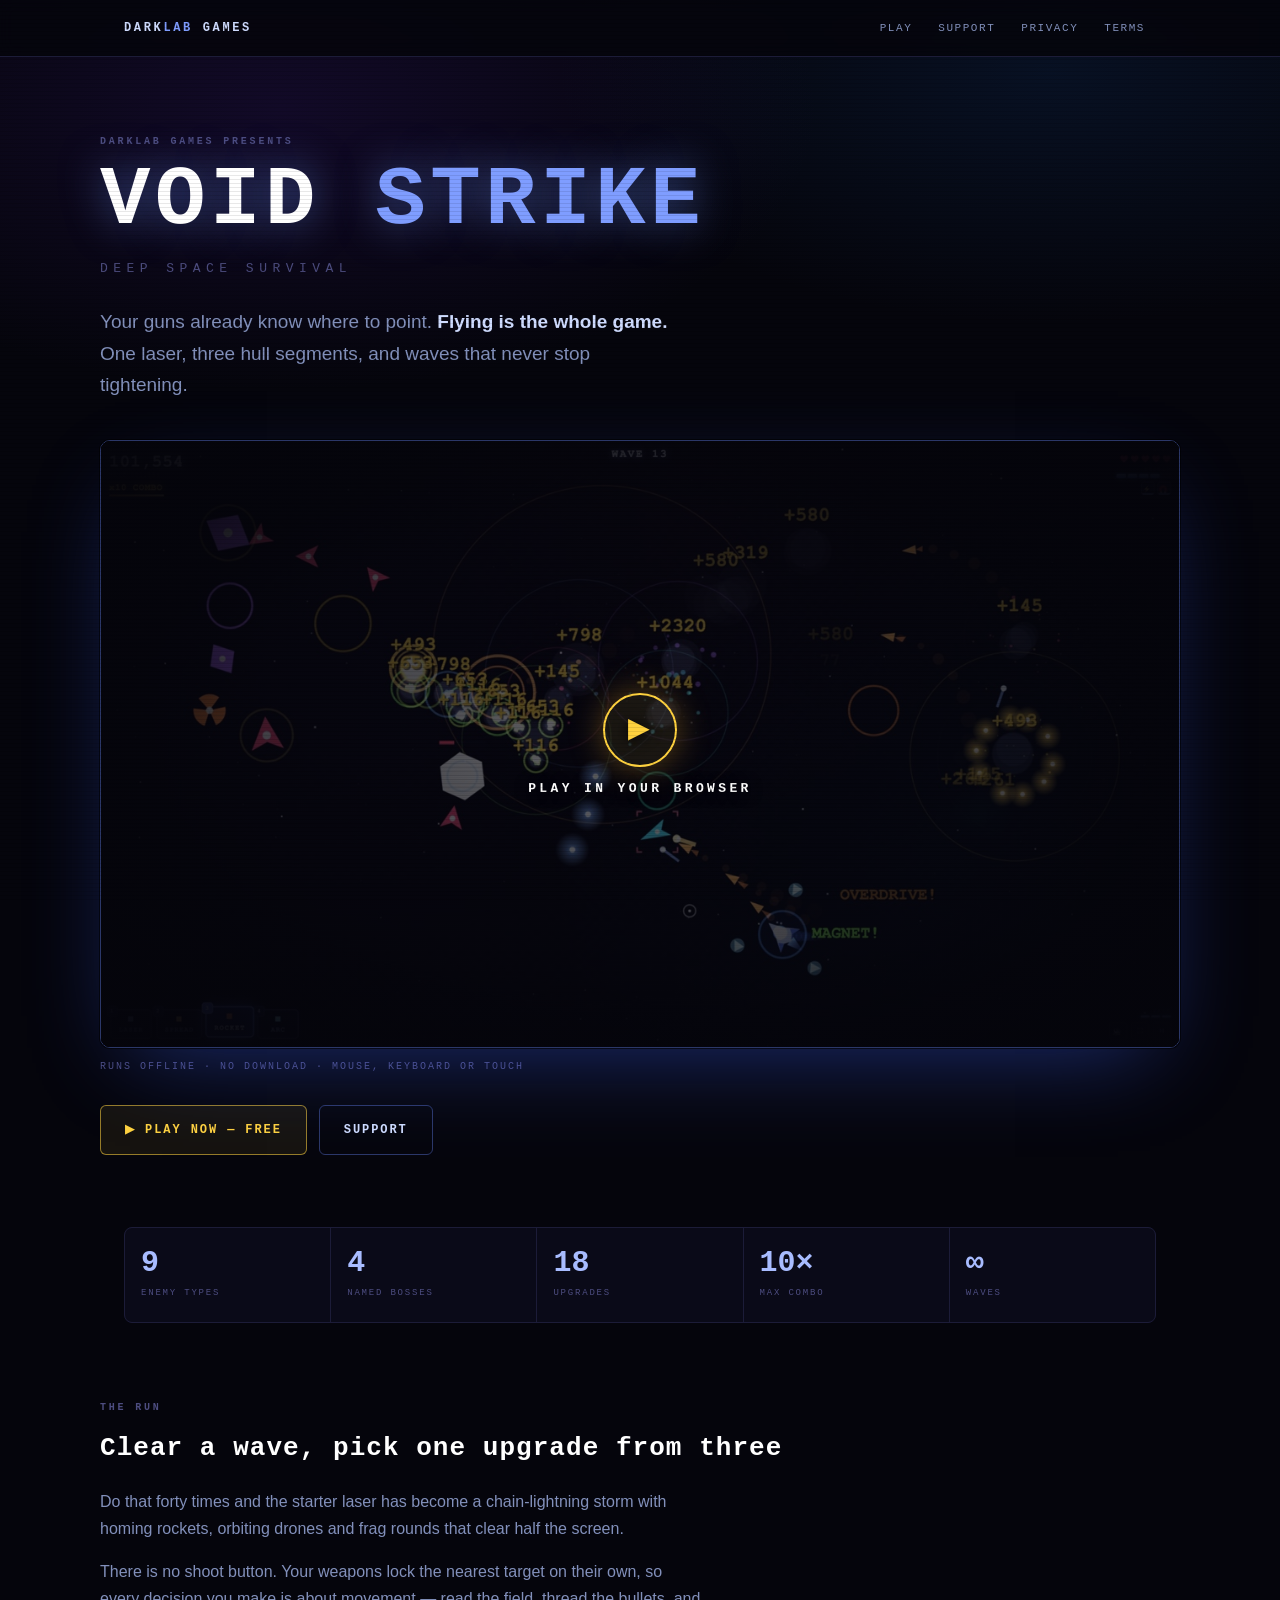
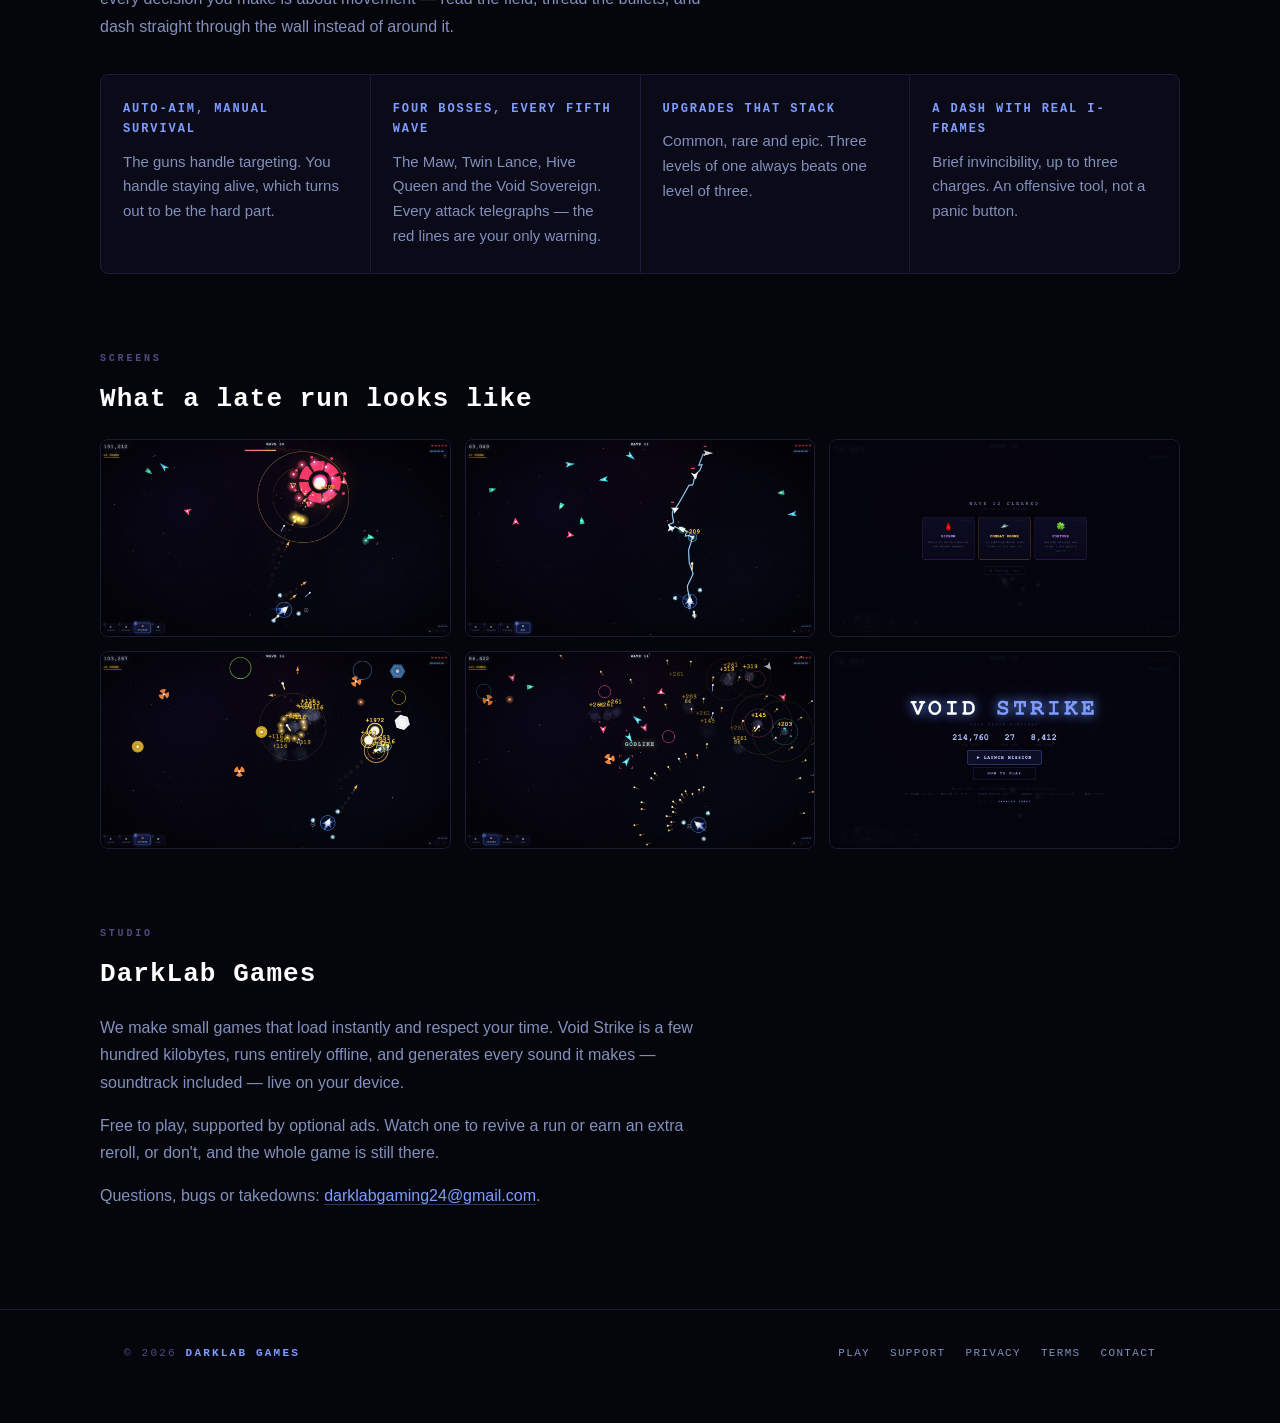
<file: index.html>
<!DOCTYPE html>
<html lang="en">
<head>
<meta charset="UTF-8">
<meta name="viewport" content="width=device-width,initial-scale=1">
<title>Void Strike — DarkLab Games</title>
<meta name="description" content="Your guns aim themselves. Flying is the skill. An endless twin-stick space survival shooter from DarkLab Games. Free on Android and in your browser.">
<meta name="theme-color" content="#05050c">
<link rel="icon" href="assets/icon-256.png">
<link rel="apple-touch-icon" href="assets/icon-256.png">
<meta property="og:title" content="Void Strike — DarkLab Games">
<meta property="og:description" content="Your guns aim themselves. Flying is the skill. Endless space survival.">
<meta property="og:image" content="assets/feature.png">
<meta property="og:type" content="website">
<meta name="twitter:card" content="summary_large_image">
<link rel="stylesheet" href="assets/style.css">
</head>
<body>

<header class="bar">
  <div class="wrap">
    <a class="brand" href="./">DARK<b>LAB</b> GAMES</a>
    <nav>
      <a href="play/">Play</a>
      <a href="support.html">Support</a>
      <a href="privacy.html">Privacy</a>
      <a href="terms.html">Terms</a>
    </nav>
  </div>
</header>

<main>
  <section class="hero wrap">
    <p class="lab">DarkLab Games presents</p>
    <h1 class="title">VOID <span>STRIKE</span></h1>
    <p class="tagline">Deep space survival</p>

    <p class="pitch">
      Your guns already know where to point. <strong>Flying is the whole game.</strong>
      One laser, three hull segments, and waves that never stop tightening.
    </p>

    <div class="crt" id="screen">
      <img src="assets/01-hero-chaos.jpg" alt="Void Strike gameplay: the player ship threading enemy fire at wave 13 with a 10x combo" width="1280" height="720">
      <button class="crt-play" id="playBtn" type="button" aria-label="Play Void Strike in your browser">
        <span class="disc" aria-hidden="true">▶</span>
        Play in your browser
      </button>
    </div>
    <p class="crt-note">Runs offline · No download · Mouse, keyboard or touch</p>

    <div class="actions">
      <a class="btn btn-primary" href="play/">▶ Play now — free</a>
      <a class="btn" href="support.html">Support</a>
    </div>
  </section>

  <section class="wrap">
    <div class="stats">
      <div class="stat"><div class="v">9</div><div class="k">Enemy types</div></div>
      <div class="stat"><div class="v">4</div><div class="k">Named bosses</div></div>
      <div class="stat"><div class="v">18</div><div class="k">Upgrades</div></div>
      <div class="stat"><div class="v">10&times;</div><div class="k">Max combo</div></div>
      <div class="stat"><div class="v">&infin;</div><div class="k">Waves</div></div>
    </div>
  </section>

  <section class="section wrap">
    <p class="lab">The run</p>
    <h2 class="h2">Clear a wave, pick one upgrade from three</h2>
    <div class="body-copy">
      <p>
        Do that forty times and the starter laser has become a chain-lightning storm
        with homing rockets, orbiting drones and frag rounds that clear half the screen.
      </p>
      <p>
        There is no shoot button. Your weapons lock the nearest target on their own, so
        every decision you make is about movement — read the field, thread the bullets,
        and dash straight through the wall instead of around it.
      </p>
    </div>

    <ul class="feats" style="margin-top:34px">
      <li>
        <h3>Auto-aim, manual survival</h3>
        <p>The guns handle targeting. You handle staying alive, which turns out to be the hard part.</p>
      </li>
      <li>
        <h3>Four bosses, every fifth wave</h3>
        <p>The Maw, Twin Lance, Hive Queen and the Void Sovereign. Every attack telegraphs — the red lines are your only warning.</p>
      </li>
      <li>
        <h3>Upgrades that stack</h3>
        <p>Common, rare and epic. Three levels of one always beats one level of three.</p>
      </li>
      <li>
        <h3>A dash with real i-frames</h3>
        <p>Brief invincibility, up to three charges. An offensive tool, not a panic button.</p>
      </li>
    </ul>
  </section>

  <section class="section wrap">
    <p class="lab">Screens</p>
    <h2 class="h2">What a late run looks like</h2>
    <div class="shots">
      <img src="assets/02-boss-void-sovereign.jpg" alt="The Void Sovereign boss at wave 20, mid bullet pattern" loading="lazy" width="1280" height="720">
      <img src="assets/03-arc-cannon-chain.jpg" alt="Arc cannon chaining lightning between six enemies" loading="lazy" width="1280" height="720">
      <img src="assets/07-upgrade-choice.jpg" alt="The upgrade screen offering three cards after clearing wave 12" loading="lazy" width="1280" height="720">
      <img src="assets/04-rockets-frag-drones.jpg" alt="Homing rockets and frag rounds detonating across a wave of tanks" loading="lazy" width="1280" height="720">
      <img src="assets/05-streak-godlike.jpg" alt="The GODLIKE kill-streak callout on a sixty kill combo" loading="lazy" width="1280" height="720">
      <img src="assets/08-title-screen.jpg" alt="The Void Strike title screen showing best score, best wave and total kills" loading="lazy" width="1280" height="720">
    </div>
  </section>

  <section class="section wrap">
    <p class="lab">Studio</p>
    <h2 class="h2">DarkLab Games</h2>
    <div class="body-copy">
      <p>
        We make small games that load instantly and respect your time. Void Strike is a
        few hundred kilobytes, runs entirely offline, and generates every sound it makes
        — soundtrack included — live on your device.
      </p>
      <p>
        Free to play, supported by optional ads. Watch one to revive a run or earn an
        extra reroll, or don't, and the whole game is still there.
      </p>
      <p>
        Questions, bugs or takedowns: <a href="mailto:darklabgaming24@gmail.com">darklabgaming24@gmail.com</a>.
      </p>
    </div>
  </section>
</main>

<footer class="foot">
  <div class="wrap">
    <div class="sig">&copy; 2026 <b>DarkLab Games</b></div>
    <nav>
      <a href="play/">Play</a>
      <a href="support.html">Support</a>
      <a href="privacy.html">Privacy</a>
      <a href="terms.html">Terms</a>
      <a href="mailto:darklabgaming24@gmail.com">Contact</a>
    </nav>
  </div>
</footer>

<script>
/* Click-to-play: the poster carries the hero until the visitor asks for the
   game, so the page stays light and nothing autoplays audio. */
document.getElementById('playBtn').addEventListener('click', function () {
  var screen = document.getElementById('screen');
  var frame = document.createElement('iframe');
  frame.src = 'play/index.html';
  frame.title = 'Void Strike';
  frame.allow = 'autoplay; fullscreen';
  frame.setAttribute('allowfullscreen', '');
  screen.innerHTML = '';
  screen.appendChild(frame);
  frame.focus();
});
</script>

</body>
</html>
</file>
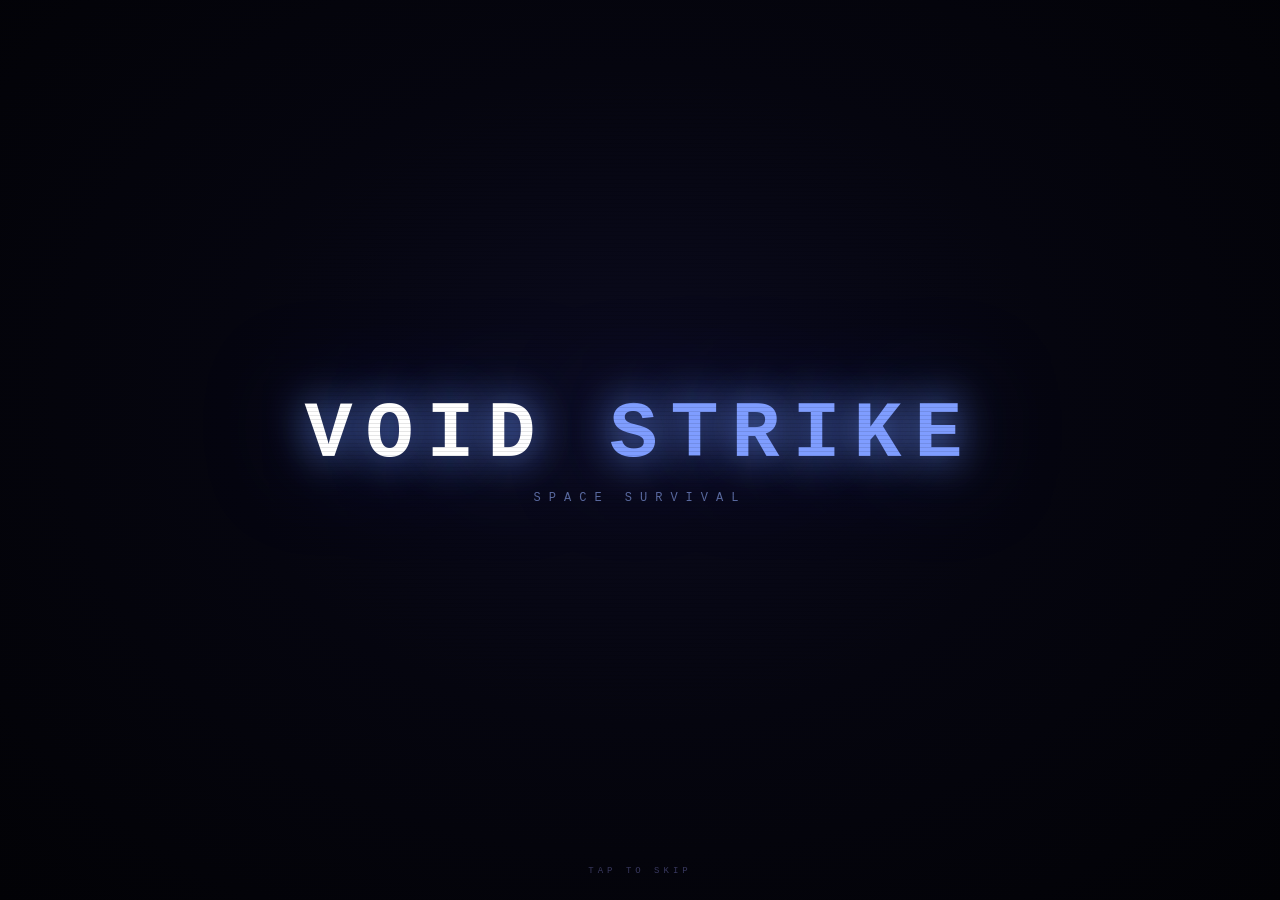
<file: play/index.html>
<!DOCTYPE html>
<html lang="en">
<head>
<meta charset="UTF-8">
<meta name="viewport" content="width=device-width,initial-scale=1.0,maximum-scale=1.0,user-scalable=no,viewport-fit=cover">
<meta name="theme-color" content="#05050c">
<meta name="description" content="VOID STRIKE — a fast, juicy twin-stick space shooter. Survive endless waves, stack absurd upgrades, melt bosses.">
<title>VOID STRIKE</title>
<style>
*{margin:0;padding:0;box-sizing:border-box;-webkit-tap-highlight-color:transparent;}
html,body{width:100%;height:100%;overflow:hidden;background:#03030a;}
body{display:flex;align-items:center;justify-content:center;
  font-family:'Courier New',ui-monospace,monospace;color:#fff;
  user-select:none;-webkit-user-select:none;touch-action:none;}

/* ---------- shell ---------- */
#wrap{position:relative;width:100vw;height:100vh;overflow:hidden;background:#05050c;}
canvas{display:block;width:100%;height:100%;}
#wrap.hidecursor canvas{cursor:none;}
#scan{position:absolute;inset:0;pointer-events:none;z-index:5;
  background:repeating-linear-gradient(0deg,rgba(0,0,0,.22) 0px,rgba(0,0,0,.22) 1px,transparent 1px,transparent 4px);
  opacity:.5;}
#vig{position:absolute;inset:0;pointer-events:none;z-index:5;
  background:radial-gradient(ellipse at center,transparent 55%,rgba(0,0,0,.55) 100%);}
#dmgFlash{position:absolute;inset:0;pointer-events:none;z-index:6;opacity:0;
  background:radial-gradient(ellipse at center,transparent 40%,rgba(255,40,70,.55) 100%);transition:opacity .18s;}

/* ---------- HUD ---------- */
#hud{position:absolute;inset:0;pointer-events:none;z-index:4;font-size:12px;}
.lab{font-size:9px;color:#4d4d80;letter-spacing:2.5px;text-transform:uppercase;}
/* Safe-area insets: on a notched/gesture-bar phone the four HUD anchors would
   otherwise sit under the cutout or the navigation pill. env() is 0 everywhere
   else, so the desktop/web build is byte-for-byte unaffected. */
#hTL{position:absolute;top:calc(12px + env(safe-area-inset-top));left:calc(14px + env(safe-area-inset-left));}
#score{font-size:30px;font-weight:900;letter-spacing:1px;line-height:1;
  text-shadow:0 0 16px rgba(130,160,255,.9);font-variant-numeric:tabular-nums;}
#score.pop{animation:pop .18s ease-out;}
@keyframes pop{0%{transform:scale(1.28);color:#ffe27a}100%{transform:scale(1)}}
#best{font-size:11px;color:#3d3d6b;letter-spacing:1px;margin-top:2px;}
#comboWrap{margin-top:8px;opacity:0;transition:opacity .2s;}
#comboWrap.on{opacity:1;}
#comboTxt{font-size:16px;font-weight:900;color:#ffd23f;letter-spacing:1px;
  text-shadow:0 0 14px rgba(255,200,50,.9);}
#comboBar{width:98px;height:3px;background:#231a10;border-radius:2px;overflow:hidden;margin-top:3px;}
#comboFill{height:100%;width:100%;background:linear-gradient(90deg,#ff8c1a,#ffe27a);}

#hTC{position:absolute;top:calc(12px + env(safe-area-inset-top));left:50%;transform:translateX(-50%);text-align:center;width:340px;}
#waveNum{font-size:19px;font-weight:900;letter-spacing:3px;text-shadow:0 0 12px rgba(120,150,255,.7);}
#bossWrap{margin-top:5px;opacity:0;transition:opacity .3s;}
#bossWrap.on{opacity:1;}
#bossName{font-size:9px;letter-spacing:3px;color:#ff7a55;margin-bottom:3px;}
#bossBar{width:320px;height:9px;background:#1a0d14;border:1px solid #43202c;position:relative;overflow:hidden;}
#bossFill{height:100%;width:100%;background:linear-gradient(90deg,#ff3b3b,#ff9a3b);transition:width .12s linear;}
#bossGhost{position:absolute;top:0;left:0;height:100%;width:100%;background:rgba(255,255,255,.35);transition:width .5s ease-out .18s;}

#hTR{position:absolute;top:calc(12px + env(safe-area-inset-top));right:calc(14px + env(safe-area-inset-right));text-align:right;}
#lives{display:flex;gap:4px;justify-content:flex-end;margin-top:3px;}
#shieldRow{margin-top:6px;display:none;}
#shieldRow.on{display:block;}
#shieldPips{display:flex;gap:3px;justify-content:flex-end;margin-top:3px;}
.spip{width:17px;height:7px;border-radius:2px;background:#101026;border:1px solid #22224a;transition:all .12s;}
.spip.on{background:linear-gradient(180deg,#a8dcff,#2f6bff);border-color:#6fa8ff;box-shadow:0 0 9px rgba(90,160,255,.85);}
.spip.brk{animation:brk .4s ease-out;}
@keyframes brk{0%{transform:scaleX(1.5);background:#fff}100%{transform:scaleX(1)}}
#buffs{display:flex;gap:5px;justify-content:flex-end;margin-top:7px;}
.buff{font-size:14px;width:24px;height:24px;display:flex;align-items:center;justify-content:center;
  border:1px solid #3a4a8a;border-radius:5px;background:rgba(20,25,60,.7);position:relative;overflow:hidden;}
.buff i{position:absolute;bottom:0;left:0;height:2px;background:#7fa8ff;}

#hBL{position:absolute;bottom:calc(14px + env(safe-area-inset-bottom));left:calc(16px + env(safe-area-inset-left));display:flex;gap:8px;align-items:flex-end;pointer-events:auto;cursor:pointer;}
.wslot{position:relative;padding:9px 13px 8px;border:2px solid #2c2c58;border-radius:7px;font-size:12px;
  font-weight:bold;letter-spacing:1.5px;color:#7b8ac4;background:rgba(12,14,34,.85);line-height:1;
  transition:transform .13s,border-color .13s,box-shadow .13s,color .13s;text-align:center;min-width:74px;}
.wslot .ic{font-size:15px;display:block;margin-bottom:5px;line-height:1;}
.wslot .k{position:absolute;top:-8px;left:-8px;width:19px;height:19px;border-radius:5px;background:#181a3a;
  border:1px solid #34376b;color:#98a6e0;font-size:10px;display:flex;align-items:center;justify-content:center;}
.wslot.on{border-color:#6f8dff;color:#fff;background:rgba(70,100,255,.3);
  box-shadow:0 0 22px rgba(90,130,255,.6),inset 0 0 16px rgba(90,130,255,.22);transform:translateY(-4px) scale(1.06);}
.wslot.on .k{background:#5f7dff;border-color:#9fb4ff;color:#fff;}
.wslot.lock{opacity:.3;filter:grayscale(1);}
.wslot.fresh{animation:fresh .7s ease-out 2;}
@keyframes fresh{0%,100%{box-shadow:0 0 22px rgba(90,130,255,.6)}50%{box-shadow:0 0 34px rgba(255,210,63,1);border-color:#ffd23f}}

#hBR{position:absolute;bottom:calc(12px + env(safe-area-inset-bottom));right:calc(14px + env(safe-area-inset-right));display:flex;gap:7px;pointer-events:auto;}
.ibtn{width:32px;height:32px;border:1px solid #26264d;border-radius:6px;background:rgba(10,10,26,.65);
  color:#6a7ac0;font-size:14px;display:flex;align-items:center;justify-content:center;cursor:pointer;transition:all .15s;}
.ibtn:hover{border-color:#5f7dff;color:#c3d2ff;background:rgba(70,100,255,.18);}
#dashPip{position:absolute;bottom:calc(52px + env(safe-area-inset-bottom));right:calc(14px + env(safe-area-inset-right));font-size:9px;letter-spacing:2px;color:#4d4d80;text-align:right;}
#dashPips{display:flex;gap:3px;justify-content:flex-end;margin-top:3px;}
.pip{width:16px;height:4px;border-radius:2px;background:#1b1b38;}
.pip.on{background:#6f9bff;box-shadow:0 0 8px rgba(110,155,255,.8);}

/* ---------- banners ---------- */
#banner{position:absolute;top:31%;left:50%;transform:translate(-50%,-50%);text-align:center;
  pointer-events:none;z-index:4;opacity:0;transition:opacity .35s,transform .35s;}
#banner.on{opacity:1;}
#bTitle{font-size:clamp(30px,6.4vw,60px);font-weight:900;letter-spacing:8px;
  text-shadow:0 0 34px rgba(110,150,255,.95);}
#bSub{font-size:clamp(9px,1.5vw,13px);letter-spacing:5px;color:#7391c9;margin-top:6px;}
#streak{position:absolute;top:47%;left:50%;transform:translate(-50%,-50%);z-index:4;pointer-events:none;
  font-size:clamp(18px,3.4vw,30px);font-weight:900;letter-spacing:5px;opacity:0;color:#ffcb3d;
  text-shadow:0 0 26px rgba(255,180,40,.9);}
#streak.go{animation:streakA .95s ease-out;}
@keyframes streakA{0%{opacity:0;transform:translate(-50%,-50%) scale(.5)}
  22%{opacity:1;transform:translate(-50%,-50%) scale(1.1)}
  70%{opacity:1;transform:translate(-50%,-50%) scale(1)}
  100%{opacity:0;transform:translate(-50%,-50%) scale(1.35)}}

/* ---------- tutorial ---------- */
#tut{position:absolute;left:50%;bottom:96px;transform:translate(-50%,14px);z-index:4;pointer-events:none;
  width:min(560px,86vw);text-align:center;padding:12px 18px 13px;border:1px solid #2b3768;border-radius:9px;
  background:rgba(8,10,26,.88);box-shadow:0 0 34px rgba(40,70,180,.28);
  opacity:0;transition:opacity .25s,transform .25s;}
#tut.on{opacity:1;transform:translate(-50%,0);}
#tutStep{font-size:8px;letter-spacing:3px;color:#4d5a90;text-transform:uppercase;}
#tutMsg{font-size:clamp(12px,2vw,16px);font-weight:900;letter-spacing:3px;color:#cfdcff;margin:5px 0 5px;
  text-shadow:0 0 16px rgba(110,150,255,.7);}
#tutMsg.done{color:#9fe8a0;text-shadow:0 0 16px rgba(90,230,120,.7);}
#tutSub{font-size:clamp(8px,1.25vw,11px);line-height:1.75;color:#7e8db5;letter-spacing:.5px;}
#tutBar{width:100%;height:2px;background:#161a34;margin-top:9px;border-radius:2px;overflow:hidden;}
#tutBar i{display:block;height:100%;width:0%;background:linear-gradient(90deg,#4f6fe0,#8fd0ff);transition:width .25s;}
body.touch #tut{bottom:150px;}

/* ---------- overlays ---------- */
/* justify-content:center would clip the top of an over-tall panel and make it
   unscrollable, so the panel is centred with auto margins instead. */
.ov{position:absolute;inset:0;z-index:10;display:none;flex-direction:column;align-items:center;justify-content:flex-start;
  background:rgba(4,4,12,.93);backdrop-filter:blur(3px);text-align:center;
  padding:calc(16px + env(safe-area-inset-top)) calc(16px + env(safe-area-inset-right))
          calc(16px + env(safe-area-inset-bottom)) calc(16px + env(safe-area-inset-left));
  overflow-y:auto;overscroll-behavior:contain;}
.ov.on{display:flex;animation:fade .28s ease-out;}
.ov.on>*{flex-shrink:0;}
.ov.on>*:first-child{margin-top:auto;}
.ov.on>*:last-child{margin-bottom:auto;}
@keyframes fade{from{opacity:0}to{opacity:1}}
.title{font-size:clamp(38px,8.6vw,84px);font-weight:900;letter-spacing:clamp(4px,1.3vw,12px);line-height:1;
  text-shadow:0 0 40px rgba(110,150,255,1),0 0 90px rgba(90,120,255,.45);}
.title span{color:#7f9dff;}
.sub{font-size:clamp(8px,1.4vw,12px);letter-spacing:6px;color:#4a4a78;margin-top:10px;}
.btn{background:transparent;border:1px solid #3f4fbb;color:#93a6ff;font-family:inherit;font-weight:bold;
  font-size:clamp(11px,1.5vw,14px);letter-spacing:3px;padding:13px 34px;cursor:pointer;border-radius:4px;
  transition:all .16s;margin-top:10px;min-width:230px;}
.btn:hover,.btn:focus-visible{background:rgba(70,95,220,.22);border-color:#7f95ff;color:#dbe4ff;
  box-shadow:0 0 24px rgba(90,130,255,.35);outline:none;transform:translateY(-1px);}
.btn.p{border-color:#5f74ff;color:#c3d2ff;background:rgba(70,95,220,.13);font-size:clamp(12px,1.7vw,16px);padding:15px 34px;}
/* rewarded-ad buttons read gold, never blue — an opt-in offer must not be
   mistakable for the primary action next to it */
.btn.rw{border-color:#a97a1e;color:#ffc85f;background:rgba(180,120,20,.12);}
.btn.rw:hover,.btn.rw:focus-visible{background:rgba(200,140,30,.22);border-color:#ffb03a;color:#ffe0a0;
  box-shadow:0 0 24px rgba(255,160,40,.3);}
.btn.rw:disabled{opacity:.4;cursor:default;}
.hint{font-size:10px;letter-spacing:2px;color:#2f2f52;margin-top:26px;line-height:1.9;}
.byline{font-size:9px;letter-spacing:4px;color:#3a3a63;margin-top:14px;}
.byline b{color:#7f9dff;font-weight:900;letter-spacing:4px;}
.stats{display:flex;gap:clamp(16px,4vw,46px);margin:22px 0 6px;}
.st{text-align:center;}
.stn{font-size:clamp(20px,3.4vw,32px);font-weight:900;color:#a8bcff;font-variant-numeric:tabular-nums;}
.stl{font-size:8px;letter-spacing:2px;color:#3f3f68;margin-top:3px;}
.rec{color:#ffd23f;font-size:11px;letter-spacing:4px;margin-top:4px;animation:blink 1s infinite;}
@keyframes blink{50%{opacity:.35}}

/* upgrade screen */
#upTitle{font-size:clamp(13px,2.2vw,17px);letter-spacing:7px;color:#8fa6df;}
#upSub{font-size:10px;letter-spacing:3px;color:#3b3b63;margin:6px 0 22px;}
#cards{display:flex;gap:clamp(8px,1.6vw,16px);flex-wrap:wrap;justify-content:center;}
.card{background:linear-gradient(180deg,#0d0d20,#08081a);border:1px solid #262649;border-radius:9px;
  padding:clamp(12px,2.4vw,22px) clamp(10px,1.8vw,18px);width:clamp(130px,21vw,190px);cursor:pointer;
  transition:transform .16s,border-color .16s,box-shadow .16s;position:relative;overflow:hidden;}
.card:hover{transform:translateY(-6px);}
.card .ci{font-size:clamp(22px,4vw,32px);line-height:1;margin-bottom:9px;}
.card .cn{font-size:clamp(10px,1.5vw,13px);font-weight:900;letter-spacing:1px;margin-bottom:7px;}
.card .cd{font-size:clamp(8px,1.15vw,10px);color:#5c6b8a;line-height:1.65;letter-spacing:.4px;}
.card .clv{position:absolute;top:7px;right:9px;font-size:8px;letter-spacing:1px;color:#4a4a75;}
.card .ck{position:absolute;top:7px;left:9px;font-size:9px;color:#33335a;}
.card.r1{border-color:#2c3f7a;} .card.r1 .cn{color:#8fb4ff;}
.card.r1:hover{border-color:#5f8cff;box-shadow:0 10px 34px rgba(60,110,255,.28);}
.card.r2{border-color:#4a2c7a;} .card.r2 .cn{color:#c68fff;}
.card.r2:hover{border-color:#a35fff;box-shadow:0 10px 34px rgba(150,60,255,.3);}
.card.r3{border-color:#7a5a1e;} .card.r3 .cn{color:#ffc85f;}
.card.r3:hover{border-color:#ffb03a;box-shadow:0 10px 34px rgba(255,160,40,.3);}
#reroll{margin-top:24px;font-size:10px;letter-spacing:3px;color:#4d5a80;border:1px solid #232346;
  padding:9px 20px;border-radius:4px;cursor:pointer;background:transparent;font-family:inherit;transition:all .15s;}
#reroll:hover:not(:disabled){border-color:#5f7dff;color:#b9c8ff;}
#reroll:disabled{opacity:.3;cursor:default;}

/* how to play */
.panel{max-width:660px;width:100%;text-align:left;}
.krow{display:flex;align-items:center;gap:10px;margin:7px 0;font-size:clamp(9px,1.4vw,12px);color:#7e8db5;letter-spacing:1px;}
.krow .kt{flex:1;min-width:0;line-height:1.65;}   /* one flex item, so long text wraps as a block */
.key{display:inline-flex;align-items:center;justify-content:center;min-width:34px;padding:5px 8px;border:1px solid #2f2f5c;
  border-radius:4px;background:#0c0c1e;color:#aebbff;font-size:10px;font-weight:bold;letter-spacing:1px;white-space:nowrap;}
.h2{font-size:12px;letter-spacing:5px;color:#8fa6df;margin:18px 0 9px;border-bottom:1px solid #1c1c38;padding-bottom:7px;}
.tips{font-size:clamp(9px,1.3vw,11px);color:#5c6b8a;line-height:2;letter-spacing:.6px;}

/* mobile */
#touchUI{display:none;position:absolute;inset:0;z-index:3;pointer-events:none;}
.tbtn{position:absolute;border-radius:50%;border:1px solid rgba(120,150,255,.34);
  background:rgba(30,45,110,.24);display:flex;align-items:center;justify-content:center;
  font-size:10px;letter-spacing:1px;color:rgba(190,210,255,.75);pointer-events:auto;}
/* right-thumb stack, bottom-up: HUD icons · dash · weapon swap — none overlapping */
#tDash{right:calc(16px + env(safe-area-inset-right));bottom:calc(76px + env(safe-area-inset-bottom));width:74px;height:74px;font-size:11px;}
#tSwap{right:calc(26px + env(safe-area-inset-right));bottom:calc(162px + env(safe-area-inset-bottom));width:54px;height:54px;font-size:9px;}
#tDash.cd{opacity:.3;}
body.touch #touchUI{display:block;}
/* informational only on touch — a tap here must start the joystick, not switch guns */
body.touch #hBL{pointer-events:none;transform:scale(.82);transform-origin:bottom left;}
body.touch #hBR .ibtn{width:38px;height:38px;font-size:16px;}
body.touch #dashPip{display:none;}
body.touch .hint:not(.mob){display:none;}
.hint.mob{display:none;}
body.touch .hint.mob{display:block;color:#39395f;}
/* HOW TO PLAY ships two panels — the touch one replaces the keyboard one wholesale.
   Both carry auto margins of their own: with two children, :first-child /
   :last-child would hand the centring trick to the hidden one. */
#howMob{display:none;}
body.touch #howDesk{display:none;}
body.touch #howMob{display:block;}
#ovHow .panel{margin-top:auto;margin-bottom:auto;}
#toast{position:absolute;left:50%;transform:translate(-50%,10px);z-index:20;pointer-events:none;
  bottom:calc(46px + env(safe-area-inset-bottom));padding:10px 20px;border-radius:6px;
  background:rgba(8,10,26,.95);border:1px solid #2b3768;color:#cfdcff;
  font-size:11px;letter-spacing:2px;white-space:nowrap;
  opacity:0;transition:opacity .2s,transform .2s;}
#toast.on{opacity:1;transform:translate(-50%,0);}
@media(max-width:720px){#hTC{width:200px}#bossBar{width:190px}#score{font-size:22px}.buff{width:20px;height:20px;font-size:11px}}
@media(pointer:coarse){body.nohover .btn:hover{transform:none;}}

/* ---------- boot splash: studio ident -> title card ----------
   Purely cosmetic and fully skippable. Nothing downstream waits on it, so a
   stall in here can never keep the player out of the game. */
#boot{position:absolute;inset:0;z-index:60;overflow:hidden;background-color:#03030a;
  background-image:radial-gradient(ellipse at 50% 44%,#0b0b1e 0%,#05050f 46%,#020206 100%);
  transition:opacity .5s ease-in;}
#boot.gone{opacity:0;pointer-events:none;}
/* An overlay carries backdrop-filter, and Chromium lets a backdrop-filter
   sample through an OPAQUE element stacked above it — the menu double-exposes
   straight over the title card. Keep the overlays out of the paint entirely
   while the splash is solid, and drop the filter for the half-second it fades. */
body.booting .ov{visibility:hidden;}
body.bootfade .ov{backdrop-filter:none;-webkit-backdrop-filter:none;}
#boot::after{content:'';position:absolute;inset:0;pointer-events:none;opacity:.45;
  background:repeating-linear-gradient(0deg,rgba(0,0,0,.22) 0px,rgba(0,0,0,.22) 1px,transparent 1px,transparent 4px);}
.bstage{position:absolute;inset:0;display:flex;flex-direction:column;
  align-items:center;justify-content:center;padding:20px;text-align:center;}
#bS1{animation:bOut .42s ease-in 2.05s both;}

#bLogoWrap{position:relative;opacity:0;transform:scale(.86);
  animation:bLogoIn .8s cubic-bezier(.16,.9,.25,1) .12s forwards;}
#bLogoWrap::before{content:'';position:absolute;inset:-18%;border-radius:50%;pointer-events:none;
  background:radial-gradient(circle,rgba(80,232,220,.22),rgba(150,80,255,.11) 44%,transparent 70%);
  opacity:0;animation:bBloom 1.6s ease-out .4s forwards;}
#bLogo{--s:min(50vw,32vh,216px);position:relative;width:var(--s);height:var(--s);
  border-radius:23%;overflow:hidden;border:1px solid rgba(122,216,226,.30);
  box-shadow:0 22px 64px rgba(0,0,0,.85),0 0 46px rgba(70,200,210,.10);}
#bLogo img{display:block;width:100%;height:100%;}
#bRule{width:0;height:1px;margin-top:24px;
  background:linear-gradient(90deg,transparent,rgba(126,216,226,.8),transparent);
  animation:bRule .75s ease-out .72s forwards;}
#bPresents{margin-top:15px;font-size:clamp(8px,2vw,10px);letter-spacing:clamp(5px,1.9vw,9px);
  color:#6d80a8;opacity:0;animation:bUp .55s ease-out 1.02s forwards;}

#bTitle{--ls:clamp(4px,1.4vw,13px);font-size:clamp(34px,8.6vw,80px);font-weight:900;
  line-height:1;letter-spacing:var(--ls);color:#fff;opacity:0;
  text-shadow:0 0 42px rgba(110,150,255,1),0 0 100px rgba(90,120,255,.5);
  animation:bTitleIn .8s cubic-bezier(.16,.9,.25,1) 2.4s forwards;}
#bTitle span{color:#7f9dff;}
#bTag{margin-top:16px;font-size:clamp(9px,1.9vw,12px);letter-spacing:clamp(4px,1.7vw,8px);
  color:#5a6aa0;opacity:0;animation:bUp .55s ease-out 2.94s forwards;}
#bSkip{position:absolute;left:0;right:0;bottom:calc(24px + env(safe-area-inset-bottom));
  font-size:9px;letter-spacing:4px;color:#3a3a62;text-align:center;
  opacity:0;animation:bUp .6s ease-out 1.3s forwards;}

@keyframes bLogoIn{0%{opacity:0;transform:scale(.86)}100%{opacity:1;transform:scale(1)}}
@keyframes bBloom{0%{opacity:0;transform:scale(.7)}55%{opacity:1}100%{opacity:.55;transform:scale(1)}}
@keyframes bRule{to{width:min(64vw,290px)}}
@keyframes bUp{from{opacity:0;transform:translateY(7px)}to{opacity:1;transform:translateY(0)}}
@keyframes bOut{from{opacity:1;transform:scale(1)}to{opacity:0;transform:scale(1.05)}}
@keyframes bTitleIn{from{opacity:0;letter-spacing:calc(var(--ls) + 26px);filter:blur(9px)}
  to{opacity:1;letter-spacing:var(--ls);filter:blur(0)}}
/* Reduced motion: no ident crawl, just the title card held briefly. */
#boot.fast #bS1{display:none;}
#boot.fast #bTitle,#boot.fast #bTag{animation:none;opacity:1;}
</style>
</head>
<body class="booting">
<div id="wrap">
  <canvas id="cv"></canvas>
  <div id="vig"></div>
  <div id="scan"></div>
  <div id="dmgFlash"></div>

  <div id="hud">
    <div id="hTL">
      <div class="lab">score</div>
      <div id="score">0</div>
      <div id="best">BEST 0</div>
      <div id="comboWrap"><div id="comboTxt">x2</div><div id="comboBar"><div id="comboFill"></div></div></div>
    </div>
    <div id="hTC">
      <div id="waveNum">WAVE 1</div>
      <div id="bossWrap">
        <div id="bossName">BOSS</div>
        <div id="bossBar"><div id="bossGhost"></div><div id="bossFill"></div></div>
      </div>
    </div>
    <div id="hTR">
      <div class="lab">hull</div>
      <div id="lives"></div>
      <div id="shieldRow"><div class="lab">shield</div><div id="shieldPips"></div></div>
      <div id="buffs"></div>
    </div>
    <div id="hBL"></div>
    <div id="dashPip"><span class="lab">dash</span><div id="dashPips"></div></div>
    <div id="hBR">
      <div class="ibtn" id="bSound" title="Sound (M)">🔊</div>
      <div class="ibtn" id="bFull" title="Fullscreen (F)">⛶</div>
      <div class="ibtn" id="bPause" title="Pause (Esc)">⏸</div>
    </div>
  </div>

  <div id="banner"><div id="bTitle">WAVE 1</div><div id="bSub">PREPARE FOR COMBAT</div></div>
  <div id="streak"></div>

  <div id="tut">
    <div id="tutStep">TRAINING · STEP 1/8</div>
    <div id="tutMsg">FLY</div>
    <div id="tutSub"></div>
    <div id="tutBar"><i></i></div>
  </div>

  <div id="touchUI">
    <div class="tbtn" id="tDash">DASH</div>
    <div class="tbtn" id="tSwap">WPN</div>
  </div>

  <!-- MENU -->
  <div class="ov on" id="ovMenu">
    <div class="title">VOID <span>STRIKE</span></div>
    <div class="sub">DEEP SPACE SURVIVAL</div>
    <div class="stats" id="menuStats" style="display:none">
      <div class="st"><div class="stn" id="msScore">0</div><div class="stl">BEST SCORE</div></div>
      <div class="st"><div class="stn" id="msWave">0</div><div class="stl">BEST WAVE</div></div>
      <div class="st"><div class="stn" id="msKills">0</div><div class="stl">TOTAL KILLS</div></div>
    </div>
    <button class="btn p" id="btnPlay">▶ LAUNCH MISSION</button>
    <button class="btn" id="btnHow">HOW TO PLAY</button>
    <div class="hint">MOUSE ONLY · SHIP FOLLOWS CURSOR, GUNS AUTO-LOCK<br>OR <b>WASD</b> TO FLY + <b>MOUSE</b> TO AIM &nbsp;·&nbsp; <b>LEFT CLICK</b> DASH &nbsp;·&nbsp; <b>SPACE</b> FREE / LOCK CURSOR &nbsp;·&nbsp; <b>ESC</b> PAUSE</div>
    <div class="hint mob">LEFT THUMB STEERS &nbsp;·&nbsp; <b>DASH</b> DODGES &nbsp;·&nbsp; YOUR GUNS AIM THEMSELVES</div>
    <div class="byline">MADE BY <b>DARKLAB GAMES</b></div>
  </div>

  <!-- TUTORIAL PROMPT -->
  <div class="ov" id="ovTut">
    <div class="title" style="font-size:clamp(24px,5vw,46px)">FIRST <span>FLIGHT</span>?</div>
    <div class="sub">WAVE 1 CAN TEACH YOU THE ROPES</div>
    <div class="tips" style="max-width:460px;margin:20px 0 6px;text-align:center">
      Training runs as wave 1 — flying, dashing, loot, combos. The real run picks up from wave 2 either way.
    </div>
    <button class="btn p" id="btnTutYes">▶ YES, TRAIN ME</button>
    <button class="btn" id="btnTutNo">SKIP — I KNOW THE DRILL</button>
  </div>

  <!-- HOW TO -->
  <div class="ov" id="ovHow">
    <div class="panel" id="howDesk">
      <div class="h2" style="margin-top:0">CONTROLS — PICK EITHER, SWITCH ANY TIME</div>
      <div class="krow"><span class="key">MOUSE</span><span class="kt"><b style="color:#8fb4ff">Relaxed:</b>&nbsp; the ship flies to your cursor and your guns lock onto the nearest enemy automatically</span></div>
      <div class="krow"><span class="key">W A S D</span><span class="key">+ MOUSE</span><span class="kt"><b style="color:#8fb4ff">Precise:</b>&nbsp; fly with the keys, aim wherever you point. Full control of where the shots go</span></div>
      <div class="krow"><span class="key">LEFT CLICK</span><span class="kt"><b style="color:#8fb4ff">Dash</b> — brief invincibility, dodge straight through bullets</span></div>
      <div class="krow"><span class="key">SPACE</span><span class="kt"><b style="color:#8fb4ff">Free / lock the cursor.</b>&nbsp; A run holds your mouse inside the window so it can't slide onto another screen mid-fight. Tap SPACE to hand it back, tap SPACE again (or click the game) to lock it in again — the game keeps running either way</span></div>
      <div class="krow"><span class="key">1 2 3 4</span><span class="key">Q E</span><span class="key">WHEEL</span><span class="kt">switch weapons — you start with LASER and unlock the rest from upgrades</span></div>
      <div class="krow"><span class="key">ESC</span><span class="kt">pause &nbsp;·&nbsp; <b>P</b> pause &nbsp;·&nbsp; <b>M</b> mute &nbsp;·&nbsp; <b>F</b> fullscreen &nbsp;·&nbsp; <b>R</b> reroll upgrades &nbsp;·&nbsp; <b>1-3</b> pick a card &nbsp;·&nbsp; <b>ENTER</b> start / retry</span></div>
      <div class="krow" style="color:#5c6b8a"><span class="key">↩</span><span class="kt">While the cursor is locked, ESC hands the mouse back first — press it again to open the pause menu</span></div>
      <div class="krow"><span class="key">📱</span><span class="kt">on phones: left thumb steers, right thumb dashes — aiming is automatic</span></div>
      <div class="h2">THE RUN</div>
      <div class="tips">
        ▸ Clear a wave, pick <b style="color:#8fb4ff">ONE UPGRADE</b> from three. <b>1-3</b> picks, <b>R</b> rerolls.<br>
        ▸ <b style="color:#ff4d6d">HULL ♥</b> is your life. <b style="color:#8fd0ff">SHIELD ⬡</b> soaks hits first — it does NOT regrow on its own, refill it with ⬡ drops or the SIPHON upgrade.<br>
        ▸ Wrecks drop loot: <b style="color:#ffd23f">★</b> score · <b style="color:#4c9dff">⬡</b> shield · <b style="color:#ff4d6d">♥</b> hull · <b style="color:#ffa02e">⚡</b> overdrive · <b style="color:#8fd0ff">⏳</b> time warp · <b style="color:#7be04a">🧲</b> magnet · <b style="color:#ff5ec2">☢</b> screen nuke.<br>
        ▸ Every 5th wave is a <b style="color:#ff7a55">BOSS</b>. Learn the tells — red lines mean a shot is coming.
      </div>
      <div class="h2">SURVIVAL TIPS</div>
      <div class="tips">
        ▸ Chain kills fast to build a <b style="color:#ffd23f">COMBO</b> — up to 10× score and it powers your streak bonuses.<br>
        ▸ Dash has i-frames. Dash <i>through</i> bullet walls, not around them.<br>
        ▸ Pick upgrades that stack. Three levels of one beats one level of three.
      </div>
      <div style="text-align:center">
        <button class="btn" id="btnTrain">⚑ RUN TRAINING WAVE</button>
        <button class="btn" id="btnBack">◀ BACK</button>
      </div>
    </div>

    <div class="panel" id="howMob">
      <div class="h2" style="margin-top:0">CONTROLS — TWO THUMBS, NO FIRE BUTTON</div>
      <div class="krow"><span class="key">◀ LEFT</span><span class="kt"><b style="color:#8fb4ff">Steer.</b>&nbsp; Press anywhere on the left half of the screen — a stick appears under your thumb, wherever you put it. Drag to fly, lift off to stop. There is no fixed pad to hunt for</span></div>
      <div class="krow"><span class="key">DASH</span><span class="kt"><b style="color:#8fb4ff">Dodge.</b>&nbsp; The big button under your right thumb. Short, fast, and <b style="color:#8fd0ff">invincible while it lasts</b> — go straight through bullets, not around them. It dims while it recharges</span></div>
      <div class="krow"><span class="key">WPN</span><span class="kt">the small button above DASH cycles your weapons. You start with LASER and unlock the rest from upgrades</span></div>
      <div class="krow"><span class="key">AUTO</span><span class="kt"><b style="color:#8fb4ff">Never aim, never shoot.</b>&nbsp; Your guns lock onto the nearest enemy and fire on their own. All of the skill in this game is <i>where you fly</i></span></div>
      <div class="krow"><span class="key">TAP</span><span class="kt">between waves, tap a card to take that upgrade — or <b>↻ REROLL</b> for a fresh three</span></div>
      <div class="krow"><span class="key">⏸ 🔊</span><span class="kt">top right corner: pause and mute. <b>BACK</b> pauses a run; from the menu, press <b>BACK</b> twice to exit</span></div>
      <div class="h2">THE RUN</div>
      <div class="tips">
        ▸ Clear a wave, then take <b style="color:#8fb4ff">ONE UPGRADE</b> out of the three you are dealt.<br>
        ▸ <b style="color:#ff4d6d">HULL ♥</b> (top right) is your life. <b style="color:#8fd0ff">SHIELD ⬡</b> soaks hits first — it does NOT regrow on its own, refill it with ⬡ drops or the SIPHON upgrade.<br>
        ▸ Wrecks drop loot — fly over it to grab it: <b style="color:#ffd23f">★</b> score · <b style="color:#4c9dff">⬡</b> shield · <b style="color:#ff4d6d">♥</b> hull · <b style="color:#ffa02e">⚡</b> overdrive · <b style="color:#8fd0ff">⏳</b> time warp · <b style="color:#7be04a">🧲</b> magnet · <b style="color:#ff5ec2">☢</b> screen nuke.<br>
        ▸ Every 5th wave is a <b style="color:#ff7a55">BOSS</b>. Learn the tells — a red line means a shot is about to land there.
      </div>
      <div class="h2">PHONE TIPS</div>
      <div class="tips">
        ▸ <b>Keep the thumb moving.</b> Standing still is what ends runs — the swarm converges on wherever you stop.<br>
        ▸ Steer from the <b>far left edge</b> so your hand never sits on top of the fight.<br>
        ▸ Chain kills back to back for a <b style="color:#ffd23f">COMBO</b> — up to 10× score, and it feeds your streak bonuses.<br>
        ▸ Keep a dash in hand. A charge you are holding is an escape; a charge on cooldown is a hull segment.<br>
        ▸ Stack upgrades. Three levels of one beats one level of three.
      </div>
      <div style="text-align:center">
        <button class="btn" id="btnTrainM">⚑ RUN TRAINING WAVE</button>
        <button class="btn" id="btnBackM">◀ BACK</button>
      </div>
    </div>
  </div>

  <!-- UPGRADE -->
  <div class="ov" id="ovUp">
    <div id="upTitle">WAVE <span id="upWave">1</span> CLEARED</div>
    <div id="upSub">CHOOSE YOUR UPGRADE</div>
    <div id="cards"></div>
    <button id="reroll">↻ REROLL <span id="rrCount">(1)</span></button>
    <button class="btn rw" id="btnAdReroll" style="display:none;min-width:0;padding:9px 20px;font-size:11px">▶ WATCH AD — FREE REROLL</button>
  </div>

  <!-- PAUSE -->
  <div class="ov" id="ovPause">
    <div class="title" style="font-size:clamp(28px,6vw,54px)">PAUSED</div>
    <div class="stats">
      <div class="st"><div class="stn" id="pScore">0</div><div class="stl">SCORE</div></div>
      <div class="st"><div class="stn" id="pWave">1</div><div class="stl">WAVE</div></div>
      <div class="st"><div class="stn" id="pKills">0</div><div class="stl">KILLS</div></div>
    </div>
    <button class="btn p" id="btnResume">▶ RESUME</button>
    <button class="btn" id="btnShake">SCREEN SHAKE: FULL</button>
    <button class="btn" id="btnPrivacy" style="display:none">AD PRIVACY OPTIONS</button>
    <button class="btn" id="btnQuit">QUIT TO MENU</button>
  </div>

  <!-- GAME OVER -->
  <div class="ov" id="ovDead">
    <div class="title" style="font-size:clamp(30px,6.6vw,62px);text-shadow:0 0 40px rgba(255,70,90,.9)">GAME OVER</div>
    <div class="rec" id="newRec" style="display:none">◆ NEW RECORD ◆</div>
    <div class="stats">
      <div class="st"><div class="stn" id="dScore">0</div><div class="stl">SCORE</div></div>
      <div class="st"><div class="stn" id="dWave">1</div><div class="stl">WAVE REACHED</div></div>
      <div class="st"><div class="stn" id="dKills">0</div><div class="stl">KILLS</div></div>
      <div class="st"><div class="stn" id="dCombo">0</div><div class="stl">BEST COMBO</div></div>
    </div>
    <div class="sub" style="margin:0 0 6px" id="deadBest">BEST 0</div>
    <button class="btn rw" id="btnRevive" style="display:none">▶ WATCH AD — REVIVE</button>
    <button class="btn p" id="btnRetry">↻ PLAY AGAIN</button>
    <button class="btn" id="btnMenu">MAIN MENU</button>
  </div>

  <!-- BOOT SPLASH -->
  <div id="boot">
    <div class="bstage" id="bS1">
      <div id="bLogoWrap"><div id="bLogo"><img alt="DarkLab Games" src="[data-uri]"></div></div>
      <div id="bRule"></div>
      <div id="bPresents">PRESENTS</div>
    </div>
    <div class="bstage" id="bS2">
      <div id="bTitle">VOID <span>STRIKE</span></div>
      <div id="bTag">SPACE SURVIVAL</div>
    </div>
    <div id="bSkip">TAP TO SKIP</div>
  </div>
</div>

<script>
"use strict";
/* ══════════════════════════════════════════════════════════════════════════
   VOID STRIKE — arcade twin-stick survival shooter
   Single file, zero dependencies. Logical resolution 960x600 (16:10).
   ══════════════════════════════════════════════════════════════════════════ */

let W = 960, H = 600;              // logical size, recomputed from the viewport aspect in resize()
const cv = document.getElementById('cv');
const ctx = cv.getContext('2d', { alpha:false });

/* ── helpers ─────────────────────────────────────────────────────────── */
const rnd  = (a=1,b=0)=> b + Math.random()*(a-b);
const rint = n => (Math.random()*n)|0;
const pick = a => a[(Math.random()*a.length)|0];
const clamp= (v,a,b)=> v<a?a:(v>b?b:v);
const lerp = (a,b,t)=> a+(b-a)*t;
const TAU  = Math.PI*2;
function shuffle(a){ for(let i=a.length-1;i>0;i--){const j=rint(i+1);[a[i],a[j]]=[a[j],a[i]];} return a; }
const $ = id => document.getElementById(id);

/* ══ AD CONFIG ══════════════════════════════════════════════════════════
   Which ad IDs a build may use is decided by the build itself, not by a
   constant someone has to remember to flip.

     release  → games.darklab.voidstrike        → LIVE ids
     debug    → games.darklab.voidstrike.debug  → TEST ids   (applicationIdSuffix)

   So the debug APK can be tapped all day with no risk to the AdMob account,
   and the bundle uploaded to Play carries the real units. Set AD_MODE to
   'test' or 'live' only to force a one-off override.                     */
const AD_MODE = 'auto';                  // 'auto' | 'test' | 'live'

const TEST_IDS = {                       // Google's public test units
  interstitial: 'ca-app-pub-3940256099942544/1033173712',
  rewarded:     'ca-app-pub-3940256099942544/5224354917',
};
const LIVE_IDS = {                       // DarkLab Games — Void Strike (Android)
  interstitial: 'ca-app-pub-6241726601811917/8474770828',   // Interstitial-Retry
  rewarded:     'ca-app-pub-6241726601811917/1909362470',   // Rewarded-Revive
};
/* Both rewarded placements (revive and reroll) share one unit on purpose: the
   plugin's showRewardVideoAd() has no unit parameter, so only one rewarded ad
   can be held ready at a time. Splitting them would mean loading on tap and a
   multi-second wait on the most valuable button in the game. */
let AD_IDS = TEST_IDS;                   // resolved for real in Portal.ready()
let AD_TESTING = true;

/* ── native bridge ───────────────────────────────────────────────────────
   On Android (Capacitor) this drives the real AdMob SDK. In a plain browser
   every method degrades to the old no-op stub, so the same file still runs
   on itch / CrazyGames / a local file:// open with no ads and no errors.

   `adBusy` matters more than it looks: showing a fullscreen ad blurs the
   WebView, and the blur/visibilitychange handlers further down auto-pause the
   game. Without this flag the player closes an ad and lands on the pause menu
   instead of back in the run.                                            */
const Cap    = window.Capacitor;
const NATIVE = !!(Cap && Cap.isNativePlatform && Cap.isNativePlatform());
const AdMob  = NATIVE && Cap.Plugins ? Cap.Plugins.AdMob : null;
let adBusy = false;

const Portal = (()=>{
  let adsReady = false;                  // SDK up AND consent allows requests
  let interLoaded = false, rewardLoaded = false;
  let lastInterstitial = 0, runsThisSession = 0;
  const MIN_GAP_MS = 100000;             // never two interstitials inside ~100s
  const GRACE_RUNS = 2;                  // let a new player get hooked first

  async function loadInterstitial(){
    if(!AdMob || interLoaded) return;
    try{ await AdMob.prepareInterstitial({ adId:AD_IDS.interstitial, isTesting:AD_TESTING });
         interLoaded = true; }catch(e){ interLoaded = false; }
  }
  async function loadRewarded(){
    if(!AdMob || rewardLoaded) return;
    try{ await AdMob.prepareRewardVideoAd({ adId:AD_IDS.rewarded, isTesting:AD_TESTING });
         rewardLoaded = true; }catch(e){ rewardLoaded = false; }
  }

  /* Decide test-vs-live from the installed package id. Fails to TEST: a build
     that silently earns nothing shows up in AdMob reporting within a day and is
     fixable, whereas one accidental tap on a live ad can end the account. */
  async function resolveAdIds(){
    let live;
    if(AD_MODE === 'live')      live = true;
    else if(AD_MODE === 'test') live = false;
    else {
      try{
        const info = await Cap.Plugins.App.getInfo();
        live = !!(info && typeof info.id === 'string' && !info.id.endsWith('.debug'));
      }catch(e){ live = false; }
    }
    AD_IDS = live ? LIVE_IDS : TEST_IDS;
    AD_TESTING = !live;
  }

  return {
    async ready(){
      if(!AdMob) return;
      try{
        await resolveAdIds();            // must precede any prepare/initialize
        /* Consent BEFORE initialize/request. Serving ads to an EEA/UK user
           without a UMP decision is a policy violation, and canRequestAds is
           the SDK's own verdict on whether we are allowed to ask yet. */
        let info = await AdMob.requestConsentInfo();
        if(info.status === 'REQUIRED' && info.isConsentFormAvailable){
          try{ info = await AdMob.showConsentForm(); }catch(e){}
        }
        await AdMob.initialize({ initializeForTesting:AD_TESTING });
        adsReady = info.canRequestAds !== false;
        // GDPR requires a way to reopen consent later; the SDK tells us when.
        if(info.privacyOptionsRequirementStatus === 'REQUIRED'){
          const b = $('btnPrivacy'); if(b) b.style.display = 'block';
        }
        if(adsReady){ loadInterstitial(); loadRewarded(); }
      }catch(e){ adsReady = false; }
    },

    gameplayStart(){
      if(NATIVE && Cap.Plugins.KeepAwake) Cap.Plugins.KeepAwake.keepAwake().catch(()=>{});
    },
    gameplayStop(){
      if(NATIVE && Cap.Plugins.KeepAwake) Cap.Plugins.KeepAwake.allowSleep().catch(()=>{});
    },

    /* Called on retry. The game is frozen until done() runs, so EVERY path —
       ineligible, no fill, throw — has to reach it exactly once. */
    async commercialBreak(done){
      runsThisSession++;
      const eligible = adsReady && interLoaded
                    && runsThisSession > GRACE_RUNS
                    && (performance.now() - lastInterstitial) > MIN_GAP_MS;
      if(!eligible){ loadInterstitial(); return done(); }
      adBusy = true;
      try{
        await AdMob.showInterstitial();
        lastInterstitial = performance.now();
      }catch(e){ /* no fill — never block the player on an ad */ }
      interLoaded = false;
      adBusy = false;
      loadInterstitial();
      done();
    },

    /* Opt-in rewarded video. cb(true) only when the reward actually fires —
       a dismissed-early ad must never pay out. */
    async rewarded(cb){
      if(!adsReady || !rewardLoaded){ loadRewarded(); return cb(false); }
      adBusy = true;
      let ok = false;
      try{
        const r = await AdMob.showRewardVideoAd();
        ok = !!(r && r.amount > 0);
      }catch(e){ ok = false; }
      rewardLoaded = false;
      adBusy = false;
      loadRewarded();
      cb(ok);
    },

    rewardAvailable(){ return adsReady && rewardLoaded; },

    async privacyOptions(){
      if(!AdMob) return;
      adBusy = true;
      try{ await AdMob.showPrivacyOptionsForm(); }catch(e){}
      adBusy = false;
    }
  };
})();

/* ══ AUDIO ══════════════════════════════════════════════════════════════
   Fully procedural: no asset loading, no license issues, ~0 kb.          */
const SND = {
  ctx:null, master:null, sfx:null, music:null, noiseBuf:null,
  muted: localStorage.getItem('vs_mute')==='1',
  started:false, step:0, nextT:0, timer:null, intensity:0,

  init(){
    if(this.ctx) return;
    const AC = window.AudioContext||window.webkitAudioContext;
    if(!AC) return;
    try{ this.ctx = new AC(); }catch(e){ return; }
    this.master = this.ctx.createGain();
    this.master.gain.value = this.muted?0:0.85;
    this.master.connect(this.ctx.destination);
    this.sfx = this.ctx.createGain();   this.sfx.gain.value = 0.55;  this.sfx.connect(this.master);
    this.music = this.ctx.createGain(); this.music.gain.value = 0.0;  this.music.connect(this.master);
    // white-noise buffer for explosions / impacts
    const len = this.ctx.sampleRate*1.2;
    this.noiseBuf = this.ctx.createBuffer(1,len,this.ctx.sampleRate);
    const d = this.noiseBuf.getChannelData(0);
    for(let i=0;i<len;i++) d[i] = Math.random()*2-1;
  },
  resume(){ this.init(); if(this.ctx && this.ctx.state==='suspended') this.ctx.resume(); },
  setMuted(m){
    this.muted = m; localStorage.setItem('vs_mute', m?'1':'0');
    if(this.master) this.master.gain.setTargetAtTime(m?0:0.85, this.ctx.currentTime, .02);
    $('bSound').textContent = m?'🔇':'🔊';
  },
  /* one oscillator voice with an exponential decay envelope */
  tone(f, type='square', dur=.1, vol=.3, slide=0, delay=0){
    if(!this.ctx||this.muted) return;
    const t = this.ctx.currentTime + delay;
    const o = this.ctx.createOscillator(), g = this.ctx.createGain();
    o.type = type; o.frequency.setValueAtTime(f, t);
    if(slide) o.frequency.exponentialRampToValueAtTime(Math.max(20,f+slide), t+dur);
    g.gain.setValueAtTime(0, t);
    g.gain.linearRampToValueAtTime(vol, t+0.006);
    g.gain.exponentialRampToValueAtTime(0.0008, t+dur);
    o.connect(g); g.connect(this.sfx); o.start(t); o.stop(t+dur+.02);
  },
  /* filtered noise burst — explosions, impacts, thrusters */
  burstNoise(dur=.3, vol=.3, f0=1800, f1=120, delay=0){
    if(!this.ctx||this.muted||!this.noiseBuf) return;
    const t = this.ctx.currentTime + delay;
    const s = this.ctx.createBufferSource(); s.buffer = this.noiseBuf;
    const flt = this.ctx.createBiquadFilter(); flt.type='lowpass';
    flt.frequency.setValueAtTime(f0,t);
    flt.frequency.exponentialRampToValueAtTime(Math.max(60,f1), t+dur);
    const g = this.ctx.createGain();
    g.gain.setValueAtTime(vol,t);
    g.gain.exponentialRampToValueAtTime(0.0008, t+dur);
    s.connect(flt); flt.connect(g); g.connect(this.sfx);
    s.start(t); s.stop(t+dur+.02);
  },

  shoot(w){
    if(w===0) this.tone(760,'sawtooth',.06,.16,-460);
    else if(w===1){ this.tone(420,'square',.07,.11,-180); this.burstNoise(.08,.12,2600,700); }
    else if(w===2){ this.tone(150,'sawtooth',.2,.2,-70); this.burstNoise(.22,.14,900,120); }
    else { this.tone(1400,'sine',.09,.13,900); this.tone(2100,'sine',.07,.07,600,.02); }
  },
  hit(){ this.tone(240,'square',.045,.09,-120); },
  kill(){ this.burstNoise(.22,.3,2200,140); this.tone(180,'sawtooth',.16,.13,-120); },
  bigKill(){ this.burstNoise(.75,.5,2600,60); this.tone(90,'sawtooth',.6,.28,-60); this.tone(60,'square',.7,.2,-30,.05); },
  playerHit(){ this.tone(300,'sawtooth',.28,.3,-250); this.burstNoise(.3,.25,900,90); },
  pickup(){ this.tone(880,'sine',.09,.22); this.tone(1320,'sine',.11,.18,0,.06); },
  powerup(){ [660,880,1100,1460].forEach((f,i)=>this.tone(f,'triangle',.14,.2,0,i*.055)); },
  dash(){ this.burstNoise(.16,.2,3200,500); this.tone(520,'sine',.14,.1,700); },
  wave(){ [520,660,784].forEach((f,i)=>this.tone(f,'triangle',.2,.16,0,i*.09)); },
  bossWarn(){ for(let i=0;i<3;i++){ this.tone(160,'sawtooth',.3,.24,-40,i*.28); } },
  levelUp(){ [523,659,784,1046].forEach((f,i)=>this.tone(f,'triangle',.24,.17,0,i*.07)); },
  ui(){ this.tone(560,'square',.04,.08); },
  over(){ [420,330,262,196].forEach((f,i)=>this.tone(f,'sawtooth',.5,.2,-40,i*.17)); },

  /* ── music: 16-step sequencer, intensity scales with the action ── */
  startMusic(){
    this.init(); if(!this.ctx||this.started) return;
    this.started = true; this.step = 0; this.nextT = this.ctx.currentTime + .1;
    this.music.gain.setTargetAtTime(0.30, this.ctx.currentTime, 1.2);
    this.timer = setInterval(()=>this.schedule(), 25);
  },
  stopMusic(){
    if(!this.started) return;
    this.started = false; clearInterval(this.timer); this.timer=null;
    if(this.music) this.music.gain.setTargetAtTime(0, this.ctx.currentTime, .35);
  },
  mnote(f,type,dur,vol,t,detune=0){
    const o=this.ctx.createOscillator(), g=this.ctx.createGain();
    o.type=type; o.frequency.value=f; o.detune.value=detune;
    g.gain.setValueAtTime(0,t); g.gain.linearRampToValueAtTime(vol,t+.01);
    g.gain.exponentialRampToValueAtTime(.0008,t+dur);
    o.connect(g); g.connect(this.music); o.start(t); o.stop(t+dur+.02);
  },
  schedule(){
    if(!this.ctx) return;
    const spb = 60/138/4;                        // 16th note @138bpm
    const ROOTS=[55,55,65.41,49];                // A1 A1 C2 G1 — one per bar
    const SCALE=[0,3,5,7,10,12];                 // minor pentatonic
    while(this.nextT < this.ctx.currentTime + .12){
      const s=this.step&15, bar=(this.step>>4)&3, root=ROOTS[bar], t=this.nextT;
      const I=this.intensity;
      if(s%4===0){ this.mnote(48,'sine',.16,.5,t); this.burstNoiseAt(t,.09,.16,700,60); } // kick
      if(s%8===4 && I>0){ this.burstNoiseAt(t,.06,.07*I,6000,3000); }                    // hat
      if(s%2===0) this.mnote(root, 'sawtooth', .2, .16, t);                              // bass
      if(I>0.4 && (s===6||s===14)) this.mnote(root*2,'square',.12,.07,t);
      if(I>0.7){                                                                          // arp
        const n=SCALE[(this.step*3)%SCALE.length];
        this.mnote(root*4*Math.pow(2,n/12),'triangle',.11,.05,t,6);
      }
      if(s===0) this.mnote(root*2,'sine',.9,.05,t,-4);                                   // pad
      this.nextT += spb; this.step++;
    }
  },
  burstNoiseAt(t,dur,vol,f0,f1){
    if(!this.noiseBuf) return;
    const s=this.ctx.createBufferSource(); s.buffer=this.noiseBuf;
    const flt=this.ctx.createBiquadFilter(); flt.type='lowpass';
    flt.frequency.setValueAtTime(f0,t); flt.frequency.exponentialRampToValueAtTime(f1,t+dur);
    const g=this.ctx.createGain(); g.gain.setValueAtTime(vol,t); g.gain.exponentialRampToValueAtTime(.0008,t+dur);
    s.connect(flt); flt.connect(g); g.connect(this.music); s.start(t); s.stop(t+dur+.02);
  }
};

/* ══ SAVE DATA ═════════════════════════════════════════════════════════ */
const save = {
  score: +(localStorage.getItem('vs_score')||0),
  wave:  +(localStorage.getItem('vs_wave')||0),
  kills: +(localStorage.getItem('vs_kills')||0),
  combo: +(localStorage.getItem('vs_combo')||0),
  runs:  +(localStorage.getItem('vs_runs')||0),
};
function persist(){
  try{
    localStorage.setItem('vs_score',save.score); localStorage.setItem('vs_wave',save.wave);
    localStorage.setItem('vs_kills',save.kills); localStorage.setItem('vs_combo',save.combo);
    localStorage.setItem('vs_runs',save.runs);
  }catch(e){}
}

/* ══ GAME STATE ════════════════════════════════════════════════════════ */
let state = 'menu';           // menu | how | playing | upgrade | paused | dying | dead
let booting = true;           // the boot splash owns input until it clears
let endBoot = ()=>{};         // assigned by the splash at the bottom of the file
let score=0, wave=1, lives=3, maxLives=5, kills=0, bestCombo=0;
let combo=0, comboT=0, comboMult=1;
let shield=0, maxShield=0, shieldCharge=0;   // shield is a count of HITS, not a bar
let hitStop=0, shake=0, flashT=0, slowmo=1, deathT=0;
let waveEnemiesLeft=0, spawnQ=[], spawnTimer=0, waveActive=false, bossPending=0;
let rerolls=1, bannerT=0, upgradeDelay=0;
let elapsed=0;                // frames survived (for stats/pacing)

const up = {                  // upgrade levels
  fireRate:0, speed:0, damage:0, shield:0, spread:0, rocket:0, chain:0,
  pierce:0, dash:0, drone:0, crit:0, magnet:0, splash:0, vamp:0, greed:0, nova:0, luck:0
};
const WEAPONS = [
  {n:'LASER',  k:'1', unlocked:true },
  {n:'SPREAD', k:'2', unlocked:false},
  {n:'ROCKET', k:'3', unlocked:false},
  {n:'ARC',    k:'4', unlocked:false},
];
let weapon=0;

const player = { x:W/2, y:H-110, vx:0, vy:0, r:12, inv:0, trail:[], dashT:0, dashCd:0, dashDX:0, dashDY:0,
                 charges:1, maxCharges:1, fireT:0, ang:-Math.PI/2 };
let bullets=[], enemies=[], ebullets=[], parts=[], drops=[], texts=[], zaps=[], drones=[], boss=null;
const buffs = { rapid:0, warp:0, magnet:0, ghost:0 };

/* input */
const keys = Object.create(null);
let ptr = {x:W/2, y:H/2, down:false, active:false};
let dashBuffer = 0;                       // grace window for a dash pressed during cooldown
let stick = {id:-1, ox:0, oy:0, x:0, y:0, on:false};
let isTouch = false;
let usingKeyboard = false;
let cursorAims = false, autoTarget = null;

/* ══ STARFIELD & BACKDROP ══════════════════════════════════════════════ */
let stars = [], nebs = [];
function buildBackdrop(){
  const density = clamp((W*H)/(960*600), .5, 3);
  stars = [];
  for(let L=0;L<3;L++){
    const n=Math.round([70,42,20][L]*density), sp=[.18,.45,.95][L], sz=[.9,1.4,2.1][L];
    for(let i=0;i<n;i++) stars.push({x:rnd(W),y:rnd(H),s:sz*rnd(1,.6),v:sp,a:[.3,.55,.85][L],tw:rnd(TAU)});
  }
  const nr = Math.max(W,H)*0.42;
  nebs = [
    {x:W*.25,y:H*.35,r:nr,     c:[70,30,150],p:0},
    {x:W*.78,y:H*.68,r:nr*.88, c:[20,70,140],p:2},
    {x:W*.55,y:H*.12,r:nr*.76, c:[140,30,90],p:4},
  ];
}
buildBackdrop();

/* ══ ENEMY DEFINITIONS ═════════════════════════════════════════════════
   cost = wave-budget weight, from = first wave it can appear.          */
const EDEF = {
  scout:  {hp:22, spd:1.35, r:13, sc:10,  c:'#ff4f7d', cost:1, from:1,  fire:0,    ai:'chase'},
  weaver: {hp:26, spd:1.15, r:12, sc:14,  c:'#38e0b0', cost:1, from:2,  fire:150,  ai:'weave'},
  fighter:{hp:40, spd:1.05, r:16, sc:22,  c:'#ff8a3c', cost:2, from:3,  fire:105,  ai:'strafe'},
  speeder:{hp:18, spd:2.9,  r:11, sc:18,  c:'#4ce6ff', cost:1, from:4,  fire:0,    ai:'dart'},
  bomber: {hp:52, spd:.85,  r:18, sc:34,  c:'#c9a227', cost:3, from:6,  fire:135,  ai:'chase'},
  tank:   {hp:105,spd:.62,  r:24, sc:55,  c:'#4d86c6', cost:4, from:7,  fire:120,  ai:'chase'},
  sniper: {hp:34, spd:.9,   r:14, sc:40,  c:'#b06bff', cost:2, from:8,  fire:170,  ai:'keep'},
  splitter:{hp:62,spd:1.0,  r:19, sc:45,  c:'#7be04a', cost:3, from:10, fire:0,    ai:'chase'},
  mini:   {hp:14, spd:1.9,  r:9,  sc:8,   c:'#a8e04a', cost:0, from:99, fire:0,    ai:'chase'},
};

const BOSSES = [
  {name:'THE MAW',      c:'#ff5a3c', r:56, hp:1000},
  {name:'TWIN LANCE',   c:'#b06bff', r:52, hp:1400},
  {name:'HIVE QUEEN',   c:'#38e0b0', r:60, hp:1800},
  {name:'VOID SOVEREIGN',c:'#ff3b6b',r:64, hp:2400},
];

/* ══ UPGRADE POOL ══════════════════════════════════════════════════════
   rarity 1 common / 2 rare / 3 epic. max = level cap.                   */
const UPGRADES = [
  {id:'fireRate', ic:'⚡', n:'RAPID FIRE',   r:1, max:8, d:l=>`Fire ${18}% faster. Now: ${Math.round(fireInterval(l)/16.67*10)/10} shots/s`},
  {id:'damage',   ic:'💥', n:'OVERDRIVE',    r:1, max:8, d:l=>`+6 bullet damage (${10+l*6} total)`},
  {id:'speed',    ic:'🚀', n:'ENGINE BOOST', r:1, max:6, d:l=>`+12% thrust and top speed`},
  {id:'shield',   ic:'🛡', n:'BARRIER',      r:1, max:4, d:l=>`Shield blocks ${Math.min(5,l+1)} hits before it breaks. Refill with ⬡`},
  {id:'pierce',   ic:'🗡', n:'PIERCE',       r:2, max:3, d:l=>`Bullets punch through ${l} more enem${l>1?'ies':'y'}`},
  {id:'crit',     ic:'🎯', n:'TARGETING AI', r:2, max:6, d:l=>`+7% crit chance for 2.4× damage (${l*7}%)`},
  {id:'spread',   ic:'🌿', n:'SPREAD SHOT',  r:1, max:5, d:l=>l===1?'UNLOCK shotgun — 5 pellets, brutal up close':`+2 pellets (${3+l*2} total)`},
  {id:'rocket',   ic:'🚀', n:'HOMING ROCKET',r:2, max:5, d:l=>l===1?'UNLOCK seeking rockets with splash':`+40% rocket damage & blast radius`},
  {id:'chain',    ic:'⚡', n:'ARC CANNON',   r:3, max:5, d:l=>l===1?'UNLOCK chain lightning — hits 3 targets':`+1 chain jump (${2+l} targets)`},
  {id:'drone',    ic:'🛸', n:'COMBAT DRONE', r:3, max:3, d:l=>`+1 orbiting drone that fires on its own (${l})`},
  {id:'dash',     ic:'💫', n:'PHASE DRIVE',  r:2, max:4, d:l=>l>=3?`+1 dash charge · faster recharge`:`Dash recharges 12% faster`},
  {id:'splash',   ic:'🔥', n:'FRAG ROUNDS',  r:2, max:4, d:l=>`Bullets explode for ${l*35}% splash damage`},
  {id:'vamp',     ic:'🩸', n:'SIPHON',       r:2, max:4, d:l=>`Every ${Math.ceil(25/l)} kills rebuilds one shield segment`},
  {id:'magnet',   ic:'🧲', n:'TRACTOR BEAM', r:1, max:4, d:l=>`Pickups fly to you from ${60+l*55}px`},
  {id:'nova',     ic:'💣', n:'REACTIVE ARMOR',r:2,max:3, d:l=>`Taking a hit blasts nearby enemies for ${l*45}`},
  {id:'greed',    ic:'💰', n:'SCAVENGER',    r:1, max:4, d:l=>`+${l*15}% score and better drop rates`},
  {id:'life',     ic:'❤', n:'HULL PLATING',  r:3, max:99,d:l=>lives<maxLives?'Repair +1 hull segment':'Hull full — take 750 score instead'},
  {id:'luck',     ic:'🍀', n:'FORTUNE',      r:2, max:3, d:l=>`Upgrade choices are rarer & you gain a reroll`},
];

function fireInterval(fr){ return Math.max(70, 250/(1+fr*0.19)); }   // ms between shots
function baseDmg(){ return 10 + up.damage*6; }

/* ══ HUD (only touches the DOM when a value actually changes) ══════════ */
const WCOL = ['#9fc0ff','#ffc46b','#ff9a5c','#8fe8ff'];   // per-weapon accent
const hud = {
  score:$('score'), best:$('best'), lives:$('lives'), buffs:$('buffs'),
  srow:$('shieldRow'), spips:$('shieldPips'), _smax:-1,
  waveNum:$('waveNum'), comboWrap:$('comboWrap'), comboTxt:$('comboTxt'), comboFill:$('comboFill'),
  bossWrap:$('bossWrap'), bossName:$('bossName'), bossFill:$('bossFill'), bossGhost:$('bossGhost'),
  wrow:$('hBL'), pips:$('dashPips'), flash:$('dmgFlash'), tdash:$('tDash'),
  _s:-1,_l:-1,_sh:-1,_w:-1,_c:-1,_wp:-1,_wu:'',_p:-1,_b:'',_dr:null
};
function buildWeaponRow(){
  hud.wrow.innerHTML = WEAPONS.map((w,i)=>
    `<div class="wslot${i===weapon?' on':''}${w.unlocked?'':' lock'}${w.fresh?' fresh':''}" data-w="${i}">`+
    `<span class="k">${w.k}</span><span class="ic" style="color:${WCOL[i]}">■</span>${w.n}</div>`
  ).join('');
  hud._wp = weapon; hud._wu = WEAPONS.map(w=>w.unlocked?1:0).join('');
}
function syncHUD(){
  if(score!==hud._s){
    hud.score.textContent = score.toLocaleString();
    hud.score.classList.remove('pop'); void hud.score.offsetWidth; hud.score.classList.add('pop');
    hud.best.textContent = 'BEST '+Math.max(save.score,score).toLocaleString();
    hud._s = score;
  }
  if(lives!==hud._l){
    let s='';
    for(let i=0;i<maxLives;i++)
      s += `<svg width="15" height="14" viewBox="0 0 14 13"><path d="M7 12C7 12 .8 7.7.8 4.1A3.1 3.1 0 0 1 7 2.6a3.1 3.1 0 0 1 6.2 1.5C13.2 7.7 7 12 7 12z" fill="${i<lives?'#ff4466':'#191933'}"/></svg>`;
    hud.lives.innerHTML = s; hud._l = lives;
  }
  if(maxShield!==hud._smax){
    hud.spips.innerHTML = Array.from({length:maxShield},()=>'<div class="spip"></div>').join('');
    hud.srow.classList.toggle('on', maxShield>0);
    hud._smax = maxShield; hud._sh = -1;
  }
  if(shield!==hud._sh){
    const sp = hud.spips.children;
    for(let i=0;i<sp.length;i++) sp[i].classList.toggle('on', i<shield);
    hud._sh = shield;
  }
  if(wave!==hud._w){ hud.waveNum.textContent = 'WAVE '+wave; hud._w = wave; }
  if(comboMult!==hud._c){
    hud._c = comboMult;
    if(comboMult>1){ hud.comboTxt.textContent = 'x'+comboMult+' COMBO'; hud.comboWrap.classList.add('on'); }
    else hud.comboWrap.classList.remove('on');
  }
  if(comboMult>1) hud.comboFill.style.width = clamp(comboT/150*100,0,100)+'%';
  const wu = WEAPONS.map(w=>w.unlocked?1:0).join('');
  if(weapon!==hud._wp || wu!==hud._wu) buildWeaponRow();
  if(player.maxCharges!==hud._p){
    hud.pips.innerHTML = Array.from({length:player.maxCharges},()=>'<div class="pip"></div>').join('');
    hud._p = player.maxCharges;
  }
  const ch = hud.pips.children;
  for(let i=0;i<ch.length;i++) ch[i].classList.toggle('on', i<Math.floor(player.charges));
  // The dash pips are hidden on touch, so the button itself has to say when it
  // is spent — otherwise a phone player gets no cooldown feedback at all.
  if(isTouch){
    const dashReady = player.charges >= 1;
    if(dashReady !== hud._dr){ hud.tdash.classList.toggle('cd', !dashReady); hud._dr = dashReady; }
  }
  // boss bar
  if(boss && !boss.dead){
    hud.bossWrap.classList.add('on');
    if(hud._b!==boss.name){ hud.bossName.textContent = boss.name; hud._b = boss.name; }
    const p = clamp(boss.hp/boss.maxHp,0,1)*100;
    hud.bossFill.style.width = p+'%'; hud.bossGhost.style.width = p+'%';
  } else if(hud.bossWrap.classList.contains('on') && !boss){
    hud.bossWrap.classList.remove('on'); hud._b='';
  }
  // buff icons
  const act=[];
  if(buffs.rapid>0)  act.push(['⚡',buffs.rapid/480]);
  if(buffs.warp>0)   act.push(['⏳',buffs.warp/360]);
  if(buffs.magnet>0) act.push(['🧲',buffs.magnet/540]);
  const sig = act.map(a=>a[0]).join('');
  if(sig!==hud._bs){ hud.buffs.innerHTML = act.map(a=>`<div class="buff">${a[0]}<i></i></div>`).join(''); hud._bs=sig; }
  const bc = hud.buffs.children;
  for(let i=0;i<bc.length && i<act.length;i++){
    const bar = bc[i].firstElementChild;
    if(bar) bar.style.width = clamp(act[i][1]*100,0,100)+'%';
  }
}

/* ══ PARTICLES / FX ════════════════════════════════════════════════════ */
const MAXP = 720;
function spark(x,y,c,n,spd=3,life=26,size=2.4,spread=TAU,dir=0){
  for(let i=0;i<n && parts.length<MAXP;i++){
    const a = dir + (Math.random()-.5)*spread, s = spd*rnd(1.2,.25);
    parts.push({x,y,vx:Math.cos(a)*s,vy:Math.sin(a)*s,l:life*rnd(1.2,.6),ml:life,c,s:size*rnd(1.3,.5),t:0});
  }
}
function smoke(x,y,c,n,spd=1.2,life=40,size=6){
  for(let i=0;i<n && parts.length<MAXP;i++){
    const a=rnd(TAU), s=spd*rnd(1,.2);
    parts.push({x,y,vx:Math.cos(a)*s,vy:Math.sin(a)*s,l:life,ml:life,c,s:size*rnd(1.4,.7),t:1});
  }
}
function ringFX(x,y,c,maxR=90,life=22,lw=3){ parts.push({x,y,r:6,mr:maxR,l:life,ml:life,c,t:2,lw}); }
function text(x,y,str,c='#fff',size=15,vy=-1.1,life=48){ texts.push({x,y,s:str,c,size,vy,l:life,ml:life}); }
/* Screen shake.
   Two changes from the old version: the amplitude budget is much smaller and
   capped low (dozens of kills a second used to pin it at max permanently), and
   the offset is a smooth two-frequency wobble rather than a fresh random offset
   every frame — random-per-frame is what read as violent juddering. */
let shakePhase = 0;
let shakeScale = parseFloat(localStorage.getItem('vs_shake') ?? '1');
if(!(shakeScale>=0)) shakeScale = 1;
function shakeAdd(v){ shake = Math.min(12, shake + v*0.55); }
/* kill-streak callouts — the reward for keeping the combo alive */
const STREAKS = [[12,'RAMPAGE','#ffcb3d'],[25,'UNSTOPPABLE','#ff9a3c'],[40,'ANNIHILATION','#ff5ec2'],
                 [60,'GODLIKE','#8fd0ff'],[90,'VOID LORD','#7be04a']];
let streakShown = 0;
function checkStreak(){
  for(const [n,label,col] of STREAKS){
    if(combo>=n && streakShown<n){
      streakShown = n;
      const el = $('streak');
      el.textContent = label; el.style.color = col;
      el.classList.remove('go'); void el.offsetWidth; el.classList.add('go');
      SND.powerup(); shakeAdd(4);
    }
  }
}
function flash(a=.5){ hud.flash.style.opacity=a; flashT=8; }

/* ══ SPAWNING ══════════════════════════════════════════════════════════ */
function edgeSpawn(){
  const m=46, s=rint(4);
  if(s===0) return {x:rnd(W),y:-m};
  if(s===1) return {x:W+m,y:rnd(H)};
  if(s===2) return {x:rnd(W),y:H+m};
  return {x:-m,y:rnd(H)};
}
function makeEnemy(type,x,y,elite){
  const d = EDEF[type];
  const hpS = 1 + (wave-1)*0.13;                  // health curve
  const spS = 1 + Math.min(wave*0.018, .55);
  const e = {
    type, x, y, vx:0, vy:0, r:d.r, c:d.c, ai:d.ai, sc:d.sc,
    hp:Math.round(d.hp*hpS*(elite?3.2:1)), maxHp:0,
    spd:d.spd*spS*(elite?.82:1),
    fire:d.fire?Math.max(38, d.fire - wave*2.4):0,
    fireT: d.fire? rnd(d.fire) : 0,
    ang:rnd(TAU), rot:rnd(.05,-.05), ph:rnd(TAU), flash:0, elite:!!elite,
    dead:false, charge:0, dartT:rnd(50), spawnIn:16
  };
  e.maxHp = e.hp; if(elite){ e.r*=1.45; e.sc*=4; }
  enemies.push(e); return e;
}
function queueWave(){
  spawnQ.length = 0;
  const budget = Math.round(6 + wave*3.2 + Math.pow(wave,1.3)*0.45);   // eased: the shield is finite now
  const avail = Object.keys(EDEF).filter(k=> EDEF[k].from<=wave );
  let spent=0, t=0;
  const eliteChance = wave>=5 ? Math.min(.16, (wave-4)*0.014) : 0;
  while(spent<budget){
    const type = pick(avail), d = EDEF[type];
    // small squads feel better than a trickle of singles
    const groupMax = d.cost<=1 ? 4 : d.cost<=2 ? 3 : 2;
    const g = 1 + rint(Math.min(groupMax, Math.max(1, Math.ceil((budget-spent)/Math.max(1,d.cost)))));
    for(let i=0;i<g;i++){
      const elite = Math.random()<eliteChance && d.cost>=2;
      spawnQ.push({type, at:t + i*7, elite});
      spent += d.cost + (elite?2:0);
    }
    t += Math.max(26, 96 - wave*3.2) + rnd(24);
    if(spawnQ.length>140) break;
  }
  waveEnemiesLeft = spawnQ.length;
}
function startWave(){
  waveActive = true; spawnTimer = 0; bossPending = 0;
  if(tut && !tut.finished){                  // wave 1 as training: the steps do the spawning
    spawnQ.length = 0; waveEnemiesLeft = 0;
    showBanner('TRAINING','FOLLOW THE PROMPTS','#8fd0ff');
    SND.wave(); SND.intensity = 0.2;
    return;
  }
  const isBoss = wave%5===0;
  if(isBoss){ spawnQ.length=0; waveEnemiesLeft=0; bossPending = 110; SND.bossWarn(); }
  else { queueWave(); SND.wave(); }
  showBanner(isBoss?'⚠ BOSS ⚠':'WAVE '+wave, isBoss?BOSSES[Math.min(BOSSES.length-1,Math.floor(wave/5)-1)].name:'PREPARE FOR COMBAT', isBoss?'#ff6a4d':'#fff');
  SND.intensity = clamp(wave/12,0,1);
}
function showBanner(t,s,col='#fff'){
  $('bTitle').textContent=t; $('bTitle').style.color=col; $('bSub').textContent=s;
  $('banner').classList.add('on'); bannerT = 110;
}

function spawnBoss(){
  const i = Math.min(BOSSES.length-1, Math.floor(wave/5)-1);
  const tier = Math.floor((wave-1)/5);
  const B = BOSSES[i];
  boss = {
    name:B.name, kind:i, c:B.c, x:W/2, y:-120, ty:Math.round(H*0.25), r:B.r,
    hp:B.hp + tier*520, maxHp:B.hp + tier*520,
    ang:0, t:0, fireT:0, phase:1, entering:true, dead:false, deathT:0,
    flash:0, tier, armAng:0, dirX:1, telegraph:0, spawnT:0
  };
  shakeAdd(14); flash(.3);
}

/* ══ WEAPONS ═══════════════════════════════════════════════════════════ */
function nearestEnemy(x,y,maxD=1e9){
  let b=null, bd=maxD*maxD;
  for(const e of enemies){ if(e.dead||e.spawnIn>0) continue;
    const d=(e.x-x)**2+(e.y-y)**2; if(d<bd){bd=d;b=e;} }
  if(boss && !boss.dead && !boss.entering){ const d=(boss.x-x)**2+(boss.y-y)**2; if(d<bd){bd=d;b=boss;} }
  return b;
}
function addBullet(x,y,a,spd,dmg,type,extra){
  const b = {x,y,vx:Math.cos(a)*spd,vy:Math.sin(a)*spd,dmg,type,r:type==='rocket'?7:4,
             life:110,pierce:up.pierce,hitSet:null,crit:false,ang:a,t:0};
  if(Math.random() < up.crit*0.07){ b.crit=true; b.dmg=Math.round(b.dmg*2.4); }
  if(extra) Object.assign(b,extra);
  if(b.pierce>0) b.hitSet = new Set();
  bullets.push(b); return b;
}
function playerFire(){
  const a = player.ang, d = baseDmg();
  const mx = player.x + Math.cos(a)*16, my = player.y + Math.sin(a)*16;
  if(weapon===0){
    addBullet(mx,my,a,13,d,'laser');
    if(up.fireRate>=6) addBullet(mx+Math.cos(a+1.57)*7,my+Math.sin(a+1.57)*7,a,13,Math.round(d*.6),'laser');
  } else if(weapon===1){
    const n = 3+up.spread*2, arc = 0.16*n;
    for(let i=0;i<n;i++){
      const off = n>1 ? (i/(n-1)-.5)*arc : 0;
      addBullet(mx,my,a+off+rnd(.05,-.05),11.5*rnd(1.12,.9),Math.round(d*.62),'spread',{life:52});
    }
  } else if(weapon===2){
    addBullet(mx,my,a,7.5,Math.round(d*1.9*(1+up.rocket*.4)),'rocket',
      {homing:true,target:nearestEnemy(player.x,player.y),turn:.12,maxSpd:11,life:150});
  } else {
    const t = nearestEnemy(player.x,player.y,330);
    fireArc(t, Math.round(d*1.15), 2+up.chain, new Set(), player.x, player.y);
  }
  SND.shoot(weapon);
  spark(mx,my,'#cfe0ff',3,2.2,10,1.8,.7,a);
  player.vx -= Math.cos(a)*(weapon===1?1.1:0.3);
  player.vy -= Math.sin(a)*(weapon===1?1.1:0.3);
  if(weapon===2||weapon===1) shakeAdd(1.4);
}
function fireArc(target,dmg,jumps,seen,fx,fy){
  if(!target||jumps<=0) return;
  seen.add(target);
  zaps.push({x1:fx,y1:fy,x2:target.x,y2:target.y,l:9,ml:9});
  damageEnemy(target,dmg,fx,fy,false);
  if(jumps-1<=0) return;
  let n=null,bd=170*170;
  for(const e of enemies){ if(e.dead||seen.has(e)||e.spawnIn>0) continue;
    const d=(e.x-target.x)**2+(e.y-target.y)**2; if(d<bd){bd=d;n=e;} }
  if(n) fireArc(n, Math.round(dmg*.8), jumps-1, seen, target.x, target.y);
}

/* ══ DAMAGE ════════════════════════════════════════════════════════════ */
function damageEnemy(e,dmg,hx,hy,crit){
  if(e.dead) return;
  e.hp -= dmg; e.flash = 5;
  if(crit){ text(hx,hy-8,dmg,'#ffe27a',17); spark(hx,hy,'#ffe27a',7,3.4,16,2.6); }
  else spark(hx,hy,e===boss?'#ffb27a':e.c,4,2.6,12,1.9);
  SND.hit();
  if(e.hp<=0){ e===boss ? killBoss() : killEnemy(e,hx,hy); }
}
function killEnemy(e,hx,hy){
  if(e.dead) return;
  e.dead = true;
  if(tut && !tut.finished) tut.stepKills++;
  combo++; comboT = 150;
  const nm = clamp(1+Math.floor(combo/4),1,10);
  if(nm>comboMult && nm>1){ SND.levelUp(); }
  comboMult = nm; if(combo>bestCombo) bestCombo = combo;
  checkStreak();
  const gain = Math.round(e.sc*comboMult*(1+up.greed*0.15));
  score += gain; kills++;
  text(e.x,e.y-e.r-4,'+'+gain, comboMult>3?'#ffd23f':'#9fb8ff', 13+Math.min(comboMult,6));
  spark(e.x,e.y,e.c,e.elite?24:13,e.elite?5:3.6,26,e.elite?3.4:2.6);
  smoke(e.x,e.y,'rgba(120,130,170,',3,.8,34,e.r*.7);
  ringFX(e.x,e.y,e.c,e.r*4.5,18,2);
  SND.kill(); shakeAdd(e.elite?5:2.2);
  if(e.elite) hitStop = Math.max(hitStop, 3);   // normal kills get no freeze — at 5+ kills/sec it stutters
  if(up.vamp>0 && maxShield>0 && shield<maxShield){
    shieldCharge += up.vamp*0.04;                       // lv1 = one segment per 25 kills
    if(shieldCharge>=1){ shieldCharge--; shield++; text(player.x,player.y-30,'+SHIELD','#8fd0ff',12); SND.pickup(); }
  }
  // on-death behaviours
  if(e.type==='bomber'){
    ringFX(e.x,e.y,'#ffcc44',110,22,3);
    for(let i=0;i<10;i++){ const a=i/10*TAU+rnd(.3); ebullets.push(mkEB(e.x,e.y,a,2.4,4,'#ffcc44')); }
  }
  if(e.type==='splitter'){
    for(let i=0;i<2;i++){
      const m = makeEnemy('mini', e.x+rnd(24,-24), e.y+rnd(24,-24), false);
      m.spawnIn = 8;
    }
  }
  // drops
  let chance = 0.17 + up.greed*0.045 + (e.elite?0.7:0) + (e.type==='tank'?0.14:0);
  if(Math.random()<chance) dropAt(e.x,e.y);
  const idx = enemies.indexOf(e); if(idx>=0) enemies.splice(idx,1);
  if(state==='playing') checkWaveEnd();
}
function killBoss(){
  if(!boss||boss.dead) return;
  boss.dead = true; boss.deathT = 0;
  const gain = 800 + wave*140;
  score += gain; kills++;
  text(boss.x, boss.y-40, '+'+gain, '#ffd23f', 26);
  SND.bigKill(); shakeAdd(22); flash(.45); hitStop = 12;
  spark(boss.x,boss.y,'#ffb27a',60,7,44,4.5);
  ringFX(boss.x,boss.y,'#fff',260,34,5);
  ringFX(boss.x,boss.y,boss.c,340,44,3);
  for(let i=0;i<5;i++) dropAt(boss.x+rnd(70,-70), boss.y+rnd(50,-50));
  rerolls++;
}
function hitPlayer(dmg){
  if(player.inv>0 || state!=='playing') return;
  if(up.nova>0){
    ringFX(player.x,player.y,'#8fd0ff',190,24,4);
    aoe(player.x,player.y,190,up.nova*45,null);
    if(boss&&!boss.dead&&Math.hypot(boss.x-player.x,boss.y-player.y)<200) damageEnemy(boss,up.nova*45,boss.x,boss.y,false);
  }
  if(shield>0){
    shield--;
    player.inv = 32; shakeAdd(4); flash(.16);
    SND.tone(520,'sine',.18,.2,-200); SND.burstNoise(.14,.16,4000,900);
    ringFX(player.x,player.y,'#8fd0ff',68,15,2.5);
    if(shield===0){
      text(player.x,player.y-26,'SHIELD DOWN','#ff8a8a',15);
      SND.tone(230,'sawtooth',.4,.24,-150); shakeAdd(4); flash(.26);
      ringFX(player.x,player.y,'#ff6a6a',120,20,3);
    } else {
      text(player.x,player.y-26,'SHIELD '+shield,'#8fd0ff',12);
    }
    return;
  }
  lives--; player.inv = 90; shakeAdd(13); flash(.6);
  combo = 0; comboMult = 1; comboT = 0; streakShown = 0;
  SND.playerHit(); hitStop = 6;
  spark(player.x,player.y,'#6f9bff',22,5,30,3);
  ringFX(player.x,player.y,'#ff4466',120,22,3);
  // nobody washes out of the tutorial — training hits sting but never kill
  if(lives<=0 && tut && !tut.finished){
    lives = 1; player.inv = 150;
    text(player.x,player.y-38,'TRAINING — NO DEATHS','#9fe8a0',13);
    return;
  }
  if(lives<=0){ startDeath(); }
}

/* ══ DROPS ═════════════════════════════════════════════════════════════ */
const DROPS = [
  {t:'shield', c:'#4c9dff', i:'⬡', w:26},   // findable enough to rebuild, rare enough that it still breaks
  {t:'coin',   c:'#ffd23f', i:'★', w:34},
  {t:'health', c:'#ff4d6d', i:'♥', w:8},
  {t:'rapid',  c:'#ffa02e', i:'⚡', w:14},
  {t:'nuke',   c:'#ff5ec2', i:'☢', w:7},
  {t:'warp',   c:'#8fd0ff', i:'⏳', w:9},
  {t:'magnet', c:'#7be04a', i:'🧲', w:9},
];
function dropAt(x,y,force){
  let pool = DROPS.filter(d=> !(d.t==='health' && lives>=maxLives) && !(d.t==='shield' && maxShield<=0));
  let tot = pool.reduce((s,d)=>s+d.w,0), r = rnd(tot), acc=0, chosen=pool[0];
  if(force){ const f = DROPS.find(d=>d.t===force); if(f) chosen = f; }        // training hands out specific loot
  else for(const d of pool){ acc+=d.w; if(r<=acc){ chosen=d; break; } }
  drops.push({x,y,vx:rnd(1.4,-1.4),vy:rnd(-.4,-1.6),type:chosen.t,c:chosen.c,i:chosen.i,l:600,ph:rnd(TAU)});
}
function grab(d){
  SND.pickup();
  if(tut && !tut.finished) tut.picks++;
  switch(d.type){
    case 'shield': shield=Math.min(maxShield,shield+2); text(d.x,d.y,'+2 SHIELD','#4c9dff',13); break;
    case 'coin':   { const g=Math.round(60*comboMult*(1+up.greed*.15)); score+=g; text(d.x,d.y,'+'+g,'#ffd23f',14); } break;
    case 'health': if(lives<maxLives){lives++;text(d.x,d.y,'+1 HULL','#ff4d6d',14);} else {score+=300;text(d.x,d.y,'+300','#ffd23f',14);} SND.powerup(); break;
    case 'rapid':  buffs.rapid=480; text(d.x,d.y,'OVERDRIVE!','#ffa02e',16); SND.powerup(); break;
    case 'warp':   buffs.warp=360;  text(d.x,d.y,'TIME WARP!','#8fd0ff',16); SND.powerup(); break;
    case 'magnet': buffs.magnet=540;text(d.x,d.y,'MAGNET!','#7be04a',16); SND.powerup(); break;
    case 'nuke':   nuke(); break;
  }
}
function nuke(){
  flash(.85); shakeAdd(20); SND.bigKill(); hitStop = 8;
  ringFX(player.x,player.y,'#ff5ec2',900,40,7);
  text(player.x,player.y-40,'NUKE!','#ff5ec2',24);
  ebullets.length = 0;
  for(let i=enemies.length-1;i>=0;i--) damageEnemy(enemies[i], 260, enemies[i].x, enemies[i].y, false);
  if(boss&&!boss.dead) damageEnemy(boss, 420, boss.x, boss.y, false);
}

/* ══ ENEMY BULLETS ═════════════════════════════════════════════════════ */
function mkEB(x,y,a,spd,r,c,extra){
  const b = {x,y,vx:Math.cos(a)*spd,vy:Math.sin(a)*spd,r,c:c||'#ff5f8a',life:420,t:0};
  if(extra) Object.assign(b,extra);
  return b;
}

/* ══ UPDATE ════════════════════════════════════════════════════════════ */
function update(dt){
  const S = clamp(dt/16.667, .2, 2.5) * slowmo;
  elapsed += S;

  /* --- background --- */
  for(const s of stars){ s.y += s.v*S*(1+slowmo*0); if(s.y>H+3){ s.y=-3; s.x=rnd(W); } s.tw += .04*S; }
  for(const n of nebs) n.p += .002*S;

  if(state!=='playing'){ updateFX(S); return; }

  /* --- buffs --- */
  for(const k in buffs) if(buffs[k]>0) buffs[k] = Math.max(0, buffs[k]-S);
  const eScale = buffs.warp>0 ? 0.42 : 1;                 // enemy time scale

  /* --- player movement --- */
  let ix=0, iy=0;
  if(keys['w']||keys['arrowup'])   iy-=1;
  if(keys['s']||keys['arrowdown']) iy+=1;
  if(keys['a']||keys['arrowleft']) ix-=1;
  if(keys['d']||keys['arrowright'])ix+=1;
  if(stick.on){ ix = stick.x; iy = stick.y; }
  const kmag = Math.hypot(ix,iy);
  const topSpd = 4.4*(1+up.speed*0.12);
  if(kmag>0.08){
    usingKeyboard = true;
    ix/=kmag||1; iy/=kmag||1;
    player.vx += ix*0.85*S; player.vy += iy*0.85*S;
  } else if(!isTouch && ptr.active && !usingKeyboard){
    // mouse-follow control: comfy for casual players
    const dx=ptr.x-player.x, dy=ptr.y-player.y, d=Math.hypot(dx,dy);
    if(d>3){ player.vx = dx/d*Math.min(d*.22, topSpd); player.vy = dy/d*Math.min(d*.22, topSpd); }
    else { player.vx*=.7; player.vy*=.7; }
  }
  player.vx *= Math.pow(0.86, S); player.vy *= Math.pow(0.86, S);
  const sp = Math.hypot(player.vx,player.vy);
  if(sp>topSpd){ player.vx = player.vx/sp*topSpd; player.vy = player.vy/sp*topSpd; }

  if(player.dashT>0){
    player.dashT -= S;
    player.x += player.dashDX*18*S; player.y += player.dashDY*18*S;
    if(parts.length<MAXP) spark(player.x,player.y,'#7fb0ff',2,1.2,16,2.4);
  }
  player.x = clamp(player.x + player.vx*S, 16, W-16);
  player.y = clamp(player.y + player.vy*S, 16, H-16);

  /* Aiming.
     Two control schemes, auto-detected:
       KEYBOARD/WASD  -> the cursor is free, so it aims (true twin-stick).
       MOUSE-FOLLOW   -> the ship sits ON the cursor, so the cursor CANNOT also aim
                         (you'd only ever shoot the direction you're already flying,
                         never the swarm chasing you). Auto-aim at the nearest threat.
       TOUCH          -> stick moves, auto-aim shoots. */
  cursorAims = !isTouch && ptr.active && usingKeyboard;
  if(cursorAims){
    autoTarget = null;
    player.ang = Math.atan2(ptr.y-player.y, ptr.x-player.x);
  } else {
    const t = nearestEnemy(player.x,player.y,620);
    autoTarget = t;
    if(t) player.ang = Math.atan2(t.y-player.y, t.x-player.x);
    else if(kmag>0.08) player.ang = Math.atan2(iy,ix);
  }

  // trail
  player.trail.unshift({x:player.x,y:player.y});
  if(player.trail.length>16) player.trail.pop();

  // dash charges
  player.maxCharges = 1 + (up.dash>=3?1:0) + (up.dash>=4?1:0);
  if(player.charges < player.maxCharges){
    player.charges += S/(40*Math.max(.62, 1 - up.dash*0.12));  // 0.66s base, floors at 0.41s
    if(player.charges>player.maxCharges) player.charges = player.maxCharges;
  }
  if(dashBuffer>0){ dashBuffer -= S; if(player.charges>=1) doDash(); }
  if(player.inv>0) player.inv -= S;

  // Shield capacity: BARRIER lv1 = 2 hits, up to a hard ceiling of 5.
  // It does NOT regenerate — once broken it stays broken until you pick up a ⬡
  // or earn one back through SIPHON. That's what makes taking a hit matter.
  maxShield = up.shield>0 ? Math.min(5, up.shield+1) : 0;
  if(shield>maxShield) shield = maxShield;

  // combo decay
  if(comboT>0) comboT -= S; else if(combo>0){ combo=0; comboMult=1; streakShown=0; }

  // auto-fire
  const rapid = buffs.rapid>0 ? 0.52 : 1;
  player.fireT -= dt;
  if(player.fireT<=0){
    player.fireT = fireInterval(up.fireRate)*rapid*(weapon===1?1.5:weapon===2?1.9:weapon===3?1.35:1);
    playerFire();
  }

  /* --- drones --- */
  while(drones.length < up.drone) drones.push({a:drones.length/Math.max(1,up.drone)*TAU, ft:rnd(40)});
  if(drones.length > up.drone) drones.length = up.drone;
  for(const dr of drones){
    dr.a += 0.035*S;
    dr.x = player.x + Math.cos(dr.a)*46; dr.y = player.y + Math.sin(dr.a)*46;
    dr.ft -= S;
    if(dr.ft<=0){
      const t = nearestEnemy(dr.x,dr.y,420);
      if(t){
        dr.ft = 34;
        const a = Math.atan2(t.y-dr.y, t.x-dr.x);
        addBullet(dr.x,dr.y,a,11,Math.round(baseDmg()*.55),'laser',{drone:true});
        SND.tone(1000,'square',.04,.05,-300);
      } else dr.ft = 10;
    }
  }

  /* --- spawning --- */
  if(waveActive){
    if(bossPending>0){
      bossPending -= S;
      if(bossPending<=0 && !boss) spawnBoss();
    }
    spawnTimer += S;
    while(spawnQ.length && spawnQ[0].at <= spawnTimer){
      const q = spawnQ.shift();
      const p = edgeSpawn();
      makeEnemy(q.type, p.x, p.y, q.elite);
    }
  }

  /* --- player bullets --- */
  for(let i=bullets.length-1;i>=0;i--){
    const b = bullets[i];
    b.t += S;
    if(b.homing && b.target){
      if(b.target.dead) b.target = nearestEnemy(b.x,b.y,460);
      if(b.target){
        const want = Math.atan2(b.target.y-b.y, b.target.x-b.x);
        let cur = Math.atan2(b.vy,b.vx);
        let diff = ((want-cur+Math.PI*3)%TAU)-Math.PI;
        cur += clamp(diff,-b.turn*S,b.turn*S);
        const spd = Math.min(b.maxSpd, Math.hypot(b.vx,b.vy)+0.22*S);
        b.vx = Math.cos(cur)*spd; b.vy = Math.sin(cur)*spd; b.ang = cur;
      }
      if(parts.length<MAXP && b.t%2<S) smoke(b.x,b.y,'rgba(255,140,60,',1,.4,16,3);
    }
    b.x += b.vx*S; b.y += b.vy*S; b.life -= S;
    if(b.life<=0 || b.x<-30||b.x>W+30||b.y<-30||b.y>H+30){ bullets.splice(i,1); continue; }

    let consumed = false;
    for(let j=enemies.length-1;j>=0;j--){
      const e = enemies[j];
      if(e.dead||e.spawnIn>0) continue;
      if(b.hitSet && b.hitSet.has(e)) continue;
      if((b.x-e.x)**2 + (b.y-e.y)**2 < (b.r+e.r)**2){
        onBulletHit(b,e);
        if(b.hitSet){ b.hitSet.add(e); if(b.hitSet.size>b.pierce) consumed=true; }
        else consumed = true;
        if(consumed) break;
      }
    }
    if(!consumed && boss && !boss.dead && !boss.entering){
      if((b.x-boss.x)**2 + (b.y-boss.y)**2 < (b.r+boss.r)**2){ onBulletHit(b,boss); consumed = true; }
    }
    if(consumed) bullets.splice(i,1);
  }

  /* --- enemies --- */
  for(let i=enemies.length-1;i>=0;i--){
    const e = enemies[i];
    if(e.dead){ enemies.splice(i,1); continue; }
    if(e.spawnIn>0){ e.spawnIn -= S; continue; }
    const ES = S*eScale;
    e.ang += e.rot*ES; e.ph += .05*ES; if(e.flash>0) e.flash -= S;
    const dx = player.x-e.x, dy = player.y-e.y, dd = Math.hypot(dx,dy)||1;

    switch(e.ai){
      case 'chase':
        e.x += dx/dd*e.spd*ES; e.y += dy/dd*e.spd*ES; break;
      case 'weave': {
        const px = -dy/dd, py = dx/dd;
        e.x += (dx/dd*e.spd + px*Math.sin(e.ph*1.6)*1.5)*ES;
        e.y += (dy/dd*e.spd + py*Math.sin(e.ph*1.6)*1.5)*ES; break; }
      case 'strafe': {
        const want = 190, f = dd>want? 1 : -0.7;
        const px = -dy/dd, py = dx/dd, side = Math.sin(e.ph*.6)>0?1:-1;
        e.x += (dx/dd*e.spd*f + px*e.spd*.9*side)*ES;
        e.y += (dy/dd*e.spd*f + py*e.spd*.9*side)*ES; break; }
      case 'keep': {
        const want = 300, f = dd>want? .8 : -1;
        e.x += dx/dd*e.spd*f*ES; e.y += dy/dd*e.spd*f*ES; break; }
      case 'dart': {
        e.dartT -= ES;
        if(e.dartT<=0){ e.dartT = 62; e.vx = dx/dd*e.spd*3.4; e.vy = dy/dd*e.spd*3.4;
          if(parts.length<MAXP) spark(e.x,e.y,e.c,4,2,12,1.6); }
        e.x += e.vx*ES; e.y += e.vy*ES; e.vx*=Math.pow(.93,ES); e.vy*=Math.pow(.93,ES); break; }
    }
    // keep them on-screen once they've arrived
    if(e.x<-90||e.x>W+90||e.y<-90||e.y>H+90){
      e.x = clamp(e.x,-88,W+88); e.y = clamp(e.y,-88,H+88);
    }

    // firing
    if(e.fire>0){
      e.fireT -= ES;
      if(e.type==='sniper'){
        if(e.charge>0){
          e.charge -= ES;
          if(e.charge<=0){
            const a = Math.atan2(dy,dx);
            ebullets.push(mkEB(e.x,e.y,a,7.6,5,'#c98cff',{beam:true}));
            SND.tone(240,'sawtooth',.22,.16,-140);
          }
        } else if(e.fireT<=0){ e.fireT = e.fire; e.charge = 44; e.aimA = Math.atan2(dy,dx); }
        if(e.charge>0) e.aimA = lerp(e.aimA||0, Math.atan2(dy,dx), .04*ES);
      } else if(e.fireT<=0){
        e.fireT = e.fire;
        const a = Math.atan2(dy,dx);
        const bs = 2.5 + wave*0.035;
        if(e.type==='tank'){ for(let k=-1;k<=1;k++) ebullets.push(mkEB(e.x,e.y,a+k*.22,bs,5,'#7fb4ff')); }
        else if(e.type==='bomber'){ for(let k=0;k<7;k++) ebullets.push(mkEB(e.x,e.y,e.ang+k/7*TAU,bs*.8,4,'#ffcc44')); }
        else if(e.elite){ for(let k=-1;k<=1;k++) ebullets.push(mkEB(e.x,e.y,a+k*.3,bs,5,'#ffd23f')); }
        else ebullets.push(mkEB(e.x,e.y,a,bs,4,e.c));
      }
    }

    // contact
    if(player.inv<=0 && (e.x-player.x)**2+(e.y-player.y)**2 < (e.r+player.r)**2){
      hitPlayer(1);
      damageEnemy(e, 9999, e.x, e.y, false);
    }
  }

  /* --- boss --- */
  if(boss) updateBoss(S*eScale, S);

  /* --- enemy bullets --- */
  for(let i=ebullets.length-1;i>=0;i--){
    const b = ebullets[i];
    b.t += S;
    if(b.accel){ b.vx*=Math.pow(1.012,S*eScale); b.vy*=Math.pow(1.012,S*eScale); }
    if(b.seek && b.seek>0){
      const a = Math.atan2(player.y-b.y, player.x-b.x);
      let cur = Math.atan2(b.vy,b.vx);
      let diff = ((a-cur+Math.PI*3)%TAU)-Math.PI;
      cur += clamp(diff, -0.022*S*eScale, 0.022*S*eScale);
      const s2 = Math.hypot(b.vx,b.vy);
      b.vx = Math.cos(cur)*s2; b.vy = Math.sin(cur)*s2; b.seek -= S;
    }
    b.x += b.vx*S*eScale; b.y += b.vy*S*eScale; b.life -= S;
    if(b.life<=0 || b.x<-40||b.x>W+40||b.y<-40||b.y>H+40){ ebullets.splice(i,1); continue; }
    if(player.inv<=0 && (b.x-player.x)**2+(b.y-player.y)**2 < (b.r+player.r-2)**2){
      hitPlayer(1); ebullets.splice(i,1);
    }
  }

  /* --- drops --- */
  const magR = buffs.magnet>0 ? 900 : 60 + up.magnet*55;
  for(let i=drops.length-1;i>=0;i--){
    const d = drops[i];
    d.l -= S; d.ph += .07*S;
    const dx = player.x-d.x, dy = player.y-d.y, dd = Math.hypot(dx,dy)||1;
    if(dd < magR){ const f = clamp((1-dd/magR)*1.6+0.35,0,3.2); d.vx += dx/dd*f*S*.6; d.vy += dy/dd*f*S*.6; }
    else { d.vy += 0.012*S; }
    d.x += d.vx*S; d.y += d.vy*S; d.vx*=Math.pow(.97,S); d.vy*=Math.pow(.97,S);
    d.x = clamp(d.x,12,W-12);
    if(d.y>H-12){ d.y=H-12; d.vy*=-.5; }
    if(d.l<=0){ drops.splice(i,1); continue; }
    if(dd < player.r+16){ grab(d); drops.splice(i,1); }
  }

  updateFX(S);
  updateTut(S);

  /* --- wave end --- */
  checkWaveEnd();
  SND.intensity = clamp((wave/12)*(boss?1.3:1) + comboMult*0.03, 0, 1.4);
}

/* NOTE: damageEnemy() can splice the dead enemy out of `enemies`, so every area-of-effect
   loop iterates over a snapshot — a live for..of would skip entries as the array shifts. */
function aoe(x,y,R,dmg,skip){
  const snap = enemies.slice();
  for(const o of snap){
    if(o===skip||o.dead) continue;
    if((o.x-x)**2+(o.y-y)**2 < R*R) damageEnemy(o, dmg, o.x, o.y, false);
  }
}
function onBulletHit(b,e){
  damageEnemy(e, b.dmg, b.x, b.y, b.crit);
  if(up.splash>0 && !b.drone){
    const R = 46 + up.splash*10;
    ringFX(b.x,b.y,'#ff9a3c',R*1.5,12,2);
    aoe(b.x,b.y,R,Math.round(b.dmg*up.splash*0.35),e);
  }
  if(b.type==='rocket'){
    const R = 62 + up.rocket*12;
    ringFX(b.x,b.y,'#ffb04d',R*1.6,16,3);
    spark(b.x,b.y,'#ffb04d',16,4.5,22,3); shakeAdd(3);
    SND.burstNoise(.3,.24,1600,110);
    aoe(b.x,b.y,R,Math.round(b.dmg*.55),e);
    if(boss&&!boss.dead&&boss!==e && (boss.x-b.x)**2+(boss.y-b.y)**2<R*R) damageEnemy(boss,Math.round(b.dmg*.4),b.x,b.y,false);
  }
}

function updateFX(S){
  for(let i=parts.length-1;i>=0;i--){
    const p = parts[i]; p.l -= S;
    if(p.l<=0){ parts.splice(i,1); continue; }
    if(p.t===0){ p.x+=p.vx*S; p.y+=p.vy*S; p.vx*=Math.pow(.93,S); p.vy*=Math.pow(.93,S); }
    else if(p.t===1){ p.x+=p.vx*S; p.y+=p.vy*S; p.s+=0.32*S; p.vx*=Math.pow(.96,S); p.vy*=Math.pow(.96,S); }
    else { p.r += (p.mr-p.r)*0.16*S; }
  }
  for(let i=texts.length-1;i>=0;i--){
    const t = texts[i]; t.l -= S; t.y += t.vy*S; t.vy *= Math.pow(.95,S);
    if(t.l<=0) texts.splice(i,1);
  }
  for(let i=zaps.length-1;i>=0;i--){ zaps[i].l -= S; if(zaps[i].l<=0) zaps.splice(i,1); }
  shakePhase += 0.62*S;
  if(shake>0) shake = Math.max(0, shake - (0.55 + shake*0.09)*S);   // eases out
  if(bannerT>0){ bannerT -= S; if(bannerT<=0) $('banner').classList.remove('on'); }
  if(flashT>0){ flashT -= S; if(flashT<=0) hud.flash.style.opacity = 0; }
}

function checkWaveEnd(){
  if(state!=='playing' || !waveActive) return;
  if(tut && !tut.finished) return;          // training ends when the steps do, not when the screen empties
  if(spawnQ.length===0 && enemies.length===0 && !boss && bossPending<=0){
    waveActive = false;
    endWave();
  }
}
function endWave(){
  const bonus = 120*wave + lives*80;
  score += bonus;
  ebullets.length = 0;
  showBanner('WAVE CLEAR','+'+bonus.toLocaleString()+' BONUS','#9fe8a0');
  SND.levelUp();
  // frame-based, not setTimeout: a real timer would keep running while paused
  // and could fire into a wave that has already started.
  state = 'upgrade'; upgradeDelay = 38;
}

/* ══ BOSS AI ═══════════════════════════════════════════════════════════ */
function updateBoss(ES,S){
  if(boss.dead){
    boss.deathT += S;
    if(boss.deathT%4<S && boss.deathT<70){
      const x=boss.x+rnd(boss.r,-boss.r), y=boss.y+rnd(boss.r,-boss.r);
      spark(x,y,'#ffce7a',14,4.5,26,3.4); ringFX(x,y,'#ff8a3c',90,16,2);
      SND.burstNoise(.4,.3,2000,120); shakeAdd(5);
    }
    if(boss.deathT>78){ boss = null; hud.bossWrap.classList.remove('on'); hud._b=''; checkWaveEnd(); }
    return;
  }
  boss.t += ES; boss.ang += .012*ES; if(boss.flash>0) boss.flash -= S;
  const hpr = boss.hp/boss.maxHp;
  const newPhase = hpr>.66?1:hpr>.33?2:3;
  if(newPhase!==boss.phase){
    boss.phase = newPhase; boss.fireT = 40;
    ringFX(boss.x,boss.y,'#fff',300,26,4); shakeAdd(10); SND.bossWarn();
    text(boss.x,boss.y-boss.r-20,'PHASE '+newPhase,'#ff7a55',20);
    ebullets.length = 0;
  }
  if(boss.entering){
    boss.y += 1.9*ES;
    if(boss.y>=boss.ty){ boss.y = boss.ty; boss.entering=false; }
    return;
  }

  const speedUp = 1 + (boss.phase-1)*0.35 + boss.tier*0.12;
  // patrol
  boss.x += boss.dirX*0.9*speedUp*ES;
  if(boss.x < boss.r+30){ boss.x = boss.r+30; boss.dirX = 1; }
  if(boss.x > W-boss.r-30){ boss.x = W-boss.r-30; boss.dirX = -1; }
  boss.y = boss.ty + Math.sin(boss.t*0.02)*22;

  boss.fireT -= ES;
  const px = player.x, py = player.y;
  const aim = Math.atan2(py-boss.y, px-boss.x);
  const bs = 2.7 + boss.tier*0.35;

  if(boss.kind===0){                                   /* THE MAW — spirals + aimed volleys */
    if(boss.fireT<=0){
      boss.fireT = Math.max(11, 30 - boss.phase*5 - boss.tier*2);
      const n = 4 + boss.phase + boss.tier;
      for(let i=0;i<n;i++){
        const a = boss.ang*3 + i/n*TAU;
        ebullets.push(mkEB(boss.x,boss.y,a,bs,5,boss.c));
      }
      if(boss.phase>=2) for(let k=-1;k<=1;k++) ebullets.push(mkEB(boss.x,boss.y,aim+k*.18,bs*1.5,6,'#ffd23f'));
      if(boss.phase===3 && Math.random()<.3) ebullets.push(mkEB(boss.x,boss.y,aim,bs*1.1,8,'#ff3b6b',{seek:120}));
      SND.tone(120,'square',.09,.1,-40);
    }
  } else if(boss.kind===1){                            /* TWIN LANCE — sweeping arm beams */
    boss.armAng += (0.016 + boss.phase*0.008)*ES*(boss.phase===3?-1:1);
    if(boss.fireT<=0){
      boss.fireT = Math.max(6, 16 - boss.phase*3);
      for(let k=0;k<2;k++){
        const a = boss.armAng + k*Math.PI;
        const ox = Math.cos(a)*boss.r*1.25, oy = Math.sin(a)*boss.r*1.25;
        ebullets.push(mkEB(boss.x+ox,boss.y+oy,a,bs*1.3,5,boss.c));
      }
      if(boss.phase>=2 && boss.t%40<ES){
        for(let i=0;i<12;i++) ebullets.push(mkEB(boss.x,boss.y,i/12*TAU,bs*.85,4,'#d0a6ff'));
      }
      if(boss.phase===3 && boss.t%70<ES){
        for(let k=-2;k<=2;k++) ebullets.push(mkEB(boss.x,boss.y,aim+k*.14,bs*1.7,6,'#ffd23f',{accel:true}));
      }
      SND.tone(300,'sawtooth',.05,.05,-100);
    }
  } else if(boss.kind===2){                            /* HIVE QUEEN — adds + homing swarm */
    boss.spawnT -= ES;
    if(boss.spawnT<=0 && enemies.length<14){
      boss.spawnT = Math.max(90, 200 - boss.phase*40);
      const t = wave>=10 ? pick(['scout','speeder','weaver','fighter']) : pick(['scout','weaver']);
      for(let i=0;i<1+boss.phase;i++){
        const e = makeEnemy(t, boss.x+rnd(60,-60), boss.y+30, false); e.spawnIn = 18;
      }
      ringFX(boss.x,boss.y+20,'#38e0b0',110,18,2); SND.tone(420,'triangle',.16,.1,-160);
    }
    if(boss.fireT<=0){
      boss.fireT = Math.max(14, 34 - boss.phase*6);
      const n = 3 + boss.phase;
      for(let i=0;i<n;i++) ebullets.push(mkEB(boss.x,boss.y,aim+rnd(.5,-.5),bs,5,boss.c,{seek:boss.phase>=2?90:0}));
      if(boss.phase===3) for(let i=0;i<10;i++) ebullets.push(mkEB(boss.x,boss.y,boss.ang*2+i/10*TAU,bs*.9,4,'#8ff0d0'));
      SND.tone(200,'triangle',.07,.08,-60);
    }
  } else {                                             /* VOID SOVEREIGN — everything at once */
    boss.armAng += 0.02*ES;
    if(boss.fireT<=0){
      boss.fireT = Math.max(9, 22 - boss.phase*4);
      const n = 6 + boss.phase*2;
      for(let i=0;i<n;i++) ebullets.push(mkEB(boss.x,boss.y,boss.armAng*2 + i/n*TAU, bs*1.05, 5, boss.c));
      for(let k=-1;k<=1;k++) ebullets.push(mkEB(boss.x,boss.y,aim+k*.12,bs*1.8,6,'#ffd23f',{accel:true}));
      if(boss.phase===3 && Math.random()<.35)
        ebullets.push(mkEB(boss.x,boss.y,aim,bs*1.2,9,'#ff3b6b',{seek:160}));
      SND.tone(90,'sawtooth',.1,.11,-30);
    }
    boss.spawnT -= ES;
    if(boss.spawnT<=0 && boss.phase>=2 && enemies.length<10){
      boss.spawnT = 220;
      for(let i=0;i<2;i++){ const e=makeEnemy('speeder', boss.x+rnd(80,-80), boss.y+40,false); e.spawnIn=16; }
    }
  }

  // contact damage
  if(player.inv<=0 && (boss.x-player.x)**2+(boss.y-player.y)**2 < (boss.r+player.r)**2) hitPlayer(1);
}

/* ══ DEATH ═════════════════════════════════════════════════════════════ */
function startDeath(){
  state = 'dying'; deathT = 0; slowmo = .35;
  SND.over(); SND.stopMusic();
  spark(player.x,player.y,'#8fb4ff',48,7,44,4);
  ringFX(player.x,player.y,'#fff',300,30,5);
  ringFX(player.x,player.y,'#4c8dff',420,40,3);
  shakeAdd(20); flash(.7); hitStop = 10;
}
function finishDeath(){
  state = 'dead'; slowmo = 1;
  Portal.gameplayStop();
  // A revived run reaches this twice, so commit deltas, not totals — otherwise
  // one run would count as two and its kills would be banked twice.
  if(!runCounted){ save.runs++; runCounted = true; }
  save.kills += (kills - committedKills);
  committedKills = kills;
  let rec = false;
  if(score>save.score){ save.score = score; rec = true; }
  if(wave>save.wave)  save.wave = wave;
  if(bestCombo>save.combo) save.combo = bestCombo;
  persist();
  $('dScore').textContent = score.toLocaleString();
  $('dWave').textContent  = wave;
  $('dKills').textContent = kills;
  $('dCombo').textContent = 'x'+clamp(1+Math.floor(bestCombo/4),1,10);
  $('deadBest').textContent = 'BEST '+save.score.toLocaleString();
  $('newRec').style.display = rec?'block':'none';
  // one revive per run, and only if a rewarded ad is actually loaded — an
  // offer that fails when tapped is worse than no offer at all
  $('btnRevive').style.display = (!revivedThisRun && Portal.rewardAvailable()) ? 'block' : 'none';
  $('btnRevive').disabled = false;
  $('btnRevive').textContent = '▶ WATCH AD — REVIVE';
  showOverlay('ovDead');
}

/* ── revive ──────────────────────────────────────────────────────────────
   Picks the run back up instead of restarting it: the score, wave and every
   upgrade survive. Deliberately generous on the landing — 2 hull, a cleared
   screen and 3s of i-frames — because reviving into instant death is the
   fastest way to make a player never watch a second ad. */
let revivedThisRun = false, runCounted = false, committedKills = 0;
function doRevive(){
  revivedThisRun = true;
  hideOverlays();
  lives = 2;
  shield = maxShield;
  ebullets.length = 0;
  parts.length = 0;
  player.x = W/2; player.y = H-110;
  player.vx = player.vy = 0; player.trail.length = 0;
  player.inv = 180;                      // 3 seconds
  ptr.x = player.x; ptr.y = player.y;
  combo = 0; comboMult = 1; comboT = 0; streakShown = 0;
  deathT = 0; slowmo = 1; hitStop = 0;
  ringFX(player.x,player.y,'#8fd0ff',260,30,4);
  text(player.x,player.y-44,'REVIVED','#9fe8a0',18);
  SND.powerup(); SND.startMusic();
  hud._s=hud._l=hud._sh=hud._w=hud._c=hud._p=hud._smax=-1;
  state = 'playing';
  last = performance.now();
  lockTries = 0; wantLock();
  Portal.gameplayStart();
  syncHUD();
}

/* ══ UPGRADE SCREEN ════════════════════════════════════════════════════ */
function rollCards(){
  const avail = UPGRADES.filter(u=>{
    if(u.id==='life') return true;
    if(u.max!==99 && up[u.id]>=u.max) return false;
    return true;
  });
  // luck biases toward rare/epic
  const weighted = [];
  for(const u of avail){
    let w = u.r===1?10:u.r===2?5:2.4;
    w *= (1 + up.luck*0.35*(u.r-1));
    if(up[u.id]>0 && u.id!=='life') w *= 1.35;             // reward stacking
    if(u.id==='spread'&&up.spread===0) w*=1.4;
    if(u.id==='life'&&lives<maxLives) w*=1.6;
    weighted.push({u,w});
  }
  const out=[];
  for(let n=0;n<3 && weighted.length;n++){
    let tot=weighted.reduce((s,x)=>s+x.w,0), r=rnd(tot), acc=0, idx=0;
    for(let i=0;i<weighted.length;i++){ acc+=weighted[i].w; if(r<=acc){ idx=i; break; } }
    out.push(weighted[idx].u); weighted.splice(idx,1);
  }
  // late runs can max out most of the pool — never show fewer than three choices
  const filler = UPGRADES.find(u=>u.id==='life');
  while(out.length<3) out.push(filler);
  return out;
}
function openUpgrades(){
  $('upWave').textContent = wave;
  renderCards();
  syncRerollUI();
  showOverlay('ovUp');
  state = 'upgrade';
  Portal.gameplayStop();
}
function renderCards(){
  const picks = rollCards();
  const c = $('cards'); c.innerHTML = '';
  picks.forEach((u,i)=>{
    const lv = (up[u.id]||0)+1;
    const d = document.createElement('div');
    d.className = 'card r'+u.r;
    d.innerHTML = `<div class="ck">${i+1}</div><div class="clv">${u.max===99?'':'LV '+lv+'/'+u.max}</div>
      <div class="ci">${u.ic}</div><div class="cn">${u.n}</div><div class="cd">${u.d(lv)}</div>`;
    d.onclick = ()=> takeUpgrade(u);
    c.appendChild(d);
  });
  c.dataset.count = picks.length;
}
function takeUpgrade(u){
  SND.levelUp();
  if(u.id==='life'){ if(lives<maxLives) lives++; else score+=750; }
  else if(u.id==='luck'){ up.luck++; rerolls++; }
  else up[u.id] = (up[u.id]||0)+1;
  if(u.id==='spread'&&up.spread===1){ WEAPONS[1].unlocked=true; WEAPONS[1].fresh=true; weapon=1; }
  if(u.id==='rocket'&&up.rocket===1){ WEAPONS[2].unlocked=true; WEAPONS[2].fresh=true; weapon=2; }
  if(u.id==='chain' &&up.chain===1){  WEAPONS[3].unlocked=true; WEAPONS[3].fresh=true; weapon=3; }
  if(u.id==='shield'){ maxShield = Math.min(5, up.shield+1); shield = maxShield; }
  hideOverlays();
  lockTries = 0; wantLock();
  wave++;
  state = 'playing';
  Portal.gameplayStart();
  startWave();
}

/* ══ TRAINING ══════════════════════════════════════════════════════════
   The tutorial isn't a separate mode — it IS wave 1, driven by this list of
   steps instead of the usual spawn queue. Each step teaches one idea, spawns
   whatever it needs, and waits for the player to actually do the thing.
   Wave 2 onward is the ordinary game, so nothing downstream knows about it.
   checkWaveEnd() is gated on tut.finished, otherwise the empty screen between
   two steps would "clear" the wave immediately. */
let tut = null;
function tutSpawn(type){ const p = edgeSpawn(); return makeEnemy(type, p.x, p.y, false); }
const TUT = [
  { msg:'FLY — THE SHIP FOLLOWS YOUR CURSOR',
    sub:'Or hold <b>W A S D</b> to fly and aim with the mouse instead. The window is holding onto your cursor so it can’t slide off mid-fight — tap <b>SPACE</b> to free it, <b>SPACE</b> again (or click) to lock it back.',
    msgT:'FLY — DRAG ANYWHERE ON THE LEFT',
    subT:'Your left thumb is the stick. Aiming happens by itself.',
    goal:()=> tut.moved/620 },

  { msg:'YOUR GUNS FIRE THEMSELVES',
    sub:'No shoot button. They lock the nearest enemy on their own — flying <i>is</i> the skill. Wreck these three scouts.',
    setup:()=>{ for(let i=0;i<3;i++) tutSpawn('scout'); },
    goal:()=> tut.stepKills/3 },

  { msg:'LEFT CLICK TO DASH',
    sub:'A dash is short, fast and <b style="color:#8fd0ff">invincible</b> — the way out of a corner is straight through it. Dash twice.',
    msgT:'TAP DASH TO DASH',
    subT:'Short, fast and <b style="color:#8fd0ff">invincible</b> — go through danger, not around it. Dash twice.',
    goal:()=> tut.dashes/2 },

  { msg:'RED MEANS INCOMING',
    sub:'Fighters shoot back. Their bullets take a hull segment — <b style="color:#8fd0ff">dash through them</b> rather than running. Clear both.',
    setup:()=>{ tutSpawn('fighter'); tutSpawn('fighter'); },
    goal:()=> tut.stepKills/2 },

  { msg:'WRECKS DROP LOOT',
    sub:'<b style="color:#ffd23f">★</b> score · <b style="color:#4c9dff">⬡</b> shield · <b style="color:#ff4d6d">♥</b> hull · <b style="color:#ffa02e">⚡</b> overdrive · <b style="color:#8fd0ff">⏳</b> time warp · <b style="color:#7be04a">🧲</b> magnet · <b style="color:#ff5ec2">☢</b> nuke. Fly over these two to collect them.',
    setup:()=>{ dropAt(player.x+110, player.y-80,'coin'); dropAt(player.x-110, player.y-80,'rapid'); },
    tick:()=>{ // they time out on their own — keep a pair on the field until both are taken
      if(drops.length===0 && tut.picks<2) dropAt(clamp(player.x+rnd(120,-120),40,W-40), player.y-70, tut.picks?'rapid':'coin');
    },
    goal:()=> tut.picks/2 },

  { msg:'CHAIN KILLS FOR COMBO',
    sub:'Kills landed back-to-back multiply your score up to <b style="color:#ffd23f">10×</b> — and long streaks pay bonuses on top. Wipe this squad fast.',
    setup:()=>{ for(let i=0;i<6;i++) tutSpawn(i%2?'scout':'speeder'); },
    goal:()=> tut.stepKills/6 },

  { msg:'ONE UPGRADE PER WAVE',
    sub:'Clearing a wave deals you three cards — pick with the mouse or <b>1 2 3</b>, <b>R</b> to reroll. Some unlock new weapons: swap with <b>1-4</b>, <b>Q</b>/<b>E</b> or the mouse wheel. Stacking the same upgrade beats spreading out.',
    subT:'Clearing a wave deals you three cards — <b>tap one</b> to take it, or <b>↻ REROLL</b> for a fresh three. Some unlock new weapons: cycle them with the <b>WPN</b> button. Stacking the same upgrade beats spreading out.',
    hold:320 },

  { msg:'HULL, SHIELD, AND BOSSES',
    sub:'<b style="color:#ff4d6d">♥ HULL</b> is your life. <b style="color:#8fd0ff">⬡ SHIELD</b> eats hits first but never regrows on its own — refill it with ⬡ drops. Every <b>5th wave is a boss</b>. <b>ESC</b> pauses. Good hunting.',
    subT:'<b style="color:#ff4d6d">♥ HULL</b> is your life. <b style="color:#8fd0ff">⬡ SHIELD</b> eats hits first but never regrows on its own — refill it with ⬡ drops. Every <b>5th wave is a boss</b>. <b>⏸</b> top right pauses. Good hunting.',
    hold:320 },
];
function startTutorial(){
  // the prompt panel sits along the bottom, so start the ship above it
  player.y = Math.round(H*0.48); ptr.x = player.x; ptr.y = player.y;
  tut = { i:-1, t:0, moved:0, dashes:0, picks:0, stepKills:0,
          lx:player.x, ly:player.y, finished:false, setupDone:false, doneT:0, lastP:-1 };
  tutNext();
}
function tutNext(){
  tut.i++; tut.t=0; tut.stepKills=0; tut.setupDone=false; tut.doneT=0; tut.lastP=-1;
  const st = TUT[tut.i];
  if(!st){ tutFinish(); return; }
  $('tutStep').textContent = 'TRAINING · STEP '+(tut.i+1)+' / '+TUT.length;
  $('tutMsg').textContent  = (isTouch && st.msgT) || st.msg;
  $('tutMsg').classList.remove('done');
  $('tutSub').innerHTML    = (isTouch && st.subT) || st.sub;
  $('tutBar').firstElementChild.style.width = '0%';
  $('tut').classList.add('on');
  SND.ui();
}
function tutFinish(){
  tut.finished = true;
  hideTut();
  showBanner('TRAINING COMPLETE','THE REAL RUN STARTS AT WAVE 2','#9fe8a0');
  waveActive = false;
  endWave();
  tut = null;                            // wave 2 onward is an ordinary run
}
function hideTut(){ $('tut').classList.remove('on'); }
function updateTut(S){
  if(!tut || tut.finished) return;
  const st = TUT[tut.i]; if(!st) return;
  if(!tut.setupDone){ tut.setupDone = true; if(st.setup) st.setup(); }
  tut.t += S;
  tut.moved += Math.hypot(player.x-tut.lx, player.y-tut.ly);
  tut.lx = player.x; tut.ly = player.y;
  if(st.tick) st.tick();
  const p = clamp(st.hold ? tut.t/st.hold : st.goal(), 0, 1);
  if(Math.abs(p-tut.lastP) > 0.01 || p>=1){
    $('tutBar').firstElementChild.style.width = (p*100)+'%';
    tut.lastP = p;
  }
  if(p>=1){
    if(tut.doneT<=0){ $('tutMsg').classList.add('done'); if(!st.hold) SND.levelUp(); }
    tut.doneT += S;
    if(tut.doneT>46) tutNext();          // a beat to read the green tick before moving on
  }
  else if(tut.t > 2700) tutNext();       // 45s failsafe: a step can never wedge the run
}

/* ══ OVERLAY PLUMBING ══════════════════════════════════════════════════ */
const OVS = ['ovMenu','ovHow','ovUp','ovPause','ovDead','ovTut'];
function hideOverlays(){ OVS.forEach(id=>$(id).classList.remove('on')); document.getElementById('wrap').classList.add('hidecursor'); }
/* Any overlay needs a real cursor to click with, so it always releases the lock. */
function showOverlay(id){ hideOverlays(); $(id).classList.add('on'); document.getElementById('wrap').classList.remove('hidecursor'); dropLock(); }

/* ══ GAME FLOW ═════════════════════════════════════════════════════════ */
function resetRun(){
  revivedThisRun=false; runCounted=false; committedKills=0;
  score=0; wave=1; lives=3; kills=0; bestCombo=0; combo=0; comboMult=1; comboT=0; streakShown=0;
  shield=0; maxShield=0; shieldCharge=0; rerolls=1; elapsed=0; weapon=0;
  for(const k in up) up[k]=0;
  for(const k in buffs) buffs[k]=0;
  WEAPONS.forEach((w,i)=>{ w.unlocked = i===0; w.fresh = false; });
  bullets.length=0; enemies.length=0; ebullets.length=0; parts.length=0;
  drops.length=0; texts.length=0; zaps.length=0; drones.length=0; spawnQ.length=0;
  boss=null; bossPending=0; waveActive=false; hitStop=0; shake=0; slowmo=1; deathT=0; upgradeDelay=0;
  tut=null; hideTut();
  player.x=W/2; player.y=H-110; player.vx=player.vy=0; player.inv=70; player.trail.length=0;
  player.dashT=0; player.charges=1; player.maxCharges=1; player.fireT=0;
  // park the virtual cursor on the ship: under lock there's no OS pointer to
  // inherit a position from, and a stale one would yank the ship across the map
  ptr.x=player.x; ptr.y=player.y;
  autoTarget=null; cursorAims=false; usingKeyboard=false; dashBuffer=0;
  // '?' (not '') forces the buff row to rebuild, clearing icons left over from the last run
  hud._s=hud._l=hud._sh=hud._w=hud._c=hud._p=hud._smax=-1; hud._b=''; hud._bs='?';
  hud.bossWrap.classList.remove('on');
  buildWeaponRow();
}
function startGame(withTutorial){
  SND.resume(); SND.startMusic();
  resetRun();
  if(withTutorial) startTutorial();          // must precede startWave(): it changes what wave 1 is
  hideOverlays();
  lockTries = 0; wantLock();
  state = 'playing';
  Portal.gameplayStart();
  startWave();
  syncHUD();
}
function toMenu(){
  state = 'menu'; slowmo = 1;
  tut = null; hideTut();
  SND.stopMusic();
  Portal.gameplayStop();
  refreshMenuStats();
  showOverlay('ovMenu');
}
function refreshMenuStats(){
  if(save.score>0 || save.kills>0){
    $('menuStats').style.display='flex';
    $('msScore').textContent = save.score.toLocaleString();
    $('msWave').textContent  = save.wave;
    $('msKills').textContent = save.kills.toLocaleString();
  }
}
function togglePause(force){
  if(state==='playing'){
    state='paused';
    $('pScore').textContent=score.toLocaleString(); $('pWave').textContent=wave; $('pKills').textContent=kills;
    showOverlay('ovPause');
    Portal.gameplayStop();
    if(SND.music&&SND.ctx) SND.music.gain.setTargetAtTime(0.08,SND.ctx.currentTime,.2);
  } else if(state==='paused' && !force){
    hideOverlays(); lockTries=0; wantLock(); state='playing'; last = performance.now();
    Portal.gameplayStart();
    if(SND.music&&SND.ctx) SND.music.gain.setTargetAtTime(0.30,SND.ctx.currentTime,.2);
  }
}

/* ══ RENDER ════════════════════════════════════════════════════════════ */
let dpr = 1;
function resize(){
  dpr = Math.min(2, window.devicePixelRatio||1);
  const vw = Math.max(280, window.innerWidth||960), vh = Math.max(240, window.innerHeight||600);
  // Match the viewport aspect exactly: fills the screen edge to edge with no
  // letterboxing and no stretching. The short side stays 600 logical units, so
  // ships and bullets keep the same on-screen size on any display.
  const aspect = clamp(vw/vh, 0.42, 2.8);
  if(aspect>=1){ H = 600; W = Math.round(H*aspect); }
  else         { W = 600; H = Math.round(W/aspect); }
  cv.width = Math.round(W*dpr); cv.height = Math.round(H*dpr);
  ctx.setTransform(dpr,0,0,dpr,0,0);
  ctx.textBaseline = 'middle';
  buildBackdrop();
  // nothing should be stranded outside the new bounds
  player.x = clamp(player.x,16,W-16); player.y = clamp(player.y,16,H-16);
  for(const e of enemies){ e.x=clamp(e.x,-80,W+80); e.y=clamp(e.y,-80,H+80); }
  for(const d of drops){ d.x=clamp(d.x,12,W-12); d.y=clamp(d.y,12,H-12); }
  if(boss){ boss.ty=Math.round(H*0.25); boss.x=clamp(boss.x,boss.r+30,W-boss.r-30); }
}
window.addEventListener('resize', resize);
window.addEventListener('orientationchange', ()=>setTimeout(resize,120));

/* Pre-rendered radial glows. Building a fresh gradient per bullet per frame was
   the single biggest draw cost. Each sprite is rendered once at a fixed 128px and
   scaled at blit time, so the cache stays tiny (one entry per colour+peak) and is
   independent of how large the glow is drawn. */
const glowCache = new Map();
const GLOW_PX = 128;
function withA(c,a){
  if(c[0]==='#') return hexA(c,a);
  if(c.startsWith('rgba')) return c.replace(/[\d.]+\s*\)$/, a+')');
  if(c.startsWith('rgb(')) return 'rgba('+c.slice(4,-1)+','+a+')';
  return c;
}
function glowSprite(color, peak=1){
  const key = color+'|'+peak;
  let c = glowCache.get(key);
  if(!c){
    c = document.createElement('canvas');
    c.width = c.height = GLOW_PX;
    const g = c.getContext('2d'), h = GLOW_PX/2;
    const gr = g.createRadialGradient(h,h,0,h,h,h);
    gr.addColorStop(0,   withA(color, peak));
    gr.addColorStop(.35, withA(color, peak*0.55));
    gr.addColorStop(1,   withA(color, 0));
    g.fillStyle = gr; g.fillRect(0,0,GLOW_PX,GLOW_PX);
    glowCache.set(key,c);
  }
  return c;
}

function drawShip(x,y,ang,scale,inv,t){
  ctx.save(); ctx.translate(x,y); ctx.rotate(ang+Math.PI/2); ctx.scale(scale,scale);
  const thr = 1 + Math.abs(Math.sin(t*.35))*.4;
  // exhaust
  ctx.globalCompositeOperation='lighter';
  const g = ctx.createLinearGradient(0,10,0,26*thr);
  g.addColorStop(0,'rgba(150,200,255,.85)'); g.addColorStop(1,'rgba(60,110,255,0)');
  ctx.fillStyle=g;
  ctx.beginPath(); ctx.moveTo(-5,10); ctx.lineTo(5,10); ctx.lineTo(0,26*thr); ctx.closePath(); ctx.fill();
  ctx.globalCompositeOperation='source-over';
  // hull
  ctx.fillStyle = inv? 'rgba(200,220,255,.9)' : '#c3d2ff';
  ctx.beginPath();
  ctx.moveTo(0,-18); ctx.lineTo(6,-4); ctx.lineTo(15,10); ctx.lineTo(6,7);
  ctx.lineTo(0,11); ctx.lineTo(-6,7); ctx.lineTo(-15,10); ctx.lineTo(-6,-4); ctx.closePath(); ctx.fill();
  ctx.fillStyle='#4f6fe0';
  ctx.beginPath(); ctx.moveTo(-15,10); ctx.lineTo(-9,2); ctx.lineTo(-6,7); ctx.closePath(); ctx.fill();
  ctx.beginPath(); ctx.moveTo(15,10);  ctx.lineTo(9,2);  ctx.lineTo(6,7);  ctx.closePath(); ctx.fill();
  // cockpit
  ctx.globalCompositeOperation='lighter';
  ctx.fillStyle='rgba(255,255,255,.95)'; ctx.beginPath(); ctx.arc(0,-3,4.2,0,TAU); ctx.fill();
  ctx.fillStyle='rgba(90,150,255,.9)';   ctx.beginPath(); ctx.arc(0,-3,7,0,TAU); ctx.fill();
  ctx.globalCompositeOperation='source-over';
  ctx.restore();
}

function drawEnemy(e,t){
  ctx.save(); ctx.translate(e.x,e.y);
  if(e.spawnIn>0){
    const k = 1-e.spawnIn/16;
    ctx.globalAlpha = k;
    ctx.strokeStyle = e.c; ctx.lineWidth=2;
    ctx.beginPath(); ctx.arc(0,0,e.r*(2.4-k*1.4),0,TAU); ctx.stroke();
    ctx.globalAlpha = 1; ctx.restore(); return;
  }
  ctx.rotate(e.ang);
  const c = e.flash>0 ? '#ffffff' : e.c;
  const r = e.r;
  if(e.elite){
    ctx.globalCompositeOperation='lighter';
    ctx.strokeStyle='rgba(255,210,63,'+(0.4+Math.sin(t*.12)*0.2)+')'; ctx.lineWidth=2;
    ctx.beginPath(); ctx.arc(0,0,r+7,0,TAU); ctx.stroke();
    ctx.globalCompositeOperation='source-over';
  }
  ctx.fillStyle = c;
  switch(e.type){
    case 'scout':
      ctx.beginPath(); ctx.moveTo(0,-r); ctx.lineTo(r*.85,r*.75); ctx.lineTo(0,r*.35); ctx.lineTo(-r*.85,r*.75); ctx.closePath(); ctx.fill();
      break;
    case 'weaver':
      ctx.beginPath();
      for(let i=0;i<5;i++){ const a=i/5*TAU-Math.PI/2, rr=i%2?r*.45:r;
        i?ctx.lineTo(Math.cos(a)*rr,Math.sin(a)*rr):ctx.moveTo(Math.cos(a)*rr,Math.sin(a)*rr); }
      ctx.closePath(); ctx.fill(); break;
    case 'fighter':
      for(let k=0;k<3;k++){ ctx.beginPath(); ctx.moveTo(0,0);
        ctx.arc(0,0,r,k/3*TAU,(k+.66)/3*TAU); ctx.closePath(); ctx.fill(); }
      break;
    case 'speeder':
      ctx.beginPath(); ctx.moveTo(0,-r*1.7); ctx.lineTo(r*.8,r); ctx.lineTo(0,r*.4); ctx.lineTo(-r*.8,r); ctx.closePath(); ctx.fill();
      break;
    case 'tank':
      ctx.beginPath();
      for(let k=0;k<6;k++){ const a=k/6*TAU; k?ctx.lineTo(Math.cos(a)*r,Math.sin(a)*r):ctx.moveTo(Math.cos(a)*r,Math.sin(a)*r); }
      ctx.closePath(); ctx.fill();
      ctx.strokeStyle='rgba(180,220,255,.5)'; ctx.lineWidth=2;
      ctx.beginPath(); ctx.arc(0,0,r*.62,0,TAU); ctx.stroke(); break;
    case 'bomber':
      ctx.beginPath(); ctx.arc(0,0,r,0,TAU); ctx.fill();
      ctx.strokeStyle='rgba(255,220,90,'+(0.5+Math.sin(t*.2)*0.4)+')'; ctx.lineWidth=2.5;
      ctx.beginPath(); ctx.arc(0,0,r*.65,0,TAU); ctx.stroke(); break;
    case 'sniper':
      ctx.beginPath(); ctx.moveTo(0,-r*1.2); ctx.lineTo(r,0); ctx.lineTo(0,r*1.2); ctx.lineTo(-r,0); ctx.closePath(); ctx.fill();
      break;
    case 'splitter':
      ctx.beginPath(); ctx.arc(0,0,r,0,TAU); ctx.fill();
      ctx.fillStyle='#0b1408';
      ctx.beginPath(); ctx.arc(-r*.35,0,r*.32,0,TAU); ctx.fill();
      ctx.beginPath(); ctx.arc( r*.35,0,r*.32,0,TAU); ctx.fill(); break;
    default:
      ctx.beginPath(); ctx.arc(0,0,r,0,TAU); ctx.fill();
  }
  // core light
  ctx.globalCompositeOperation='lighter';
  ctx.fillStyle='rgba(255,255,255,.8)'; ctx.beginPath(); ctx.arc(0,0,Math.max(2,r*.22),0,TAU); ctx.fill();
  ctx.globalCompositeOperation='source-over';
  ctx.restore();

  // sniper telegraph
  if(e.type==='sniper' && e.charge>0){
    const a = e.aimA||0, k = 1-e.charge/44;
    ctx.save(); ctx.globalCompositeOperation='lighter';
    ctx.strokeStyle = `rgba(255,80,120,${0.14+k*0.5})`; ctx.lineWidth = 1+k*2.5;
    ctx.beginPath(); ctx.moveTo(e.x,e.y); ctx.lineTo(e.x+Math.cos(a)*1300, e.y+Math.sin(a)*1300); ctx.stroke();
    ctx.restore();
  }
  // hp bar
  if(e.hp<e.maxHp){
    const w2=e.r*1.9, hpr=clamp(e.hp/e.maxHp,0,1);
    ctx.fillStyle='rgba(10,10,25,.8)'; ctx.fillRect(e.x-w2/2, e.y-e.r-11, w2, 3.5);
    ctx.fillStyle= e.elite?'#ffd23f':(hpr>.5?'#4ce07a':'#ff4d6d');
    ctx.fillRect(e.x-w2/2, e.y-e.r-11, w2*hpr, 3.5);
  }
}

function drawBoss(t){
  const b = boss;
  ctx.save(); ctx.translate(b.x,b.y);
  if(b.dead){ const k=b.deathT/78; ctx.globalAlpha=Math.max(0,1-k); ctx.scale(1+k*1.6,1+k*1.6); }
  const c = b.flash>0? '#fff' : b.c;
  // aura
  ctx.globalCompositeOperation='lighter';
  const g = ctx.createRadialGradient(0,0,b.r*.4,0,0,b.r*2.1);
  g.addColorStop(0,'rgba(255,120,70,.22)'); g.addColorStop(1,'rgba(0,0,0,0)');
  ctx.fillStyle=g; ctx.beginPath(); ctx.arc(0,0,b.r*2.1,0,TAU); ctx.fill();
  ctx.globalCompositeOperation='source-over';

  if(b.kind===1){          // twin lance arms
    ctx.save(); ctx.rotate(b.armAng);
    ctx.fillStyle=c;
    for(let k=0;k<2;k++){
      ctx.save(); ctx.rotate(k*Math.PI);
      ctx.fillRect(b.r*.7, -5, b.r*.85, 10);
      ctx.beginPath(); ctx.arc(b.r*1.5,0,9,0,TAU); ctx.fill();
      ctx.restore();
    }
    ctx.restore();
  }
  // rotating orbit nodes
  ctx.save(); ctx.rotate(b.ang*3);
  for(let k=0;k<8;k++){
    const a=k/8*TAU, rr=b.r+16;
    ctx.fillStyle=c; ctx.beginPath(); ctx.arc(Math.cos(a)*rr, Math.sin(a)*rr, 4.5,0,TAU); ctx.fill();
  }
  ctx.strokeStyle=`rgba(255,140,90,${.15+Math.sin(t*.05)*.1})`; ctx.lineWidth=2;
  ctx.beginPath(); ctx.arc(0,0,b.r+16,0,TAU); ctx.stroke();
  ctx.restore();
  // body petals
  ctx.save(); ctx.rotate(-b.ang*1.4);
  ctx.fillStyle=c;
  const petals = 4 + b.kind;
  for(let k=0;k<petals;k++){
    ctx.beginPath(); ctx.moveTo(0,0);
    ctx.arc(0,0,b.r, k/petals*TAU, (k+.82)/petals*TAU); ctx.closePath(); ctx.fill();
  }
  ctx.restore();
  ctx.fillStyle='#0a0a18'; ctx.beginPath(); ctx.arc(0,0,b.r*.55,0,TAU); ctx.fill();
  ctx.fillStyle=c;         ctx.beginPath(); ctx.arc(0,0,b.r*.36,0,TAU); ctx.fill();
  // eye
  ctx.globalCompositeOperation='lighter';
  ctx.fillStyle='rgba(255,40,70,.95)'; ctx.beginPath(); ctx.arc(0,0,b.r*.24,0,TAU); ctx.fill();
  const ea = Math.atan2(player.y-b.y, player.x-b.x);
  ctx.fillStyle='#fff'; ctx.beginPath(); ctx.arc(Math.cos(ea)*b.r*.1, Math.sin(ea)*b.r*.1, b.r*.11,0,TAU); ctx.fill();
  ctx.globalCompositeOperation='source-over';
  ctx.restore();
}

function render(t){
  ctx.setTransform(dpr,0,0,dpr,0,0);
  ctx.fillStyle='#05050c'; ctx.fillRect(0,0,W,H);

  // nebulae
  ctx.globalCompositeOperation='lighter';
  for(const n of nebs){
    ctx.globalAlpha = 0.72 + Math.sin(n.p)*0.28;
    const sp = glowSprite(`rgb(${n.c[0]},${n.c[1]},${n.c[2]})`, .085);
    ctx.drawImage(sp, n.x-n.r, n.y-n.r, n.r*2, n.r*2);
  }
  ctx.globalAlpha = 1;
  ctx.globalCompositeOperation='source-over';

  // stars
  for(const s of stars){
    ctx.fillStyle = `rgba(255,255,255,${s.a*(0.7+Math.sin(s.tw)*0.3)})`;
    ctx.fillRect(s.x, s.y, s.s, s.s);
  }

  if(shake>0.03 && shakeScale>0){
    const a = shake*shakeScale;
    ctx.translate((Math.cos(shakePhase*2.3)+Math.cos(shakePhase*5.7)*.45)*a*.5,
                  (Math.sin(shakePhase*1.9)+Math.sin(shakePhase*4.3)*.45)*a*.5);
  }

  /* ---- world layer ---- */
  // drops
  for(const d of drops){
    const pul = 1+Math.sin(d.ph)*.12;
    const fade = d.l<90 ? (Math.sin(d.l*.4)>0?1:.25) : 1;
    ctx.globalAlpha = fade;
    ctx.globalCompositeOperation='lighter';
    const gs = glowSprite(d.c, .55), gr2 = 20*pul;
    ctx.drawImage(gs, d.x-gr2, d.y-gr2, gr2*2, gr2*2);
    ctx.globalCompositeOperation='source-over';
    ctx.strokeStyle=d.c; ctx.lineWidth=1.6;
    ctx.beginPath(); ctx.arc(d.x,d.y,10*pul,0,TAU); ctx.stroke();
    ctx.fillStyle=d.c; ctx.font='bold 11px Courier New'; ctx.textAlign='center';
    ctx.fillText(d.i, d.x, d.y+.5);
    ctx.globalAlpha=1;
  }

  // player trail
  ctx.globalCompositeOperation='lighter';
  for(let i=player.trail.length-1;i>=0;i--){
    const p=player.trail[i], k=1-i/player.trail.length;
    ctx.fillStyle=`rgba(70,120,255,${k*0.20})`;
    ctx.beginPath(); ctx.arc(p.x,p.y,k*7,0,TAU); ctx.fill();
  }
  ctx.globalCompositeOperation='source-over';

  // enemies
  for(const e of enemies) drawEnemy(e,t);
  if(boss) drawBoss(t);

  // drones
  for(const dr of drones){
    ctx.save(); ctx.translate(dr.x,dr.y); ctx.rotate(dr.a*2);
    ctx.fillStyle='#8fd0ff';
    ctx.beginPath(); ctx.moveTo(0,-6); ctx.lineTo(5,4); ctx.lineTo(-5,4); ctx.closePath(); ctx.fill();
    ctx.globalCompositeOperation='lighter';
    ctx.fillStyle='rgba(140,220,255,.6)'; ctx.beginPath(); ctx.arc(0,0,7,0,TAU); ctx.fill();
    ctx.globalCompositeOperation='source-over';
    ctx.restore();
  }

  // player
  if(state==='playing'||state==='paused'||state==='upgrade'||state==='dying'){
    const blink = player.inv>0 && Math.floor(t/70)%2===0;
    if(!(state==='dying') && !blink){
      drawShip(player.x,player.y,player.ang,1,player.inv>0,t*.06);
      if(shield>0 && maxShield>0){
        const k = shield/maxShield;
        ctx.globalCompositeOperation='lighter';
        ctx.strokeStyle=`rgba(90,160,255,${.25+k*.4})`; ctx.lineWidth=2;
        ctx.beginPath(); ctx.arc(player.x,player.y,23+Math.sin(t*.005)*1.5,0,TAU); ctx.stroke();
        ctx.fillStyle=`rgba(50,110,255,${k*.08})`;
        ctx.beginPath(); ctx.arc(player.x,player.y,23,0,TAU); ctx.fill();
        ctx.globalCompositeOperation='source-over';
      }
    }
  }

  /* ---- additive FX layer ---- */
  ctx.globalCompositeOperation='lighter';

  // player bullets
  for(const b of bullets){
    if(b.type==='laser'){
      ctx.strokeStyle = b.crit? 'rgba(255,220,120,.9)':'rgba(140,180,255,.75)';
      ctx.lineWidth = b.crit?4:2.6;
      ctx.beginPath(); ctx.moveTo(b.x,b.y); ctx.lineTo(b.x-b.vx*1.8,b.y-b.vy*1.8); ctx.stroke();
      ctx.fillStyle = b.crit? '#fff0b0':'#dce8ff';
      ctx.beginPath(); ctx.arc(b.x,b.y,b.crit?4:3,0,TAU); ctx.fill();
    } else if(b.type==='spread'){
      ctx.fillStyle = b.crit?'#fff0b0':'#ffc46b';
      ctx.beginPath(); ctx.arc(b.x,b.y,3,0,TAU); ctx.fill();
      ctx.strokeStyle='rgba(255,170,70,.5)'; ctx.lineWidth=2;
      ctx.beginPath(); ctx.moveTo(b.x,b.y); ctx.lineTo(b.x-b.vx*1.2,b.y-b.vy*1.2); ctx.stroke();
    } else {
      ctx.save(); ctx.translate(b.x,b.y); ctx.rotate(b.ang+Math.PI/2);
      ctx.fillStyle='#ffb04d';
      ctx.beginPath(); ctx.moveTo(0,-9); ctx.lineTo(4.5,5); ctx.lineTo(-4.5,5); ctx.closePath(); ctx.fill();
      ctx.fillStyle='rgba(255,140,50,.65)';
      ctx.beginPath(); ctx.moveTo(0,5); ctx.lineTo(3,11+Math.random()*6); ctx.lineTo(-3,11+Math.random()*6); ctx.closePath(); ctx.fill();
      ctx.restore();
    }
  }
  // arc zaps
  for(const z of zaps){
    const k = z.l/z.ml;
    ctx.strokeStyle=`rgba(160,220,255,${k})`; ctx.lineWidth=1+k*3;
    ctx.beginPath(); ctx.moveTo(z.x1,z.y1);
    const seg=5;
    for(let i=1;i<seg;i++){
      const px=lerp(z.x1,z.x2,i/seg)+rnd(11,-11), py=lerp(z.y1,z.y2,i/seg)+rnd(11,-11);
      ctx.lineTo(px,py);
    }
    ctx.lineTo(z.x2,z.y2); ctx.stroke();
  }
  // enemy bullets — blitted from the sprite cache, not a fresh gradient each
  for(const b of ebullets){
    const R = b.r*3.4, sp = glowSprite(b.c);
    ctx.drawImage(sp, b.x-R, b.y-R, R*2, R*2);
    ctx.fillStyle='#fff'; ctx.beginPath(); ctx.arc(b.x,b.y,b.r*.55,0,TAU); ctx.fill();
  }
  // particles
  for(const p of parts){
    const k = clamp(p.l/p.ml,0,1);
    if(p.t===2){
      ctx.strokeStyle = p.c.startsWith('rgba')? p.c : hexA(p.c,k*.85);
      ctx.lineWidth = (p.lw||2)*k; ctx.beginPath(); ctx.arc(p.x,p.y,p.r,0,TAU); ctx.stroke();
    } else if(p.t===1){
      ctx.fillStyle = p.c+(k*.16).toFixed(3)+')';
      ctx.beginPath(); ctx.arc(p.x,p.y,p.s,0,TAU); ctx.fill();
    } else {
      ctx.fillStyle = hexA(p.c,k);
      ctx.beginPath(); ctx.arc(p.x,p.y,p.s*k,0,TAU); ctx.fill();
    }
  }
  ctx.globalCompositeOperation='source-over';

  // floating text
  ctx.textAlign='center';
  for(const tx of texts){
    const k = clamp(tx.l/tx.ml,0,1);
    ctx.globalAlpha = k>0.75 ? 1 : k/0.75;
    ctx.font = `bold ${tx.size}px Courier New`;
    ctx.fillStyle='rgba(0,0,0,.55)'; ctx.fillText(tx.s, tx.x+1.5, tx.y+1.5);
    ctx.fillStyle = tx.c; ctx.fillText(tx.s, tx.x, tx.y);
    ctx.globalAlpha = 1;
  }

  // reticle: a crosshair where the cursor aims, a lock-on box where auto-aim does
  if(state==='playing'){
    if(cursorAims){
      ctx.strokeStyle='rgba(255,255,255,.95)'; ctx.lineWidth=1.6;
      ctx.beginPath(); ctx.moveTo(ptr.x-13,ptr.y); ctx.lineTo(ptr.x-5,ptr.y);
      ctx.moveTo(ptr.x+5,ptr.y); ctx.lineTo(ptr.x+13,ptr.y);
      ctx.moveTo(ptr.x,ptr.y-13); ctx.lineTo(ptr.x,ptr.y-5);
      ctx.moveTo(ptr.x,ptr.y+5); ctx.lineTo(ptr.x,ptr.y+13); ctx.stroke();
      ctx.strokeStyle='rgba(255,255,255,.45)'; ctx.lineWidth=1.2;
      ctx.beginPath(); ctx.arc(ptr.x,ptr.y,11,0,TAU); ctx.stroke();
      ctx.fillStyle='#fff';
      ctx.beginPath(); ctx.arc(ptr.x,ptr.y,1.5,0,TAU); ctx.fill();
    } else {
      if(autoTarget && !autoTarget.dead){
        const o = autoTarget, R = (o.r||20)+9, k = 3+Math.sin(t*.012)*1.5;
        ctx.strokeStyle='rgba(255,120,150,.7)'; ctx.lineWidth=1.6;
        for(let q=0;q<4;q++){
          const sx = q<2?-1:1, sy = q%2?-1:1;
          ctx.beginPath();
          ctx.moveTo(o.x+sx*R, o.y+sy*(R-k-3)); ctx.lineTo(o.x+sx*R, o.y+sy*R);
          ctx.lineTo(o.x+sx*(R-k-3), o.y+sy*R); ctx.stroke();
        }
      }
      // the cursor is the ship's destination here — always show where it is,
      // the OS pointer is gone while the window holds the mouse
      if(!isTouch && ptr.active){
        ctx.strokeStyle='rgba(255,255,255,.6)'; ctx.lineWidth=1.2;
        ctx.beginPath(); ctx.arc(ptr.x,ptr.y,6,0,TAU); ctx.stroke();
        ctx.fillStyle='rgba(255,255,255,.9)';
        ctx.beginPath(); ctx.arc(ptr.x,ptr.y,1.4,0,TAU); ctx.fill();
      }
    }
  }

  // cursor released with SPACE — say how to get it back, the game keeps running
  if(state==='playing' && !locked && lockSupported && !isTouch){
    ctx.textAlign='center';
    ctx.font='bold 11px Courier New';
    ctx.fillStyle='rgba(255,255,255,'+(0.3+0.22*Math.sin(t*.004))+')';
    ctx.fillText('CURSOR FREE — SPACE OR CLICK TO LOCK IT BACK', W/2, H-26);
  }

  // touch stick
  if(stick.on){
    ctx.strokeStyle='rgba(150,180,255,.28)'; ctx.lineWidth=2;
    ctx.beginPath(); ctx.arc(stick.ox,stick.oy,46,0,TAU); ctx.stroke();
    ctx.fillStyle='rgba(150,190,255,.34)';
    ctx.beginPath(); ctx.arc(stick.ox+stick.x*40, stick.oy+stick.y*40, 20,0,TAU); ctx.fill();
  }

  ctx.setTransform(dpr,0,0,dpr,0,0);
}
function hexA(c,a){
  if(c[0]!=='#') return c;
  let h = c.slice(1);
  if(h.length===3) h = h[0]+h[0]+h[1]+h[1]+h[2]+h[2];   // #fff -> #ffffff
  const n = parseInt(h,16);
  return `rgba(${(n>>16)&255},${(n>>8)&255},${n&255},${a.toFixed(3)})`;
}

/* ══ MAIN LOOP ═════════════════════════════════════════════════════════ */
const STEP = 1000/60;
let last = performance.now(), acc = 0;

/* One simulation tick. Always exactly STEP milliseconds of game time, so physics
   are frame-rate independent — a 144Hz monitor runs the same sim as a 60Hz one,
   it just draws it more often. Variable-dt stepping was the source of the
   micro-jitter in movement and bullet spacing. */
function stepSim(){
  if(state==='playing'){
    if(hitStop>0) hitStop--;
    else update(STEP);
  } else if(state==='dying'){
    deathT++;
    slowmo = lerp(slowmo, .18, .06);
    updateFX(slowmo);
    if(deathT%7<1 && deathT<50) spark(player.x+rnd(24,-24),player.y+rnd(24,-24),'#8fb4ff',9,4,24,3);
    if(deathT>72) finishDeath();
  } else {
    for(const st of stars){ st.y += st.v*.4; if(st.y>H+3){st.y=-3;st.x=rnd(W);} st.tw+=.03; }
    updateFX(1);
    if(state==='upgrade' && upgradeDelay>0){
      upgradeDelay--;
      if(upgradeDelay<=0) openUpgrades();
    }
  }
}
function frame(now){
  requestAnimationFrame(frame);
  let dt = now - last; last = now;
  if(!(dt>0)) dt = STEP;
  if(dt>250) dt = 250;                        // tab-switch guard
  acc += dt;
  let n = 0;
  while(acc >= STEP && n < 6){ stepSim(); acc -= STEP; n++; }
  if(n >= 6) acc = 0;                         // fell too far behind: drop the debt
  render(now);
  if(state==='playing'||state==='paused'||state==='upgrade'||state==='dying') syncHUD();
}

/* ══ INPUT ═════════════════════════════════════════════════════════════ */
function toLocal(clientX, clientY){
  const r = cv.getBoundingClientRect();
  return { x: (clientX-r.left)*(W/r.width), y: (clientY-r.top)*(H/r.height) };
}

/* ── CURSOR LOCK ───────────────────────────────────────────────────────
   A run grabs the mouse, so the pointer can't slide off the window and
   leave you dead-stopped at the edge mid-fight. SPACE is a toggle: tap it
   to hand the mouse back to the desktop, tap it again (or click) to take
   it back. `lockWanted` is the intent — the browser is allowed to say no
   (it refuses a re-lock for ~1.3s after an exit), so a refusal schedules a
   retry instead of giving up.
   While locked there is no OS cursor and clientX/clientY are frozen, so
   ptr is integrated from raw movement deltas and clamped to the field —
   that's what the white reticle draws. */
let locked = false, lockWanted = false, lockTimer = 0, lockTries = 0, selfExit = false;
const lockSupported = !!cv.requestPointerLock;
function wantLock(){
  lockWanted = true;
  if(isTouch || !lockSupported || document.pointerLockElement===cv) return;
  try{
    const p = cv.requestPointerLock();
    if(p && p.catch) p.catch(retryLock);    // Chrome rejects if we ask too soon after an exit
  }catch(e){ retryLock(); }
}
function retryLock(){
  clearTimeout(lockTimer);
  if(!lockWanted || ++lockTries>4) return;
  lockTimer = setTimeout(()=>{
    if(lockWanted && !locked && state==='playing') wantLock();
  }, 1400);                                  // just past Chrome's re-lock cooldown
}
function dropLock(){
  lockWanted = false; clearTimeout(lockTimer);
  if(document.pointerLockElement && document.exitPointerLock){ selfExit = true; document.exitPointerLock(); }
}
/* SPACE toggles it, so one key both frees the mouse and puts it back. */
function toggleLock(){
  if(!lockSupported || isTouch) return;
  if(locked || lockWanted) dropLock();
  else { lockTries = 0; wantLock(); }
}
document.addEventListener('pointerlockchange', ()=>{
  locked = document.pointerLockElement===cv;
  if(locked){ lockTries = 0; clearTimeout(lockTimer); ptr.active = true; selfExit = false; }
  else if(selfExit) selfExit = false;      // we asked for this one; dropLock() already cleared the intent
  // Otherwise the browser let go on its own — Esc — and refuses an immediate
  // re-lock. Read that as the player wanting their mouse instead of fighting it.
  else if(lockWanted) lockWanted = false;
});
document.addEventListener('pointerlockerror', ()=>{ locked = false; retryLock(); });
/* mousemove, not pointermove: movementX/Y under lock is the one thing Safari
   reports reliably on plain mouse events. */
document.addEventListener('mousemove', e=>{
  if(!locked) return;
  const r = cv.getBoundingClientRect();
  ptr.x = clamp(ptr.x + (e.movementX||0)*(W/Math.max(1,r.width)),  0, W);
  ptr.y = clamp(ptr.y + (e.movementY||0)*(H/Math.max(1,r.height)), 0, H);
  ptr.active = true; usingKeyboard = false;
});
/* Dash.
   Old behaviour: it used the ship's *velocity*, and when you were holding still
   it fell back to the facing angle — which is the auto-aim direction, so a dash
   fired you straight INTO the nearest enemy instead of toward your cursor.
   Now the cursor wins on desktop: left-click sends you where you're pointing.
   A press made during cooldown is buffered instead of dropped, so a slightly
   early click still fires the instant the charge lands. */
function doDash(){
  if(state!=='playing') return;
  if(player.charges<1){ dashBuffer = 42; return; }   // covers the whole cooldown: a press is never dropped

  let dx=0, dy=0;
  if(stick.on && Math.hypot(stick.x,stick.y)>0.15){          // 1. touch stick
    dx=stick.x; dy=stick.y;
  } else {
    let ix=0, iy=0;                                          // 2. held movement keys
    if(keys['w']||keys['arrowup'])   iy--;
    if(keys['s']||keys['arrowdown']) iy++;
    if(keys['a']||keys['arrowleft']) ix--;
    if(keys['d']||keys['arrowright'])ix++;
    if(ix||iy){ dx=ix; dy=iy; }
    else if(!isTouch && ptr.active && Math.hypot(ptr.x-player.x, ptr.y-player.y) > 14){
      dx = ptr.x-player.x; dy = ptr.y-player.y;              // 3. toward the cursor
    }
    else if(Math.hypot(player.vx,player.vy) > 0.6){          // 4. current heading
      dx=player.vx; dy=player.vy;
    }
    else { dx=Math.cos(player.ang); dy=Math.sin(player.ang); } // 5. last resort
  }
  const L = Math.hypot(dx,dy) || 1;
  player.dashDX=dx/L; player.dashDY=dy/L;
  player.dashT = 9; player.inv = Math.max(player.inv, 18);   // < fastest recharge (25f): no chaining into immortality
  player.charges -= 1; dashBuffer = 0;
  if(tut && !tut.finished) tut.dashes++;
  SND.dash(); spark(player.x,player.y,'#8fb4ff',16,4.5,20,2.6);
  ringFX(player.x,player.y,'#6f9bff',78,15,2);
}
function cycleWeapon(dir){
  const un = WEAPONS.map((w,i)=>w.unlocked?i:-1).filter(i=>i>=0);
  if(un.length<2) return;
  let k = un.indexOf(weapon); k = (k+dir+un.length)%un.length;
  weapon = un[k]; SND.ui();
}

cv.addEventListener('pointermove', e=>{
  if(e.pointerType==='touch' || locked) return;   // locked: the mousemove handler owns ptr
  const p = toLocal(e.clientX,e.clientY);
  ptr.x=p.x; ptr.y=p.y; ptr.active=true; usingKeyboard=false;
});
cv.addEventListener('pointerleave', ()=>{ if(!locked) ptr.active=false; });
cv.addEventListener('pointerdown', e=>{
  SND.resume();
  if(e.pointerType==='touch'){ handleTouchDown(e); return; }
  if(!locked){ const p = toLocal(e.clientX,e.clientY); ptr.x=p.x; ptr.y=p.y; }
  ptr.active=true;
  if(e.button===0){
    if(state==='playing' && !locked){ lockTries = 0; wantLock(); }   // re-grab after SPACE let it go
    doDash();
  }
  e.preventDefault();
});
cv.addEventListener('contextmenu', e=>e.preventDefault());
cv.addEventListener('wheel', e=>{ if(state==='playing'){ cycleWeapon(e.deltaY>0?1:-1); e.preventDefault(); } },{passive:false});

/* touch */
function setTouch(){ if(!isTouch){ isTouch=true; document.body.classList.add('touch'); } }
function handleTouchDown(e){
  setTouch();
  const p = toLocal(e.clientX,e.clientY);
  if(p.x < W*0.55 && stick.id<0){
    stick.id = e.pointerId; stick.ox=p.x; stick.oy=p.y; stick.x=0; stick.y=0; stick.on=true;
  }
}
cv.addEventListener('pointerdown', e=>{ if(e.pointerType==='touch'){ e.preventDefault(); } },{passive:false});
window.addEventListener('pointermove', e=>{
  if(e.pointerType!=='touch' || e.pointerId!==stick.id) return;
  const p = toLocal(e.clientX,e.clientY);
  let dx=p.x-stick.ox, dy=p.y-stick.oy;
  const d=Math.hypot(dx,dy), max=52;
  if(d>max){ // drag the stick origin along, feels better than clamping hard
    stick.ox += dx*(1-max/d); stick.oy += dy*(1-max/d);
    dx*=max/d; dy*=max/d;
  }
  stick.x = dx/max; stick.y = dy/max;
});
function endStick(e){ if(e.pointerId===stick.id){ stick.id=-1; stick.on=false; stick.x=stick.y=0; } }
window.addEventListener('pointerup', endStick);
window.addEventListener('pointercancel', endStick);
$('tDash').addEventListener('pointerdown', e=>{ e.preventDefault(); e.stopPropagation(); setTouch(); SND.resume(); doDash(); });
$('tSwap').addEventListener('pointerdown', e=>{ e.preventDefault(); e.stopPropagation(); cycleWeapon(1); });
window.addEventListener('touchstart', ()=>setTouch(), {once:true, passive:true});

/* keyboard */
window.addEventListener('keydown', e=>{
  // The splash swallows the first key: without this, ENTER would launch a run
  // out from under the title card the player is still reading.
  if(booting){ endBoot(); return; }
  const k = e.key.toLowerCase();
  keys[k] = true;
  if(['arrowup','arrowdown','arrowleft','arrowright',' '].includes(k)) e.preventDefault();
  if(k==='escape'){
    if(state==='playing'||state==='paused') togglePause();
    else if(state==='how'||state==='tutask') { showOverlay('ovMenu'); state='menu'; }
  }
  if(k===' ') toggleLock();        // free the mouse / take it back (dash is LEFT CLICK)
  if(k>='1'&&k<='4'){ const i=+k-1; if(WEAPONS[i]&&WEAPONS[i].unlocked&&state==='playing'){ weapon=i; SND.ui(); } }
  if(k==='q') cycleWeapon(-1);
  if(k==='e') cycleWeapon(1);
  if(k==='m'){ SND.setMuted(!SND.muted); }
  if(k==='f'){ toggleFull(); }
  if(k==='p'&&(state==='playing'||state==='paused')) togglePause();
  if(state==='upgrade' && k>='1' && k<='3'){
    const c=$('cards').children[+k-1]; if(c) c.click();
  }
  if(state==='upgrade' && k==='r'){ $('reroll').click(); }
  if((state==='menu'||state==='dead') && (k==='enter')) { state==='menu'?play():retry(); }
  if(state==='tutask' && k==='enter'){ markTutAsked(); startGame(true); }
  if(['w','a','s','d','arrowup','arrowdown','arrowleft','arrowright'].includes(k)) usingKeyboard = true;
});
window.addEventListener('keyup', e=>{ keys[e.key.toLowerCase()] = false; });

/* Pause when the tab / window loses focus — portals require this.
   A fullscreen ad also blurs the WebView, so both handlers defer to adBusy;
   otherwise closing an ad would drop the player on the pause menu. */
document.addEventListener('visibilitychange', ()=>{ if(document.hidden && !adBusy && state==='playing') togglePause(true); });
window.addEventListener('blur', ()=>{ if(!adBusy && state==='playing') togglePause(true); });

/* buttons */
function retry(){
  Portal.commercialBreak(()=>{ startGame(false); });
}
/* First launch asks whether to run the training wave; after that LAUNCH goes
   straight into a normal run and training lives on the HOW TO PLAY screen. */
const TUT_KEY = 'vs_tut_asked';
function markTutAsked(){ try{ localStorage.setItem(TUT_KEY,'1'); }catch(e){} }
function play(){
  if(!localStorage.getItem(TUT_KEY)){ state='tutask'; showOverlay('ovTut'); return; }
  startGame(false);
}
$('btnPlay').onclick   = ()=>{ SND.ui(); play(); };
$('btnTutYes').onclick = ()=>{ SND.ui(); markTutAsked(); startGame(true); };
$('btnTutNo').onclick  = ()=>{ SND.ui(); markTutAsked(); startGame(false); };
$('btnTrain').onclick  = ()=>{ SND.ui(); markTutAsked(); startGame(true); };
$('btnHow').onclick    = ()=>{ SND.ui(); state='how'; showOverlay('ovHow'); };
$('btnBack').onclick   = ()=>{ SND.ui(); state='menu'; showOverlay('ovMenu'); };
// the touch panel is a separate DOM subtree, so it carries its own pair
$('btnTrainM').onclick = $('btnTrain').onclick;
$('btnBackM').onclick  = $('btnBack').onclick;
$('btnResume').onclick = ()=>{ SND.ui(); togglePause(); };
$('btnQuit').onclick   = ()=>{ SND.ui(); toMenu(); };
$('btnRetry').onclick  = ()=>{ SND.ui(); retry(); };
$('btnMenu').onclick   = ()=>{ SND.ui(); toMenu(); };

/* rewarded: revive. Disable while the ad is up so a double-tap can't fire two. */
$('btnRevive').onclick = ()=>{
  SND.ui();
  const b = $('btnRevive');
  if(b.disabled) return;
  b.disabled = true; b.textContent = 'LOADING AD…';
  Portal.rewarded(ok=>{
    if(ok){ doRevive(); return; }
    b.textContent = 'AD UNAVAILABLE';        // no fill / dismissed early: no reward
    setTimeout(()=>{ b.style.display='none'; }, 900);
  });
};

/* rewarded: one extra reroll once the free ones are gone */
function syncRerollUI(){
  $('rrCount').textContent = '('+rerolls+')';
  $('reroll').disabled = rerolls<=0;
  const b = $('btnAdReroll');
  b.style.display = (rerolls<=0 && Portal.rewardAvailable()) ? 'block' : 'none';
  b.disabled = false; b.textContent = '▶ WATCH AD — FREE REROLL';
}
$('reroll').onclick    = ()=>{ if(rerolls<=0) return; rerolls--; syncRerollUI(); SND.ui(); renderCards(); };
$('btnAdReroll').onclick = ()=>{
  SND.ui();
  const b = $('btnAdReroll');
  if(b.disabled) return;
  b.disabled = true; b.textContent = 'LOADING AD…';
  Portal.rewarded(ok=>{
    if(ok){ renderCards(); syncRerollUI(); b.style.display='none'; return; }
    b.textContent = 'AD UNAVAILABLE';
    setTimeout(()=>{ b.style.display='none'; }, 900);
  });
};
$('btnPrivacy').onclick = ()=>{ SND.ui(); Portal.privacyOptions(); };
$('bSound').onclick    = ()=>{ SND.resume(); SND.setMuted(!SND.muted); };
const SHAKE_STEPS = [[1,'FULL'],[0.45,'LIGHT'],[0,'OFF']];
function shakeLabel(){
  const i = SHAKE_STEPS.findIndex(x=>Math.abs(x[0]-shakeScale)<.01);
  $('btnShake').textContent = 'SCREEN SHAKE: ' + SHAKE_STEPS[i<0?0:i][1];
}
$('btnShake').onclick  = ()=>{
  let i = SHAKE_STEPS.findIndex(x=>Math.abs(x[0]-shakeScale)<.01);
  i = (i+1) % SHAKE_STEPS.length;
  shakeScale = SHAKE_STEPS[i][0];
  try{ localStorage.setItem('vs_shake', shakeScale); }catch(e){}
  shakeLabel(); SND.ui();
};
$('bPause').onclick    = ()=>{ if(state==='playing'||state==='paused') togglePause(); };
$('bFull').onclick     = ()=> toggleFull();
$('hBL').addEventListener('click', e=>{
  const s = e.target.closest('.wslot'); if(!s) return;
  const i = +s.dataset.w;
  if(WEAPONS[i] && WEAPONS[i].unlocked){ weapon=i; SND.ui(); }
});
function toggleFull(){
  const el = document.documentElement;
  if(!document.fullscreenElement){ (el.requestFullscreen||el.webkitRequestFullscreen||function(){}).call(el); }
  else { (document.exitFullscreen||document.webkitExitFullscreen||function(){}).call(document); }
}

/* ══ ANDROID / CAPACITOR INTEGRATION ═══════════════════════════════════
   All of this is inert in a browser: NATIVE is false, so the web build on
   itch or CrazyGames behaves exactly as before.                          */
/* The in-canvas banner sits below the overlays, so it cannot be used to talk to
   the player on the menu. This is a DOM toast that always lands on top. */
let toastT = null;
function toast(msg){
  let el = $('toast');
  if(!el){
    el = document.createElement('div');
    el.id = 'toast';
    document.getElementById('wrap').appendChild(el);
  }
  el.textContent = msg;
  el.classList.add('on');
  clearTimeout(toastT);
  toastT = setTimeout(()=>el.classList.remove('on'), 1900);
}

function initNative(){
  if(!NATIVE) return;
  document.body.classList.add('native');

  // Pointer lock and the fullscreen toggle mean nothing inside a WebView that
  // is already fullscreen and has no OS cursor.
  wantLock = ()=>{};
  const bf = $('bFull'); if(bf) bf.style.display = 'none';

  const App = Cap.Plugins.App;
  if(App){
    /* Hardware back: pause a run, back out of a submenu, and only leave from
       the menu on a confirmed second press. Exiting mid-run on a stray tap is
       the single most reliable way to earn a one-star review. */
    // -Infinity, not 0: with 0, a back-press inside the first 2s of app launch
    // reads as "already armed" and quits instantly with no confirmation.
    let backArm = -Infinity;
    App.addListener('backButton', ()=>{
      if(adBusy) return;
      if(booting){ endBoot(); return; }
      if(state==='playing'){ togglePause(true); return; }
      if(state==='paused'){ togglePause(); return; }
      if(state==='how' || state==='tutask'){ state='menu'; showOverlay('ovMenu'); return; }
      if(state==='dead'){ toMenu(); return; }
      if(state==='upgrade' || state==='dying') return;   // no escape mid-decision
      if(state==='menu'){
        if(performance.now() - backArm < 2000){ App.exitApp(); }
        else { backArm = performance.now(); toast('PRESS BACK AGAIN TO EXIT'); }
      }
    });

    /* Backgrounding: pause, and actually suspend the AudioContext. Without the
       suspend the procedural soundtrack keeps playing over whatever the user
       switched to. Ads background the app too, hence the adBusy guard. */
    App.addListener('appStateChange', ({isActive})=>{
      if(adBusy) return;
      if(!isActive){
        if(state==='playing') togglePause(true);
        if(SND.ctx && SND.ctx.state==='running') SND.ctx.suspend().catch(()=>{});
      } else {
        if(SND.ctx && SND.ctx.state==='suspended' && !SND.muted) SND.ctx.resume().catch(()=>{});
      }
    });
  }

  const SB = Cap.Plugins.StatusBar;
  if(SB){ SB.hide().catch(()=>{}); SB.setOverlaysWebView({overlay:true}).catch(()=>{}); }
}

/* Haptics — short, sparse, and only for things that already shake the screen. */
const Haptics = NATIVE && Cap.Plugins ? Cap.Plugins.Haptics : null;
function buzz(style){
  if(!Haptics || SND.muted) return;
  Haptics.impact({style}).catch(()=>{});
}
if(Haptics){
  const _hitPlayer = hitPlayer;
  hitPlayer = function(dmg){
    const before = lives;
    _hitPlayer(dmg);
    if(lives < before) buzz('HEAVY'); else buzz('LIGHT');
  };
  const _startDeath = startDeath;
  startDeath = function(){ _startDeath(); buzz('HEAVY'); };
}

/* ══ BOOT ══════════════════════════════════════════════════════════════ */
initNative();
resize();
buildWeaponRow();
refreshMenuStats();
$('bSound').textContent = SND.muted?'🔇':'🔊';
shakeLabel();
if(matchMedia('(pointer:coarse)').matches){ setTouch(); }
document.body.classList.add('nohover');

/* Studio ident -> title card -> menu. The CSS owns every beat; this only holds
   the input gate shut and takes the node back out of the tree when it is done.
   Any tap or key cuts it short, and nothing else in the game waits on it. */
(function bootSplash(){
  const el = $('boot');
  if(!el){ booting = false; document.body.classList.remove('booting'); return; }
  const fast = matchMedia('(prefers-reduced-motion:reduce)').matches;
  if(fast) el.classList.add('fast');
  let timer = 0;
  endBoot = function(){
    if(!booting) return;
    booting = false;
    clearTimeout(timer);
    document.body.classList.remove('booting');   // menu paints again, behind the fade
    document.body.classList.add('bootfade');
    el.classList.add('gone');
    setTimeout(()=>{
      if(el.parentNode) el.parentNode.removeChild(el);
      document.body.classList.remove('bootfade');
    }, 700);
  };
  timer = setTimeout(endBoot, fast ? 1400 : 3660);
  el.addEventListener('pointerdown', e=>{ e.preventDefault(); endBoot(); });
})();

Portal.ready();
requestAnimationFrame(frame);
</script>
</body>
</html>
</file>
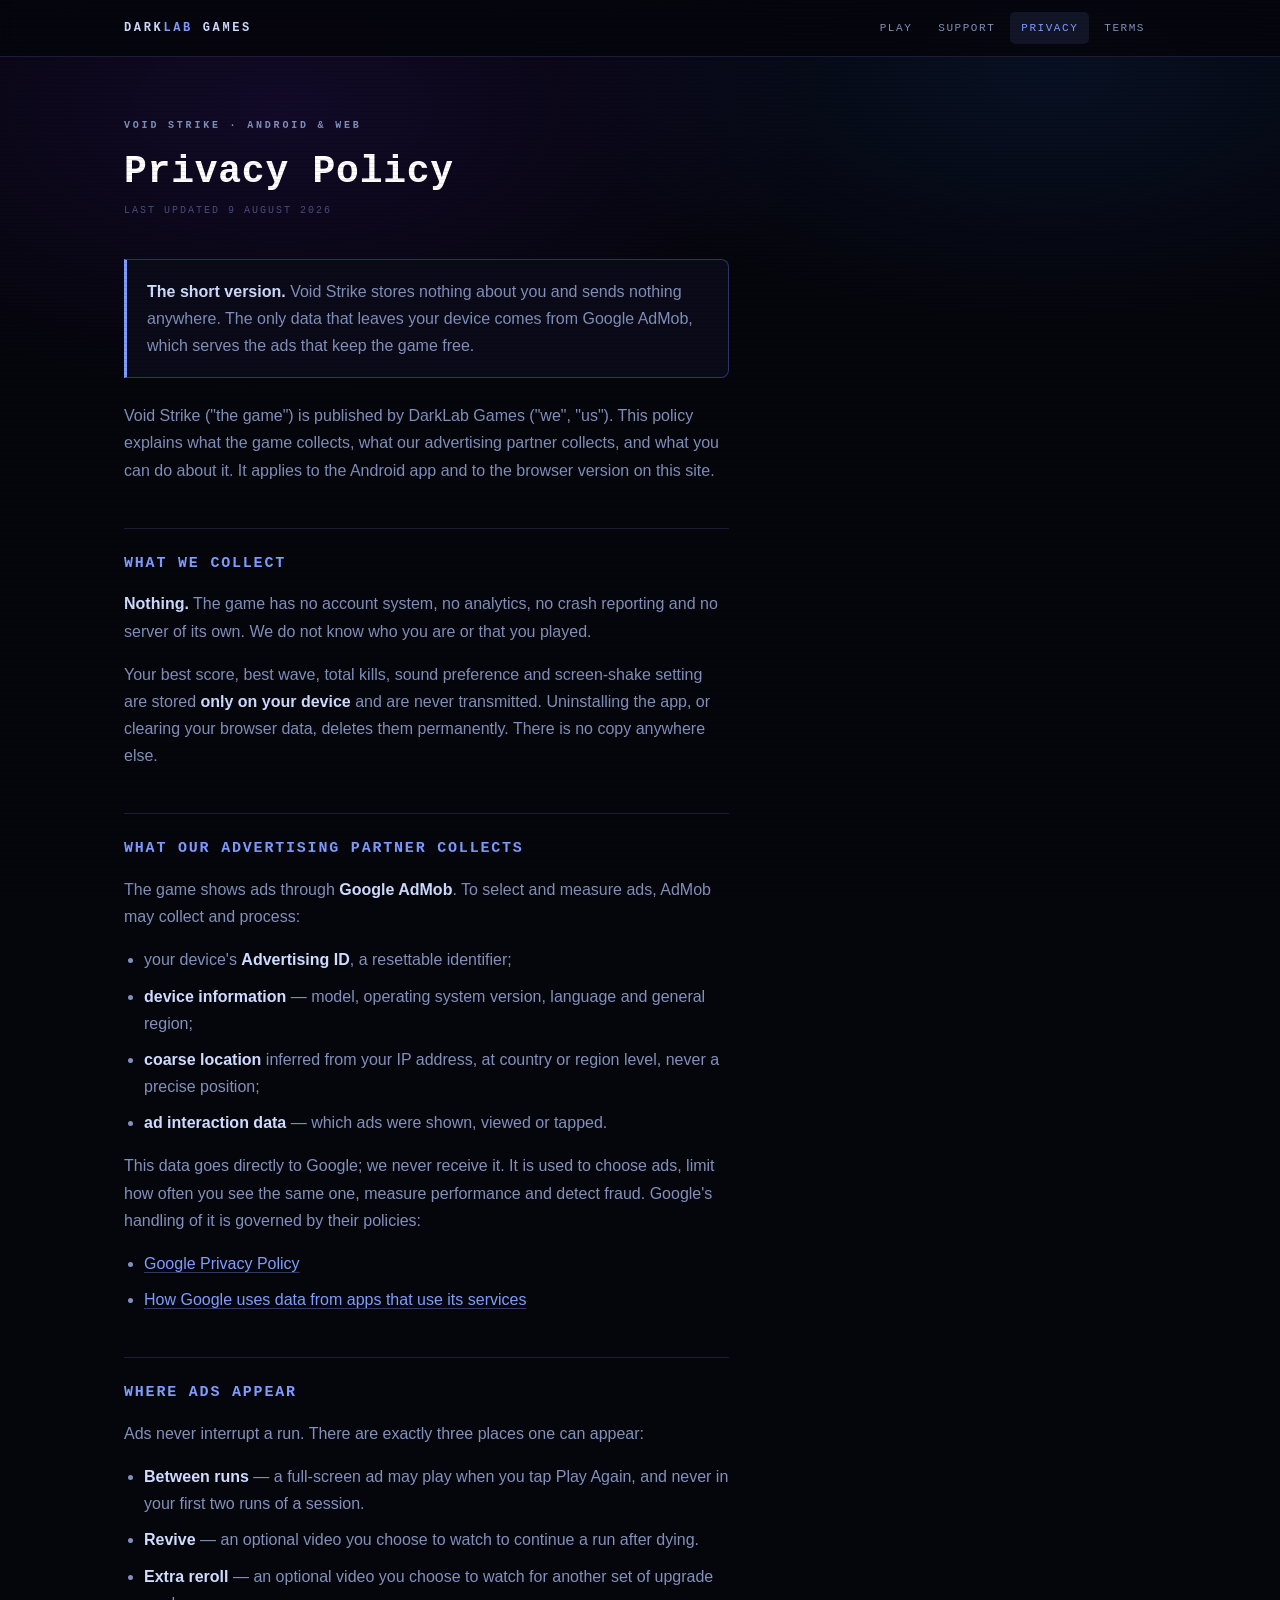
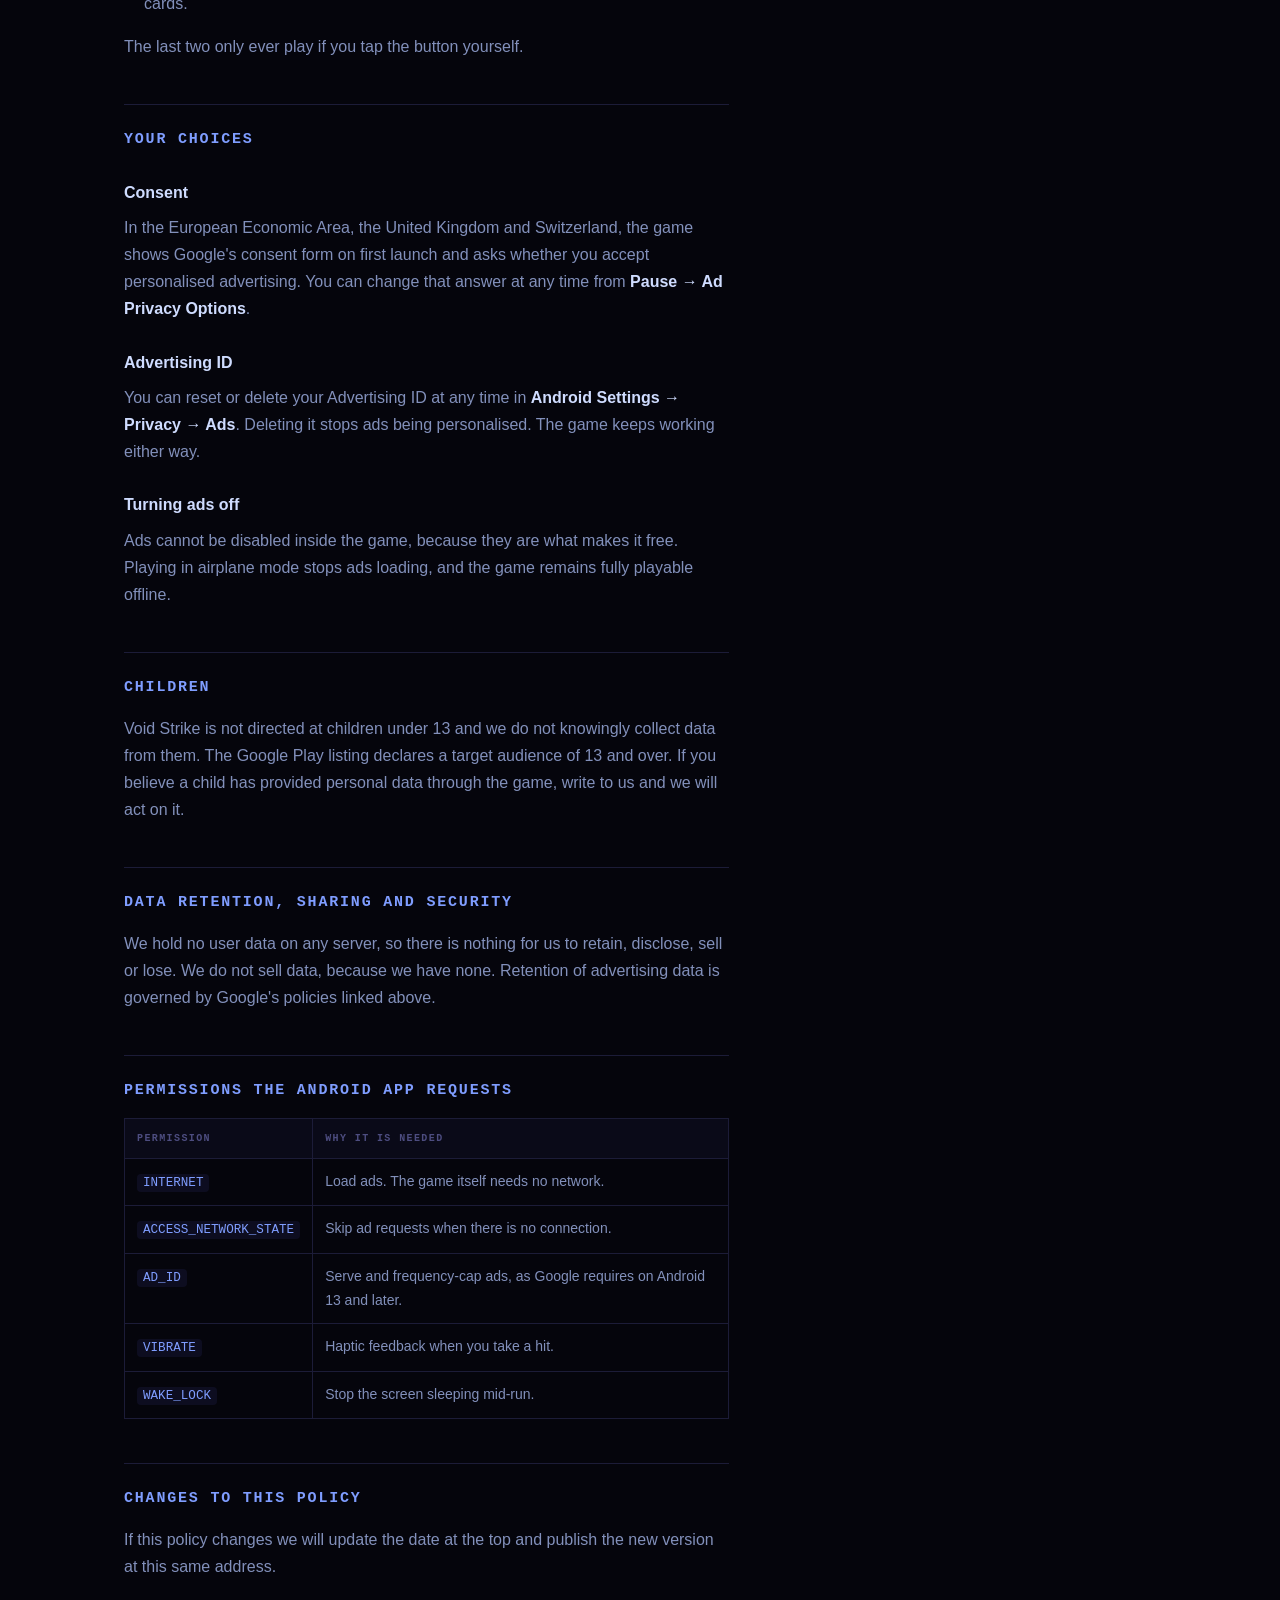
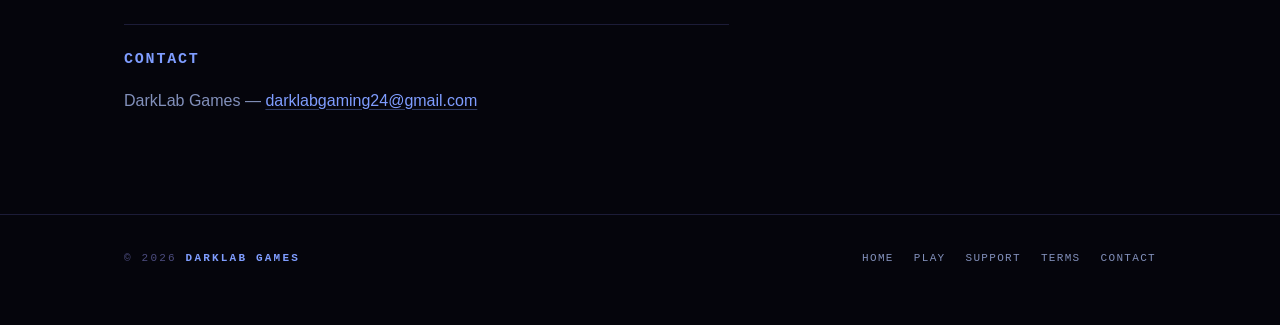
<file: privacy.html>
<!DOCTYPE html>
<html lang="en">
<head>
<meta charset="UTF-8">
<meta name="viewport" content="width=device-width,initial-scale=1">
<title>Privacy Policy — Void Strike — DarkLab Games</title>
<meta name="description" content="Privacy policy for Void Strike by DarkLab Games. The game collects nothing itself; Google AdMob collects advertising data to serve ads.">
<meta name="theme-color" content="#05050c">
<link rel="icon" href="assets/icon-256.png">
<link rel="stylesheet" href="assets/style.css">
</head>
<body>

<header class="bar">
  <div class="wrap">
    <a class="brand" href="./">DARK<b>LAB</b> GAMES</a>
    <nav>
      <a href="play/">Play</a>
      <a href="support.html">Support</a>
      <a href="privacy.html" aria-current="page">Privacy</a>
      <a href="terms.html">Terms</a>
    </nav>
  </div>
</header>

<main class="wrap">
  <article class="doc">
    <p class="lab">Void Strike · Android &amp; Web</p>
    <h1>Privacy Policy</h1>
    <p class="updated">Last updated 9 August 2026</p>

    <div class="callout">
      <p>
        <strong>The short version.</strong> Void Strike stores nothing about you and
        sends nothing anywhere. The only data that leaves your device comes from
        Google AdMob, which serves the ads that keep the game free.
      </p>
    </div>

    <p>
      Void Strike ("the game") is published by DarkLab Games ("we", "us"). This policy
      explains what the game collects, what our advertising partner collects, and what
      you can do about it. It applies to the Android app and to the browser version on
      this site.
    </p>

    <h2>What we collect</h2>
    <p>
      <strong>Nothing.</strong> The game has no account system, no analytics, no crash
      reporting and no server of its own. We do not know who you are or that you played.
    </p>
    <p>
      Your best score, best wave, total kills, sound preference and screen-shake setting
      are stored <strong>only on your device</strong> and are never transmitted.
      Uninstalling the app, or clearing your browser data, deletes them permanently.
      There is no copy anywhere else.
    </p>

    <h2>What our advertising partner collects</h2>
    <p>
      The game shows ads through <strong>Google AdMob</strong>. To select and measure
      ads, AdMob may collect and process:
    </p>
    <ul>
      <li>your device's <strong>Advertising ID</strong>, a resettable identifier;</li>
      <li><strong>device information</strong> — model, operating system version, language and general region;</li>
      <li><strong>coarse location</strong> inferred from your IP address, at country or region level, never a precise position;</li>
      <li><strong>ad interaction data</strong> — which ads were shown, viewed or tapped.</li>
    </ul>
    <p>
      This data goes directly to Google; we never receive it. It is used to choose ads,
      limit how often you see the same one, measure performance and detect fraud.
      Google's handling of it is governed by their policies:
    </p>
    <ul>
      <li><a href="https://policies.google.com/privacy" rel="noopener">Google Privacy Policy</a></li>
      <li><a href="https://policies.google.com/technologies/partner-sites" rel="noopener">How Google uses data from apps that use its services</a></li>
    </ul>

    <h2>Where ads appear</h2>
    <p>
      Ads never interrupt a run. There are exactly three places one can appear:
    </p>
    <ul>
      <li><strong>Between runs</strong> — a full-screen ad may play when you tap Play Again, and never in your first two runs of a session.</li>
      <li><strong>Revive</strong> — an optional video you choose to watch to continue a run after dying.</li>
      <li><strong>Extra reroll</strong> — an optional video you choose to watch for another set of upgrade cards.</li>
    </ul>
    <p>The last two only ever play if you tap the button yourself.</p>

    <h2>Your choices</h2>
    <h3>Consent</h3>
    <p>
      In the European Economic Area, the United Kingdom and Switzerland, the game shows
      Google's consent form on first launch and asks whether you accept personalised
      advertising. You can change that answer at any time from
      <strong>Pause → Ad Privacy Options</strong>.
    </p>
    <h3>Advertising ID</h3>
    <p>
      You can reset or delete your Advertising ID at any time in
      <strong>Android Settings → Privacy → Ads</strong>. Deleting it stops ads being
      personalised. The game keeps working either way.
    </p>
    <h3>Turning ads off</h3>
    <p>
      Ads cannot be disabled inside the game, because they are what makes it free.
      Playing in airplane mode stops ads loading, and the game remains fully playable
      offline.
    </p>

    <h2>Children</h2>
    <p>
      Void Strike is not directed at children under 13 and we do not knowingly collect
      data from them. The Google Play listing declares a target audience of 13 and over.
      If you believe a child has provided personal data through the game, write to us and
      we will act on it.
    </p>

    <h2>Data retention, sharing and security</h2>
    <p>
      We hold no user data on any server, so there is nothing for us to retain, disclose,
      sell or lose. We do not sell data, because we have none. Retention of advertising
      data is governed by Google's policies linked above.
    </p>

    <h2>Permissions the Android app requests</h2>
    <table>
      <thead><tr><th>Permission</th><th>Why it is needed</th></tr></thead>
      <tbody>
        <tr><td><code>INTERNET</code></td><td>Load ads. The game itself needs no network.</td></tr>
        <tr><td><code>ACCESS_NETWORK_STATE</code></td><td>Skip ad requests when there is no connection.</td></tr>
        <tr><td><code>AD_ID</code></td><td>Serve and frequency-cap ads, as Google requires on Android 13 and later.</td></tr>
        <tr><td><code>VIBRATE</code></td><td>Haptic feedback when you take a hit.</td></tr>
        <tr><td><code>WAKE_LOCK</code></td><td>Stop the screen sleeping mid-run.</td></tr>
      </tbody>
    </table>

    <h2>Changes to this policy</h2>
    <p>
      If this policy changes we will update the date at the top and publish the new
      version at this same address.
    </p>

    <h2>Contact</h2>
    <p>
      DarkLab Games — <a href="mailto:darklabgaming24@gmail.com">darklabgaming24@gmail.com</a>
    </p>
  </article>
</main>

<footer class="foot">
  <div class="wrap">
    <div class="sig">&copy; 2026 <b>DarkLab Games</b></div>
    <nav>
      <a href="./">Home</a>
      <a href="play/">Play</a>
      <a href="support.html">Support</a>
      <a href="terms.html">Terms</a>
      <a href="mailto:darklabgaming24@gmail.com">Contact</a>
    </nav>
  </div>
</footer>

</body>
</html>
</file>
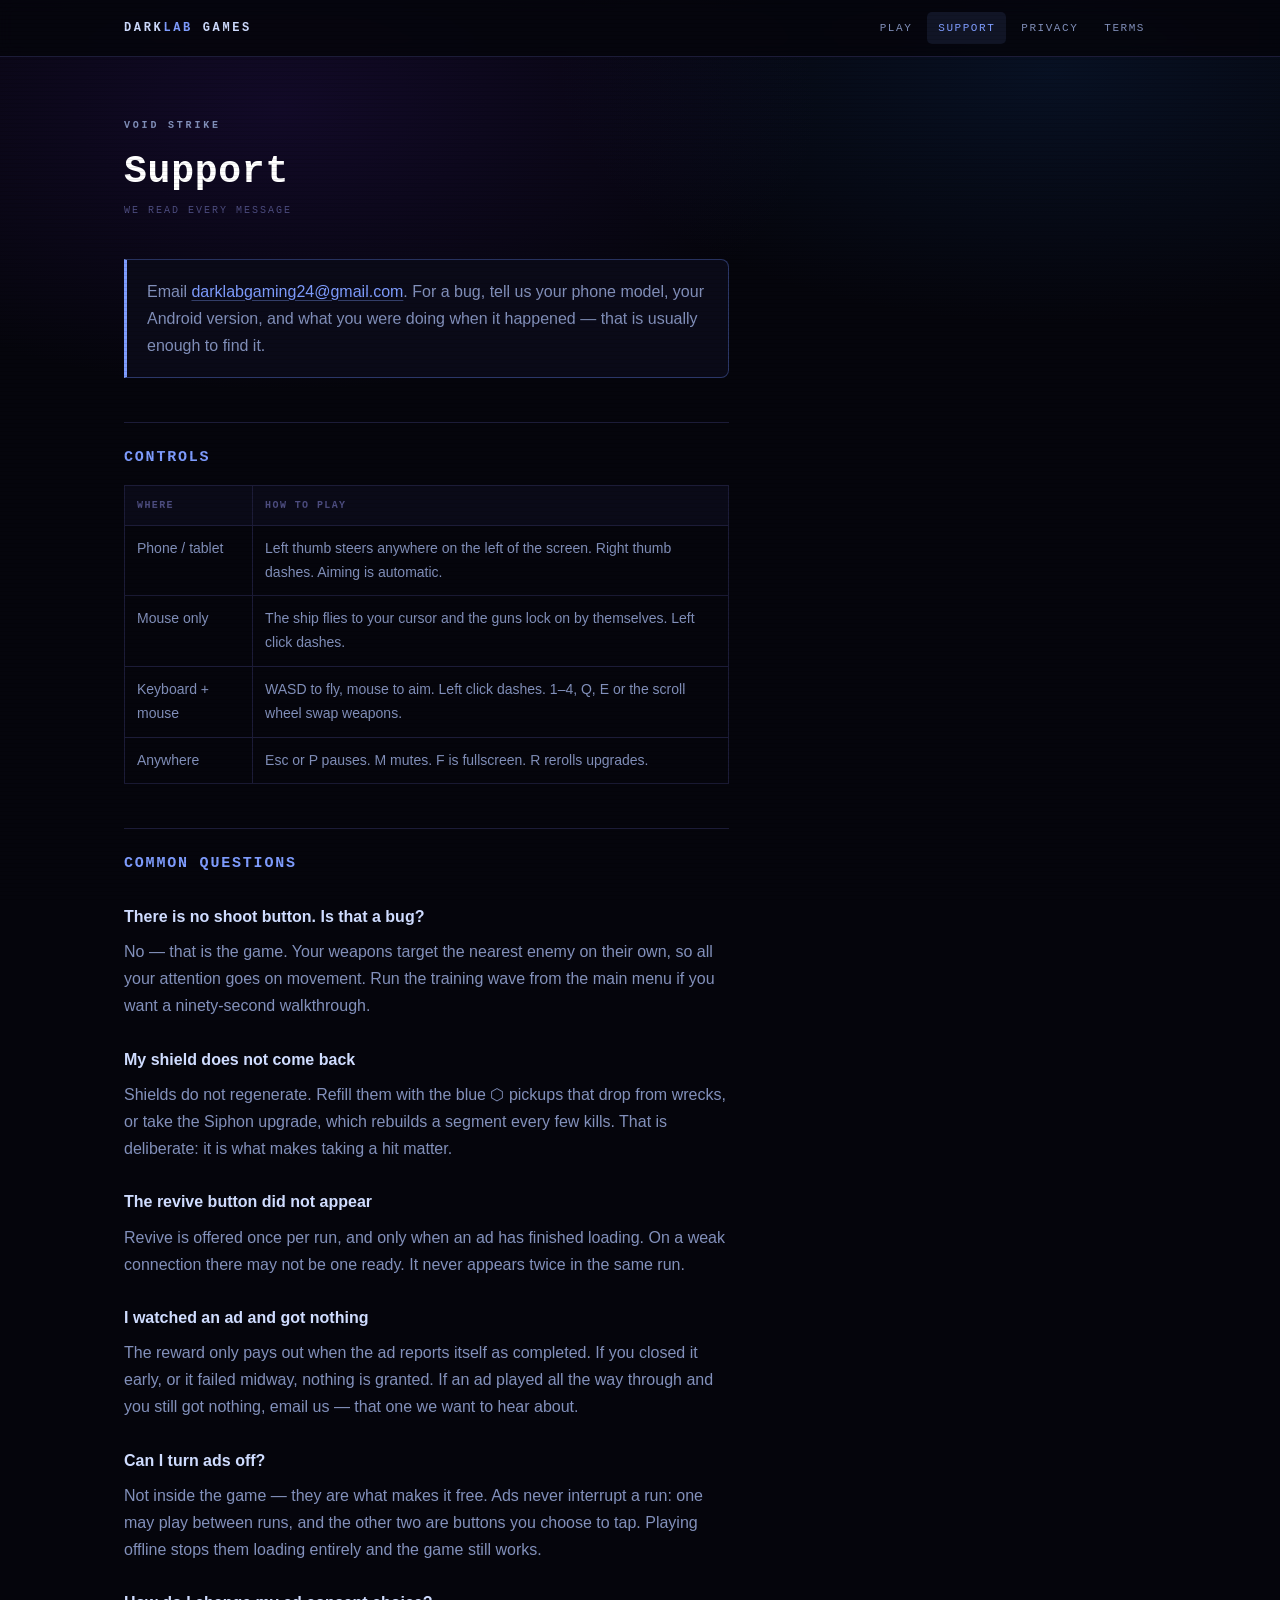
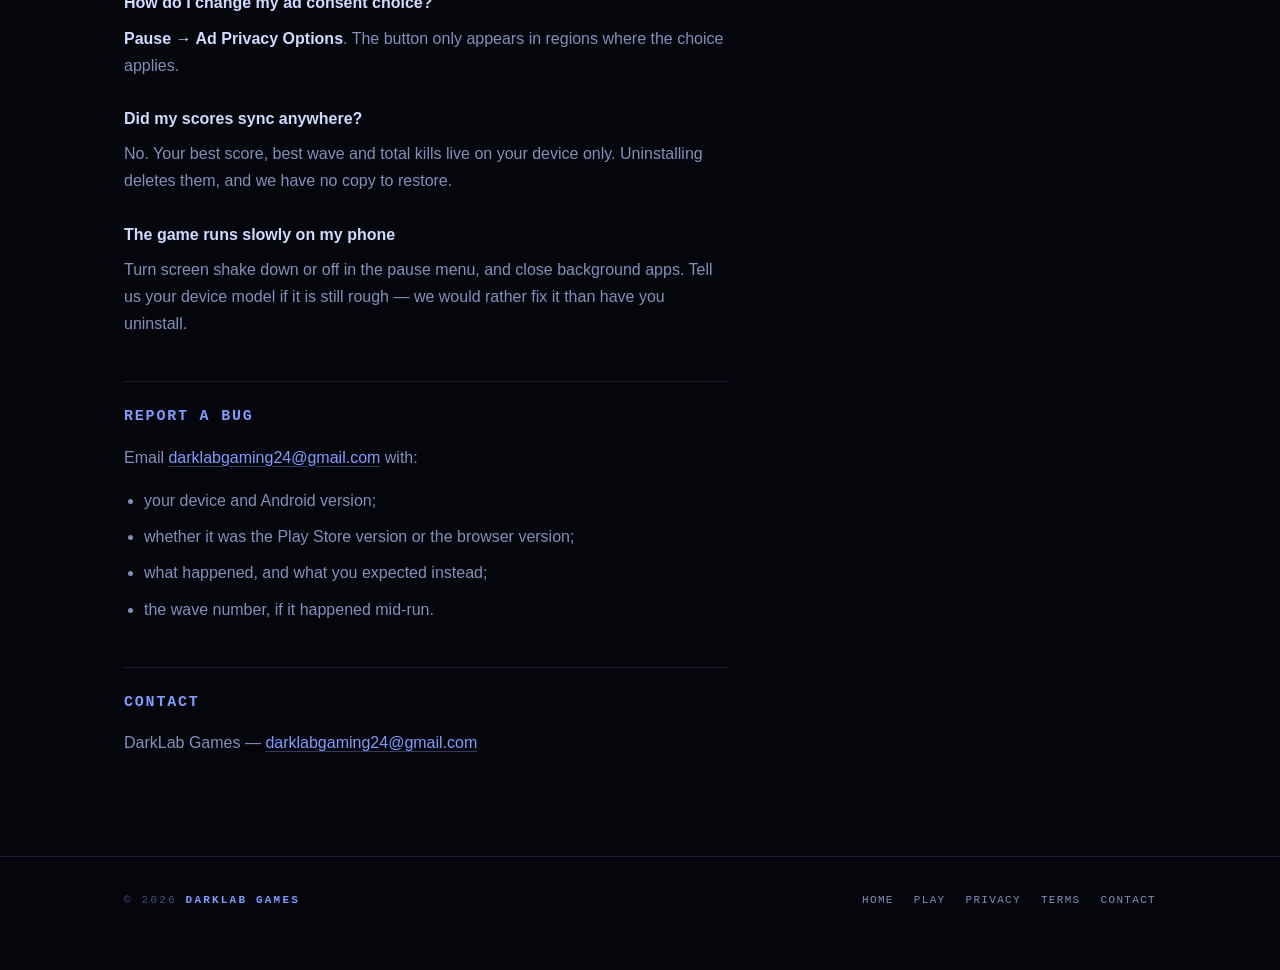
<file: support.html>
<!DOCTYPE html>
<html lang="en">
<head>
<meta charset="UTF-8">
<meta name="viewport" content="width=device-width,initial-scale=1">
<title>Support — Void Strike — DarkLab Games</title>
<meta name="description" content="Help and contact for Void Strike by DarkLab Games. Controls, common questions, and how to report a bug.">
<meta name="theme-color" content="#05050c">
<link rel="icon" href="assets/icon-256.png">
<link rel="stylesheet" href="assets/style.css">
</head>
<body>

<header class="bar">
  <div class="wrap">
    <a class="brand" href="./">DARK<b>LAB</b> GAMES</a>
    <nav>
      <a href="play/">Play</a>
      <a href="support.html" aria-current="page">Support</a>
      <a href="privacy.html">Privacy</a>
      <a href="terms.html">Terms</a>
    </nav>
  </div>
</header>

<main class="wrap">
  <article class="doc">
    <p class="lab">Void Strike</p>
    <h1>Support</h1>
    <p class="updated">We read every message</p>

    <div class="callout">
      <p>
        Email <a href="mailto:darklabgaming24@gmail.com">darklabgaming24@gmail.com</a>.
        For a bug, tell us your phone model, your Android version, and what you were
        doing when it happened — that is usually enough to find it.
      </p>
    </div>

    <h2>Controls</h2>
    <table>
      <thead><tr><th>Where</th><th>How to play</th></tr></thead>
      <tbody>
        <tr><td>Phone / tablet</td><td>Left thumb steers anywhere on the left of the screen. Right thumb dashes. Aiming is automatic.</td></tr>
        <tr><td>Mouse only</td><td>The ship flies to your cursor and the guns lock on by themselves. Left click dashes.</td></tr>
        <tr><td>Keyboard + mouse</td><td>WASD to fly, mouse to aim. Left click dashes. 1–4, Q, E or the scroll wheel swap weapons.</td></tr>
        <tr><td>Anywhere</td><td>Esc or P pauses. M mutes. F is fullscreen. R rerolls upgrades.</td></tr>
      </tbody>
    </table>

    <h2>Common questions</h2>

    <h3>There is no shoot button. Is that a bug?</h3>
    <p>
      No — that is the game. Your weapons target the nearest enemy on their own, so all
      your attention goes on movement. Run the training wave from the main menu if you
      want a ninety-second walkthrough.
    </p>

    <h3>My shield does not come back</h3>
    <p>
      Shields do not regenerate. Refill them with the blue ⬡ pickups that drop from
      wrecks, or take the Siphon upgrade, which rebuilds a segment every few kills.
      That is deliberate: it is what makes taking a hit matter.
    </p>

    <h3>The revive button did not appear</h3>
    <p>
      Revive is offered once per run, and only when an ad has finished loading. On a
      weak connection there may not be one ready. It never appears twice in the same run.
    </p>

    <h3>I watched an ad and got nothing</h3>
    <p>
      The reward only pays out when the ad reports itself as completed. If you closed it
      early, or it failed midway, nothing is granted. If an ad played all the way through
      and you still got nothing, email us — that one we want to hear about.
    </p>

    <h3>Can I turn ads off?</h3>
    <p>
      Not inside the game — they are what makes it free. Ads never interrupt a run:
      one may play between runs, and the other two are buttons you choose to tap.
      Playing offline stops them loading entirely and the game still works.
    </p>

    <h3>How do I change my ad consent choice?</h3>
    <p>
      <strong>Pause → Ad Privacy Options</strong>. The button only appears in regions
      where the choice applies.
    </p>

    <h3>Did my scores sync anywhere?</h3>
    <p>
      No. Your best score, best wave and total kills live on your device only.
      Uninstalling deletes them, and we have no copy to restore.
    </p>

    <h3>The game runs slowly on my phone</h3>
    <p>
      Turn screen shake down or off in the pause menu, and close background apps. Tell us
      your device model if it is still rough — we would rather fix it than have you
      uninstall.
    </p>

    <h2>Report a bug</h2>
    <p>
      Email <a href="mailto:darklabgaming24@gmail.com">darklabgaming24@gmail.com</a> with:
    </p>
    <ul>
      <li>your device and Android version;</li>
      <li>whether it was the Play Store version or the browser version;</li>
      <li>what happened, and what you expected instead;</li>
      <li>the wave number, if it happened mid-run.</li>
    </ul>

    <h2>Contact</h2>
    <p>
      DarkLab Games — <a href="mailto:darklabgaming24@gmail.com">darklabgaming24@gmail.com</a>
    </p>
  </article>
</main>

<footer class="foot">
  <div class="wrap">
    <div class="sig">&copy; 2026 <b>DarkLab Games</b></div>
    <nav>
      <a href="./">Home</a>
      <a href="play/">Play</a>
      <a href="privacy.html">Privacy</a>
      <a href="terms.html">Terms</a>
      <a href="mailto:darklabgaming24@gmail.com">Contact</a>
    </nav>
  </div>
</footer>

</body>
</html>
</file>
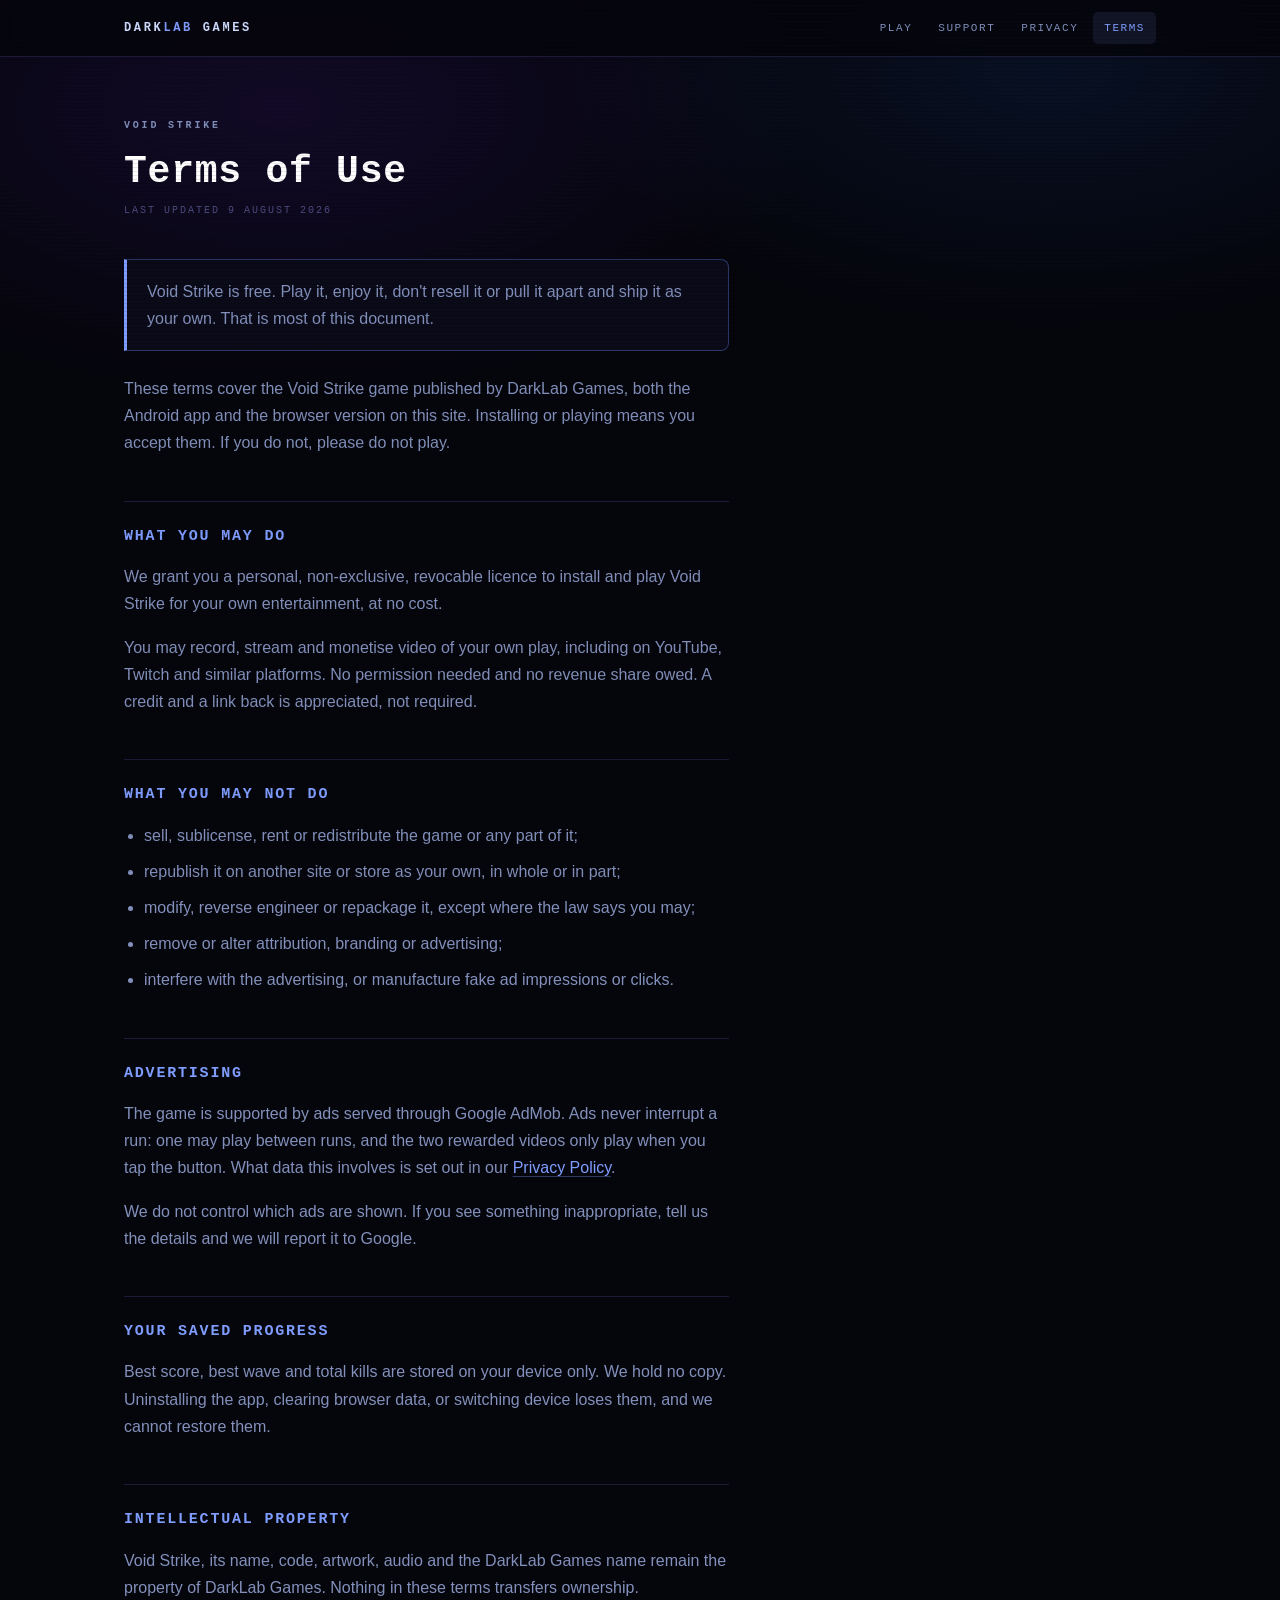
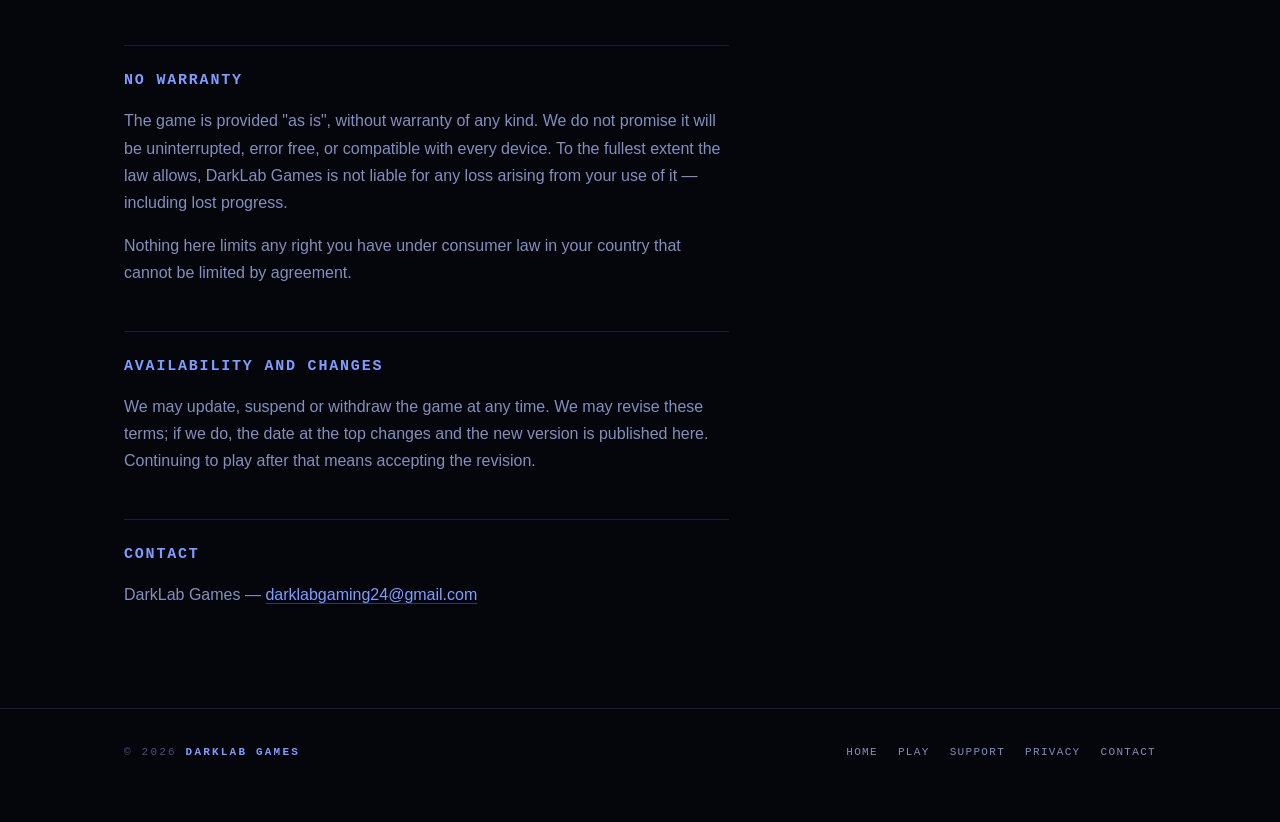
<file: terms.html>
<!DOCTYPE html>
<html lang="en">
<head>
<meta charset="UTF-8">
<meta name="viewport" content="width=device-width,initial-scale=1">
<title>Terms of Use — Void Strike — DarkLab Games</title>
<meta name="description" content="Terms of use for Void Strike by DarkLab Games.">
<meta name="theme-color" content="#05050c">
<link rel="icon" href="assets/icon-256.png">
<link rel="stylesheet" href="assets/style.css">
</head>
<body>

<header class="bar">
  <div class="wrap">
    <a class="brand" href="./">DARK<b>LAB</b> GAMES</a>
    <nav>
      <a href="play/">Play</a>
      <a href="support.html">Support</a>
      <a href="privacy.html">Privacy</a>
      <a href="terms.html" aria-current="page">Terms</a>
    </nav>
  </div>
</header>

<main class="wrap">
  <article class="doc">
    <p class="lab">Void Strike</p>
    <h1>Terms of Use</h1>
    <p class="updated">Last updated 9 August 2026</p>

    <div class="callout">
      <p>
        Void Strike is free. Play it, enjoy it, don't resell it or pull it apart and
        ship it as your own. That is most of this document.
      </p>
    </div>

    <p>
      These terms cover the Void Strike game published by DarkLab Games, both the Android
      app and the browser version on this site. Installing or playing means you accept
      them. If you do not, please do not play.
    </p>

    <h2>What you may do</h2>
    <p>
      We grant you a personal, non-exclusive, revocable licence to install and play
      Void Strike for your own entertainment, at no cost.
    </p>
    <p>
      You may record, stream and monetise video of your own play, including on YouTube,
      Twitch and similar platforms. No permission needed and no revenue share owed.
      A credit and a link back is appreciated, not required.
    </p>

    <h2>What you may not do</h2>
    <ul>
      <li>sell, sublicense, rent or redistribute the game or any part of it;</li>
      <li>republish it on another site or store as your own, in whole or in part;</li>
      <li>modify, reverse engineer or repackage it, except where the law says you may;</li>
      <li>remove or alter attribution, branding or advertising;</li>
      <li>interfere with the advertising, or manufacture fake ad impressions or clicks.</li>
    </ul>

    <h2>Advertising</h2>
    <p>
      The game is supported by ads served through Google AdMob. Ads never interrupt a
      run: one may play between runs, and the two rewarded videos only play when you tap
      the button. What data this involves is set out in our
      <a href="privacy.html">Privacy Policy</a>.
    </p>
    <p>
      We do not control which ads are shown. If you see something inappropriate, tell us
      the details and we will report it to Google.
    </p>

    <h2>Your saved progress</h2>
    <p>
      Best score, best wave and total kills are stored on your device only. We hold no
      copy. Uninstalling the app, clearing browser data, or switching device loses them,
      and we cannot restore them.
    </p>

    <h2>Intellectual property</h2>
    <p>
      Void Strike, its name, code, artwork, audio and the DarkLab Games name remain the
      property of DarkLab Games. Nothing in these terms transfers ownership.
    </p>

    <h2>No warranty</h2>
    <p>
      The game is provided "as is", without warranty of any kind. We do not promise it
      will be uninterrupted, error free, or compatible with every device. To the fullest
      extent the law allows, DarkLab Games is not liable for any loss arising from your
      use of it — including lost progress.
    </p>
    <p>
      Nothing here limits any right you have under consumer law in your country that
      cannot be limited by agreement.
    </p>

    <h2>Availability and changes</h2>
    <p>
      We may update, suspend or withdraw the game at any time. We may revise these terms;
      if we do, the date at the top changes and the new version is published here.
      Continuing to play after that means accepting the revision.
    </p>

    <h2>Contact</h2>
    <p>
      DarkLab Games — <a href="mailto:darklabgaming24@gmail.com">darklabgaming24@gmail.com</a>
    </p>
  </article>
</main>

<footer class="foot">
  <div class="wrap">
    <div class="sig">&copy; 2026 <b>DarkLab Games</b></div>
    <nav>
      <a href="./">Home</a>
      <a href="play/">Play</a>
      <a href="support.html">Support</a>
      <a href="privacy.html">Privacy</a>
      <a href="mailto:darklabgaming24@gmail.com">Contact</a>
    </nav>
  </div>
</footer>

</body>
</html>
</file>
<file: assets/style.css>
/* ═══════════════════════════════════════════════════════════════════════
   DarkLab Games — shared styles
   Palette and typographic idiom lifted from Void Strike itself: the tiny
   letter-spaced HUD label above a large value is the game's own device, so
   it does the structural work here too.
   ═══════════════════════════════════════════════════════════════════════ */

:root{
  --void:      #05050c;
  --panel:     #0a0a18;
  --panel-2:   #0d0d20;
  --edge:      #1c1c38;
  --edge-lit:  #2b3768;
  --ink:       #cfdcff;
  --dim:       #8290bb;
  --label:     #4d4d80;
  --blue:      #7f9dff;
  --blue-hot:  #a8bcff;
  --gold:      #ffd23f;

  --mono: ui-monospace, "SF Mono", "Cascadia Mono", "JetBrains Mono", Menlo, Consolas, monospace;
  --sans: ui-sans-serif, -apple-system, BlinkMacSystemFont, "Segoe UI", Roboto, Inter, sans-serif;

  --page: 1080px;
  --read: 68ch;
}

*{ box-sizing: border-box; }

html{ -webkit-text-size-adjust: 100%; }

body{
  margin: 0;
  background: var(--void);
  color: var(--ink);
  font-family: var(--sans);
  font-size: 16px;
  line-height: 1.7;
  /* the game's nebula, held far back so text stays readable */
  background-image:
    radial-gradient(ellipse 60% 45% at 22% 12%, rgba(70,30,150,.20), transparent 70%),
    radial-gradient(ellipse 55% 40% at 82% 8%,  rgba(20,70,140,.18), transparent 70%);
  background-repeat: no-repeat;
  background-attachment: fixed;
}

/* The scanline veil — Void Strike's #scan overlay, one-to-one. This is the
   page's signature, so nothing else competes with it. */
body::after{
  content: "";
  position: fixed; inset: 0; z-index: 100; pointer-events: none;
  background: repeating-linear-gradient(0deg,
    rgba(0,0,0,.20) 0px, rgba(0,0,0,.20) 1px, transparent 1px, transparent 4px);
  opacity: .45;
}

a{ color: var(--blue); text-decoration-color: rgba(127,157,255,.35); text-underline-offset: 3px; }
a:hover{ color: var(--blue-hot); text-decoration-color: currentColor; }
:focus-visible{ outline: 2px solid var(--blue); outline-offset: 3px; border-radius: 2px; }

img{ max-width: 100%; height: auto; display: block; }

.wrap{ width: 100%; max-width: var(--page); margin: 0 auto; padding: 0 24px; }

/* ── HUD label: the recurring structural device ───────────────────────── */
.lab{
  font-family: var(--mono);
  font-size: 10px; font-weight: 700;
  letter-spacing: .28em; text-transform: uppercase;
  color: var(--label);
  margin: 0 0 10px;
}

/* ── top bar ──────────────────────────────────────────────────────────── */
.bar{
  position: sticky; top: 0; z-index: 50;
  background: rgba(5,5,12,.86);
  backdrop-filter: blur(8px);
  border-bottom: 1px solid var(--edge);
}
.bar .wrap{ display: flex; align-items: center; gap: 20px; height: 56px; }
.brand{
  font-family: var(--mono); font-weight: 800; font-size: 12px;
  letter-spacing: .22em; text-transform: uppercase;
  color: var(--ink); text-decoration: none; white-space: nowrap;
}
.brand b{ color: var(--blue); font-weight: 800; }
.bar nav{ margin-left: auto; display: flex; gap: 4px; flex-wrap: wrap; }
.bar nav a{
  font-family: var(--mono); font-size: 11px; letter-spacing: .14em;
  text-transform: uppercase; color: var(--dim); text-decoration: none;
  padding: 7px 11px; border-radius: 5px;
}
.bar nav a:hover{ color: var(--ink); background: rgba(127,157,255,.10); }
.bar nav a[aria-current="page"]{ color: var(--blue); background: rgba(127,157,255,.10); }

/* ── hero ─────────────────────────────────────────────────────────────── */
.hero{ padding: 76px 0 8px; }
.title{
  font-family: var(--mono);
  font-weight: 800;
  font-size: clamp(38px, 8.5vw, 84px);
  letter-spacing: clamp(2px, .055em, 10px);
  line-height: .98;
  margin: 0;
  color: #fff;
  text-shadow: 0 0 42px rgba(110,150,255,.55);
}
.title span{ color: var(--blue); }
.tagline{
  font-family: var(--mono); font-size: clamp(10px, 1.6vw, 13px);
  letter-spacing: .42em; text-transform: uppercase;
  color: var(--label); margin: 16px 0 0;
}
.pitch{
  max-width: 54ch; margin: 26px 0 0;
  font-size: clamp(16px, 2vw, 19px); line-height: 1.65; color: var(--dim);
}
.pitch strong{ color: var(--ink); font-weight: 600; }

/* ── CRT screen: the one bold element ─────────────────────────────────── */
.crt{
  position: relative; margin: 40px 0 0;
  border: 1px solid var(--edge-lit); border-radius: 10px;
  background: #000; overflow: hidden;
  box-shadow: 0 0 0 1px rgba(0,0,0,.6), 0 30px 90px -30px rgba(60,100,255,.45);
  aspect-ratio: 16 / 9;
}
.crt::after{                       /* vignette, matching the game's #vig */
  content: ""; position: absolute; inset: 0; pointer-events: none; z-index: 3;
  background: radial-gradient(ellipse at center, transparent 52%, rgba(0,0,0,.62) 100%);
}
.crt img, .crt iframe{ position: absolute; inset: 0; width: 100%; height: 100%; border: 0; }
.crt img{ object-fit: cover; }

.crt-play{
  position: absolute; inset: 0; z-index: 4;
  display: flex; flex-direction: column; align-items: center; justify-content: center; gap: 14px;
  /* the poster behind this is deliberately chaotic, so the scrim has to carry
     the label — anything lighter and the text disappears into the bullet hell */
  background: radial-gradient(ellipse at center, rgba(5,5,12,.62), rgba(5,5,12,.90));
  border: 0; cursor: pointer; width: 100%; color: #fff;
  font-family: var(--mono); font-size: 13px; font-weight: 700;
  letter-spacing: .26em; text-transform: uppercase;
  text-shadow: 0 2px 14px rgba(0,0,0,.9);
  transition: background .2s;
}
.crt-play:hover{ background: radial-gradient(ellipse at center, rgba(5,5,12,.42), rgba(5,5,12,.82)); }
.crt-play .disc{
  width: 74px; height: 74px; border-radius: 50%;
  border: 2px solid var(--gold); color: var(--gold);
  display: grid; place-items: center; font-size: 26px; line-height: 1;
  background: rgba(255,210,63,.08);
  box-shadow: 0 0 34px rgba(255,180,40,.35);
  transition: transform .2s, box-shadow .2s;
}
.crt-play:hover .disc{ transform: scale(1.07); box-shadow: 0 0 48px rgba(255,180,40,.55); }
.crt-note{
  font-family: var(--mono); font-size: 10px; letter-spacing: .2em;
  color: var(--label); text-transform: uppercase; margin: 10px 0 0;
}

/* ── stat strip: real facts, in the game's HUD idiom ──────────────────── */
.stats{
  display: grid; grid-template-columns: repeat(5, 1fr);
  gap: 1px; margin: 64px 0 0;
  background: var(--edge); border: 1px solid var(--edge); border-radius: 8px; overflow: hidden;
}
.stat{ background: var(--panel); padding: 20px 16px; }
.stat .v{
  font-family: var(--mono); font-weight: 800;
  font-size: clamp(20px, 3vw, 30px); color: var(--blue-hot); line-height: 1;
}
.stat .k{
  font-family: var(--mono); font-size: 9px; letter-spacing: .2em;
  text-transform: uppercase; color: var(--label); margin-top: 8px;
}

/* ── sections ─────────────────────────────────────────────────────────── */
.section{ padding: 76px 0 0; }
.h2{
  font-family: var(--mono); font-weight: 800;
  font-size: clamp(19px, 3vw, 26px); letter-spacing: .04em;
  color: #fff; margin: 0 0 18px;
}
.body-copy{ max-width: var(--read); color: var(--dim); }
.body-copy p{ margin: 0 0 16px; }
.body-copy strong{ color: var(--ink); font-weight: 600; }

/* feature list — the game's four pillars, not a numbered sequence */
.feats{ list-style: none; padding: 0; margin: 0; display: grid; gap: 1px;
  grid-template-columns: repeat(auto-fit, minmax(250px, 1fr));
  background: var(--edge); border: 1px solid var(--edge); border-radius: 8px; overflow: hidden; }
.feats li{ background: var(--panel); padding: 24px 22px; }
.feats h3{
  font-family: var(--mono); font-size: 12px; font-weight: 800;
  letter-spacing: .16em; text-transform: uppercase; color: var(--blue);
  margin: 0 0 10px;
}
.feats p{ margin: 0; font-size: 15px; line-height: 1.65; color: var(--dim); }

/* gallery */
.shots{ display: grid; gap: 14px; grid-template-columns: repeat(auto-fit, minmax(320px, 1fr)); }
.shots img{ border: 1px solid var(--edge); border-radius: 8px; }

/* ── buttons ──────────────────────────────────────────────────────────── */
.actions{ display: flex; flex-wrap: wrap; gap: 12px; margin: 30px 0 0; }
.btn{
  display: inline-flex; align-items: center; gap: 9px;
  font-family: var(--mono); font-size: 12px; font-weight: 700;
  letter-spacing: .16em; text-transform: uppercase; text-decoration: none;
  padding: 14px 24px; border-radius: 6px;
  border: 1px solid var(--edge-lit); color: var(--ink); background: transparent;
  transition: border-color .16s, background .16s, color .16s, transform .16s;
}
.btn:hover{ border-color: var(--blue); background: rgba(127,157,255,.10);
  color: #fff; transform: translateY(-1px); }
.btn-primary{ border-color: rgba(255,210,63,.55); color: var(--gold);
  background: rgba(255,210,63,.07); }
.btn-primary:hover{ border-color: var(--gold); background: rgba(255,210,63,.15);
  color: var(--gold); box-shadow: 0 0 26px rgba(255,180,40,.22); }

/* ── legal / document pages ───────────────────────────────────────────── */
.doc{ padding: 60px 0 0; max-width: var(--read); }
.doc h1{
  font-family: var(--mono); font-weight: 800;
  font-size: clamp(26px, 4.5vw, 38px); letter-spacing: .02em;
  color: #fff; margin: 0 0 8px; line-height: 1.15;
}
.doc .updated{
  font-family: var(--mono); font-size: 10px; letter-spacing: .2em;
  text-transform: uppercase; color: var(--label); margin: 0 0 40px;
}
.doc h2{
  font-family: var(--mono); font-weight: 800; font-size: 15px;
  letter-spacing: .12em; text-transform: uppercase; color: var(--blue);
  margin: 44px 0 14px; padding-top: 22px; border-top: 1px solid var(--edge);
}
.doc h3{ font-size: 16px; font-weight: 650; color: var(--ink); margin: 26px 0 8px; }
.doc p, .doc li{ color: var(--dim); }
.doc p{ margin: 0 0 16px; }
.doc ul{ margin: 0 0 16px; padding-left: 20px; }
.doc li{ margin: 0 0 9px; }
.doc strong{ color: var(--ink); font-weight: 600; }
.doc table{ width: 100%; border-collapse: collapse; margin: 0 0 20px; font-size: 14px; }
.doc th, .doc td{ text-align: left; padding: 11px 12px; border: 1px solid var(--edge);
  vertical-align: top; }
.doc th{ font-family: var(--mono); font-size: 10px; letter-spacing: .14em;
  text-transform: uppercase; color: var(--label); background: var(--panel); font-weight: 700; }
.doc td{ color: var(--dim); }
.doc code{ font-family: var(--mono); font-size: .9em; color: var(--blue);
  background: var(--panel-2); padding: 2px 6px; border-radius: 4px; }
.callout{
  border: 1px solid var(--edge-lit); border-left: 3px solid var(--blue);
  background: var(--panel); border-radius: 0 8px 8px 0;
  padding: 18px 20px; margin: 0 0 24px;
}
.callout p:last-child{ margin-bottom: 0; }

/* ── footer ───────────────────────────────────────────────────────────── */
.foot{ margin-top: 100px; border-top: 1px solid var(--edge); padding: 34px 0 60px; }
.foot .wrap{ display: flex; flex-wrap: wrap; gap: 18px 32px; align-items: baseline; }
.foot .sig{
  font-family: var(--mono); font-size: 11px; letter-spacing: .2em;
  text-transform: uppercase; color: var(--label);
}
.foot .sig b{ color: var(--blue); font-weight: 800; }
.foot nav{ margin-left: auto; display: flex; gap: 20px; flex-wrap: wrap; }
.foot nav a{
  font-family: var(--mono); font-size: 11px; letter-spacing: .12em;
  text-transform: uppercase; color: var(--dim); text-decoration: none;
}
.foot nav a:hover{ color: var(--blue); }

@media (max-width: 720px){
  .stats{ grid-template-columns: repeat(2, 1fr); }
  .hero{ padding-top: 48px; }
  .section{ padding-top: 56px; }
  .bar .wrap{ height: auto; padding-top: 10px; padding-bottom: 10px; flex-wrap: wrap; }
  .bar nav{ width: 100%; margin-left: 0; }
}

@media (prefers-reduced-motion: reduce){
  *{ animation: none !important; transition: none !important; }
  .btn:hover{ transform: none; }
  .crt-play:hover .disc{ transform: none; }
}
</file>
